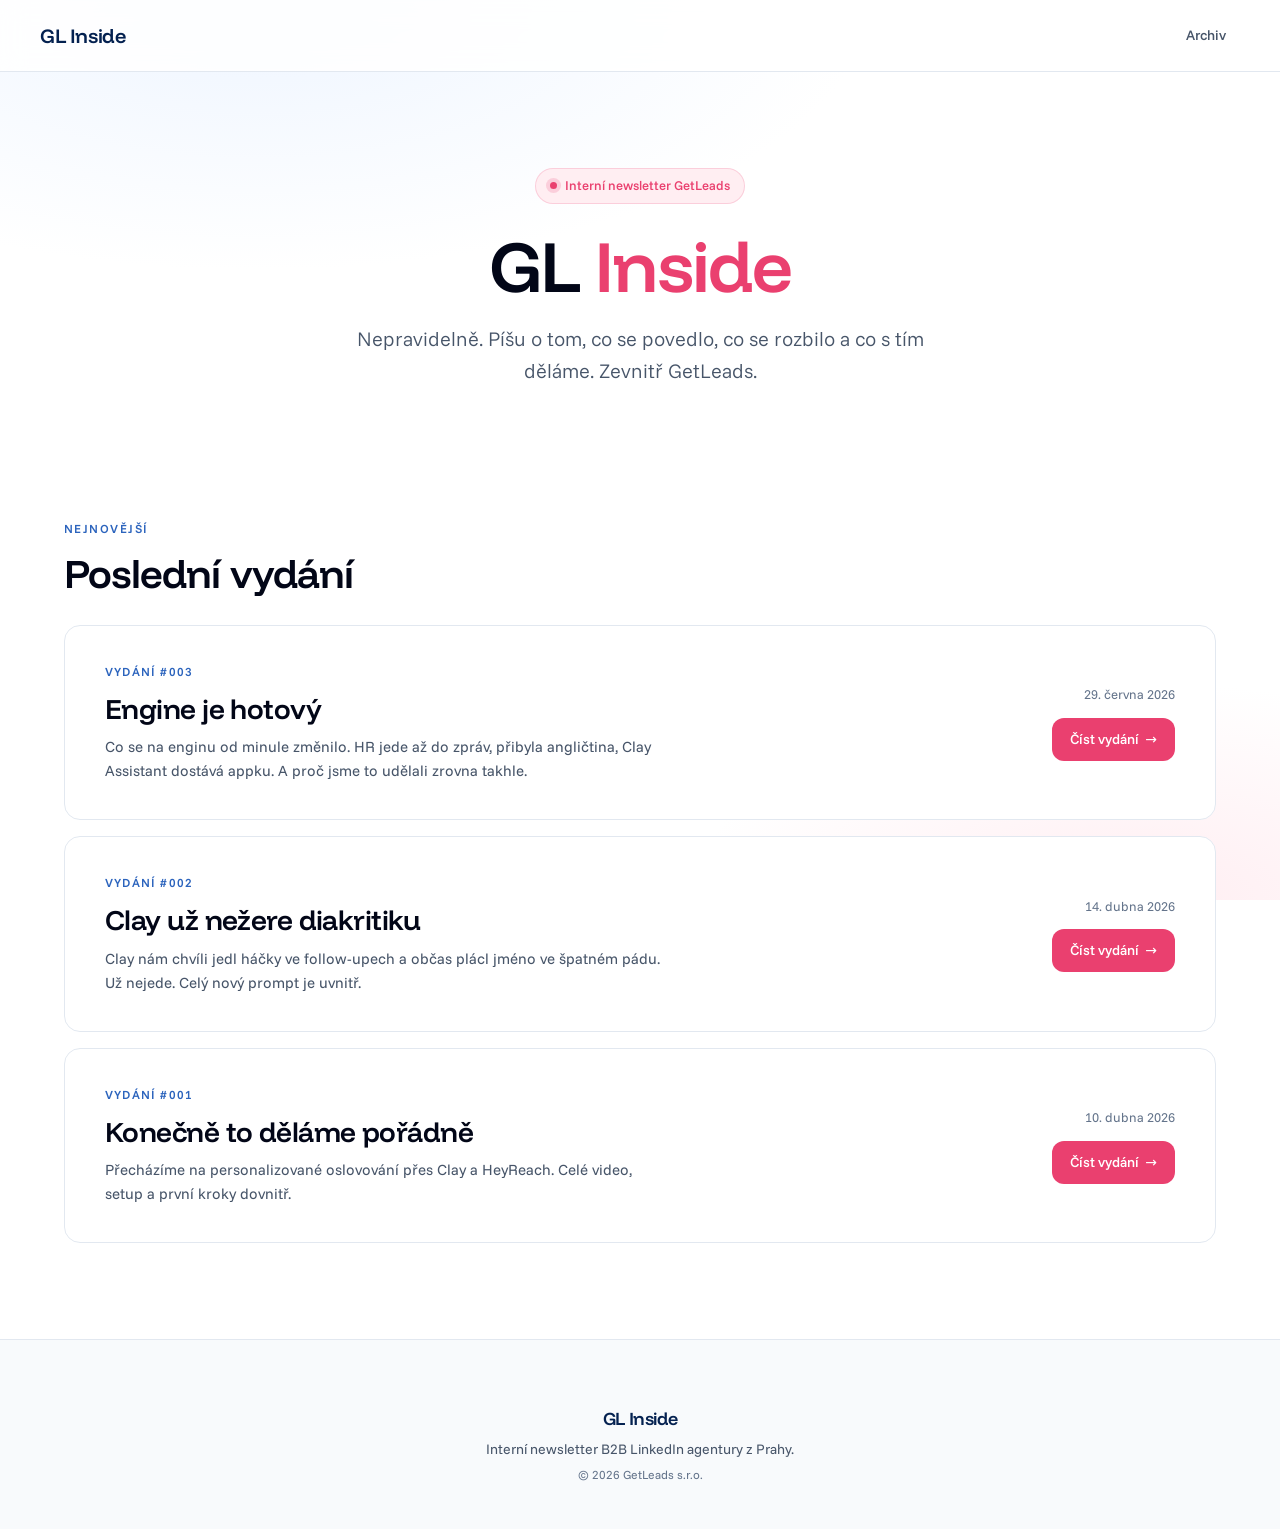
<file: index.html>
<!DOCTYPE html>
<html lang="cs">
<head>
  <meta charset="UTF-8">
  <meta name="viewport" content="width=device-width, initial-scale=1.0">
  <title>GL Inside - Newsletter Archív</title>
  <link rel="stylesheet" href="css/style.css">
</head>
<body>

  <!-- Background -->
  <div class="bg-canvas"></div>

  <!-- Navbar -->
  <nav class="navbar">
    <div class="navbar__inner">
      <a href="index.html" class="navbar__brand">
        <span class="navbar__logo">GL Inside</span>
      </a>
      <button class="navbar__hamburger" aria-label="Otevrit menu">
        <span></span>
        <span></span>
        <span></span>
      </button>
      <div class="navbar__links">
        <a href="#archiv" class="navbar__link">Archiv</a>
      </div>
    </div>
  </nav>

  <!-- Hero -->
  <header class="hero">
    <div class="hero__badge">
      <span class="hero__badge-dot"></span>
      Interní newsletter GetLeads
    </div>
    <h1 class="hero__title">
      GL <span class="accent">Inside</span>
    </h1>
    <p class="hero__subtitle">
      Nepravidelně. Píšu o tom, co se povedlo, co se rozbilo a co s tím děláme. Zevnitř GetLeads.
    </p>
  </header>

  <!-- Latest Issue -->
  <section class="section" id="archiv">
    <div class="section__header">
      <p class="section__label">Nejnovější</p>
      <h2 class="section__title">Poslední vydání</h2>
    </div>
    <a href="issues/003.html" class="latest-card glass">
      <div class="latest-card__left">
        <div class="latest-card__issue">Vydání #003</div>
        <h3 class="latest-card__title">Engine je hotový</h3>
        <p class="latest-card__desc">
          Co se na enginu od minule změnilo. HR jede až do zpráv, přibyla angličtina, Clay Assistant dostává appku. A proč jsme to udělali zrovna takhle.
        </p>
      </div>
      <div class="latest-card__right">
        <div class="latest-card__date">29. června 2026</div>
        <span class="latest-card__cta">Číst vydání <span class="latest-card__arrow">&rarr;</span></span>
      </div>
    </a>

    <a href="issues/002.html" class="latest-card glass" style="margin-top: 16px;">
      <div class="latest-card__left">
        <div class="latest-card__issue">Vydání #002</div>
        <h3 class="latest-card__title">Clay už nežere diakritiku</h3>
        <p class="latest-card__desc">
          Clay nám chvíli jedl háčky ve follow-upech a občas plácl jméno ve špatném pádu. Už nejede. Celý nový prompt je uvnitř.
        </p>
      </div>
      <div class="latest-card__right">
        <div class="latest-card__date">14. dubna 2026</div>
        <span class="latest-card__cta">Číst vydání <span class="latest-card__arrow">&rarr;</span></span>
      </div>
    </a>

    <a href="issues/001.html" class="latest-card glass" style="margin-top: 16px;">
      <div class="latest-card__left">
        <div class="latest-card__issue">Vydání #001</div>
        <h3 class="latest-card__title">Konečně to děláme pořádně</h3>
        <p class="latest-card__desc">
          Přecházíme na personalizované oslovování přes Clay a HeyReach. Celé video, setup a první kroky dovnitř.
        </p>
      </div>
      <div class="latest-card__right">
        <div class="latest-card__date">10. dubna 2026</div>
        <span class="latest-card__cta">Číst vydání <span class="latest-card__arrow">&rarr;</span></span>
      </div>
    </a>
  </section>

  <!-- Footer -->
  <footer class="footer">
    <p class="footer__brand">GL Inside</p>
    <p class="footer__tagline">Interní newsletter B2B LinkedIn agentury z Prahy.</p>
    <p class="footer__copy">&copy; 2026 GetLeads s.r.o.</p>
  </footer>

  <script>
    document.querySelector('.navbar__hamburger').addEventListener('click', function () {
      this.classList.toggle('is-open');
      document.querySelector('.navbar__links').classList.toggle('is-open');
    });
  </script>
</body>
</html>
</file>
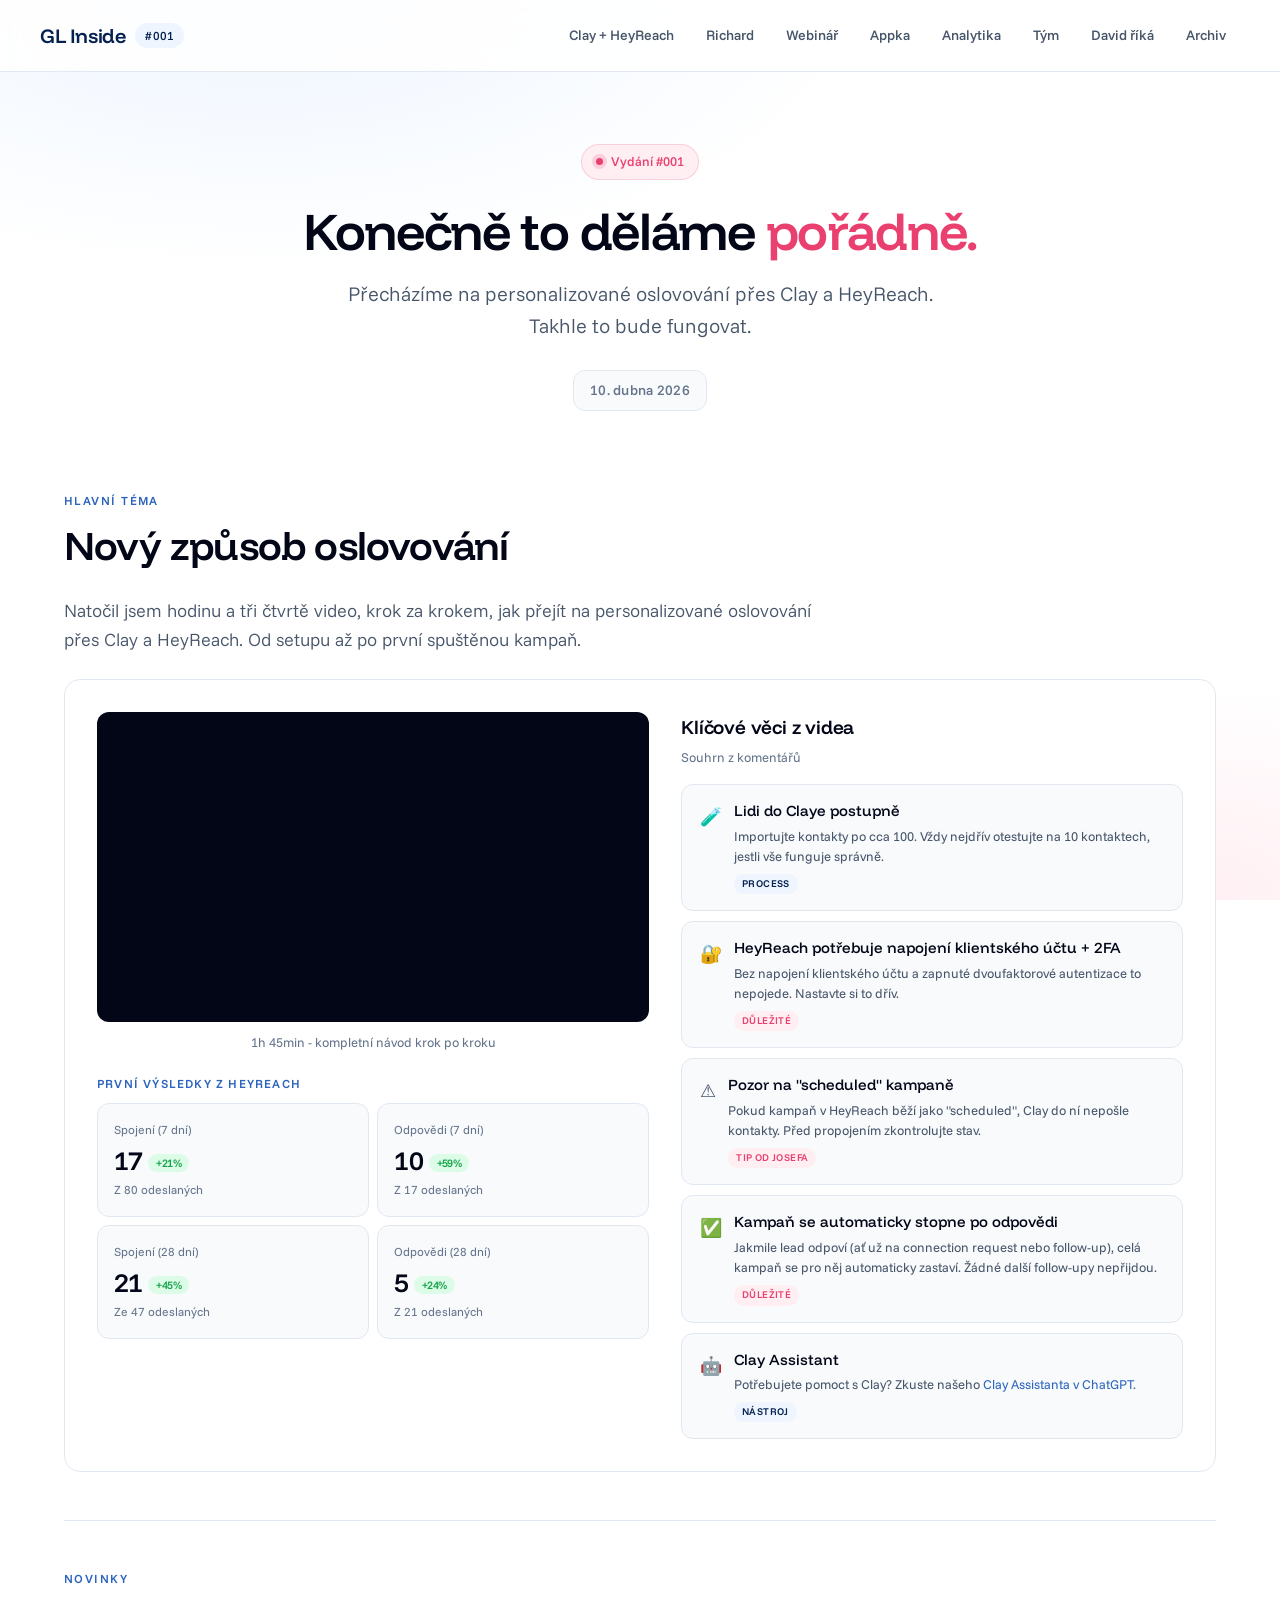
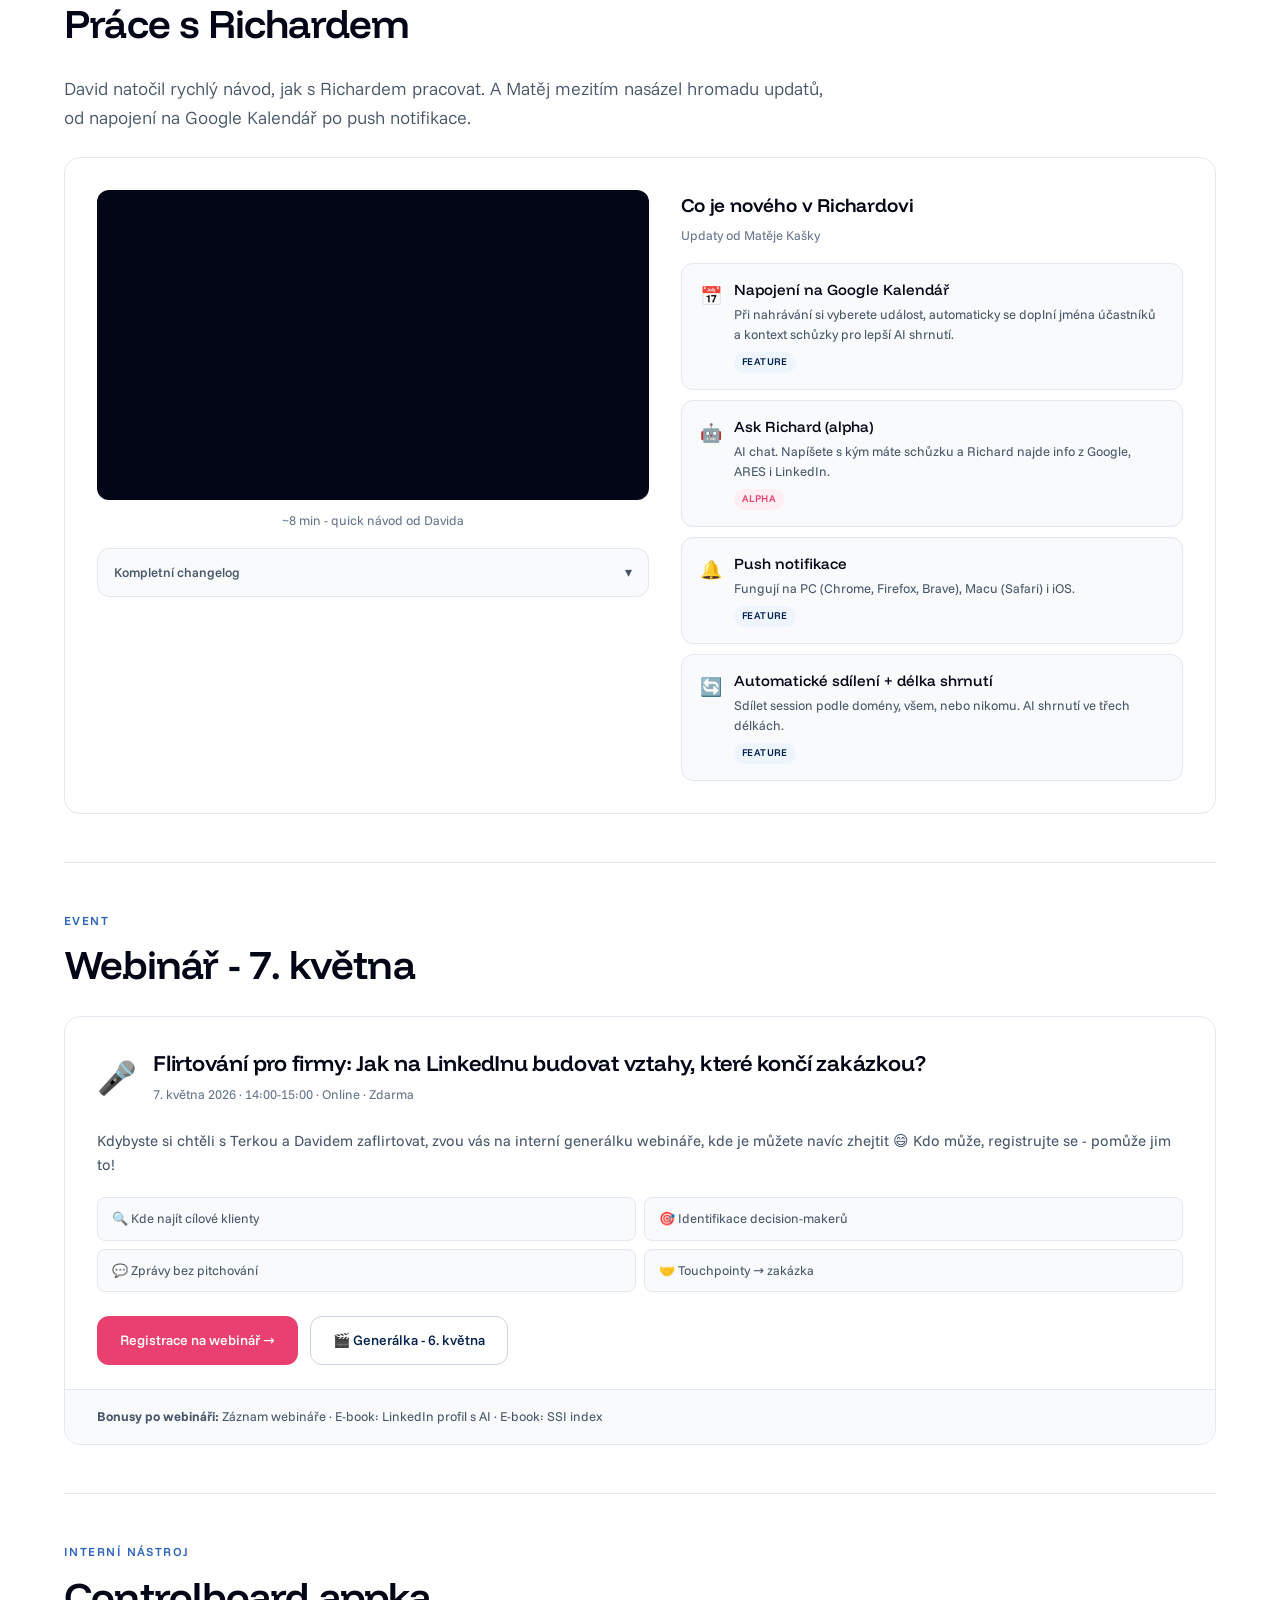
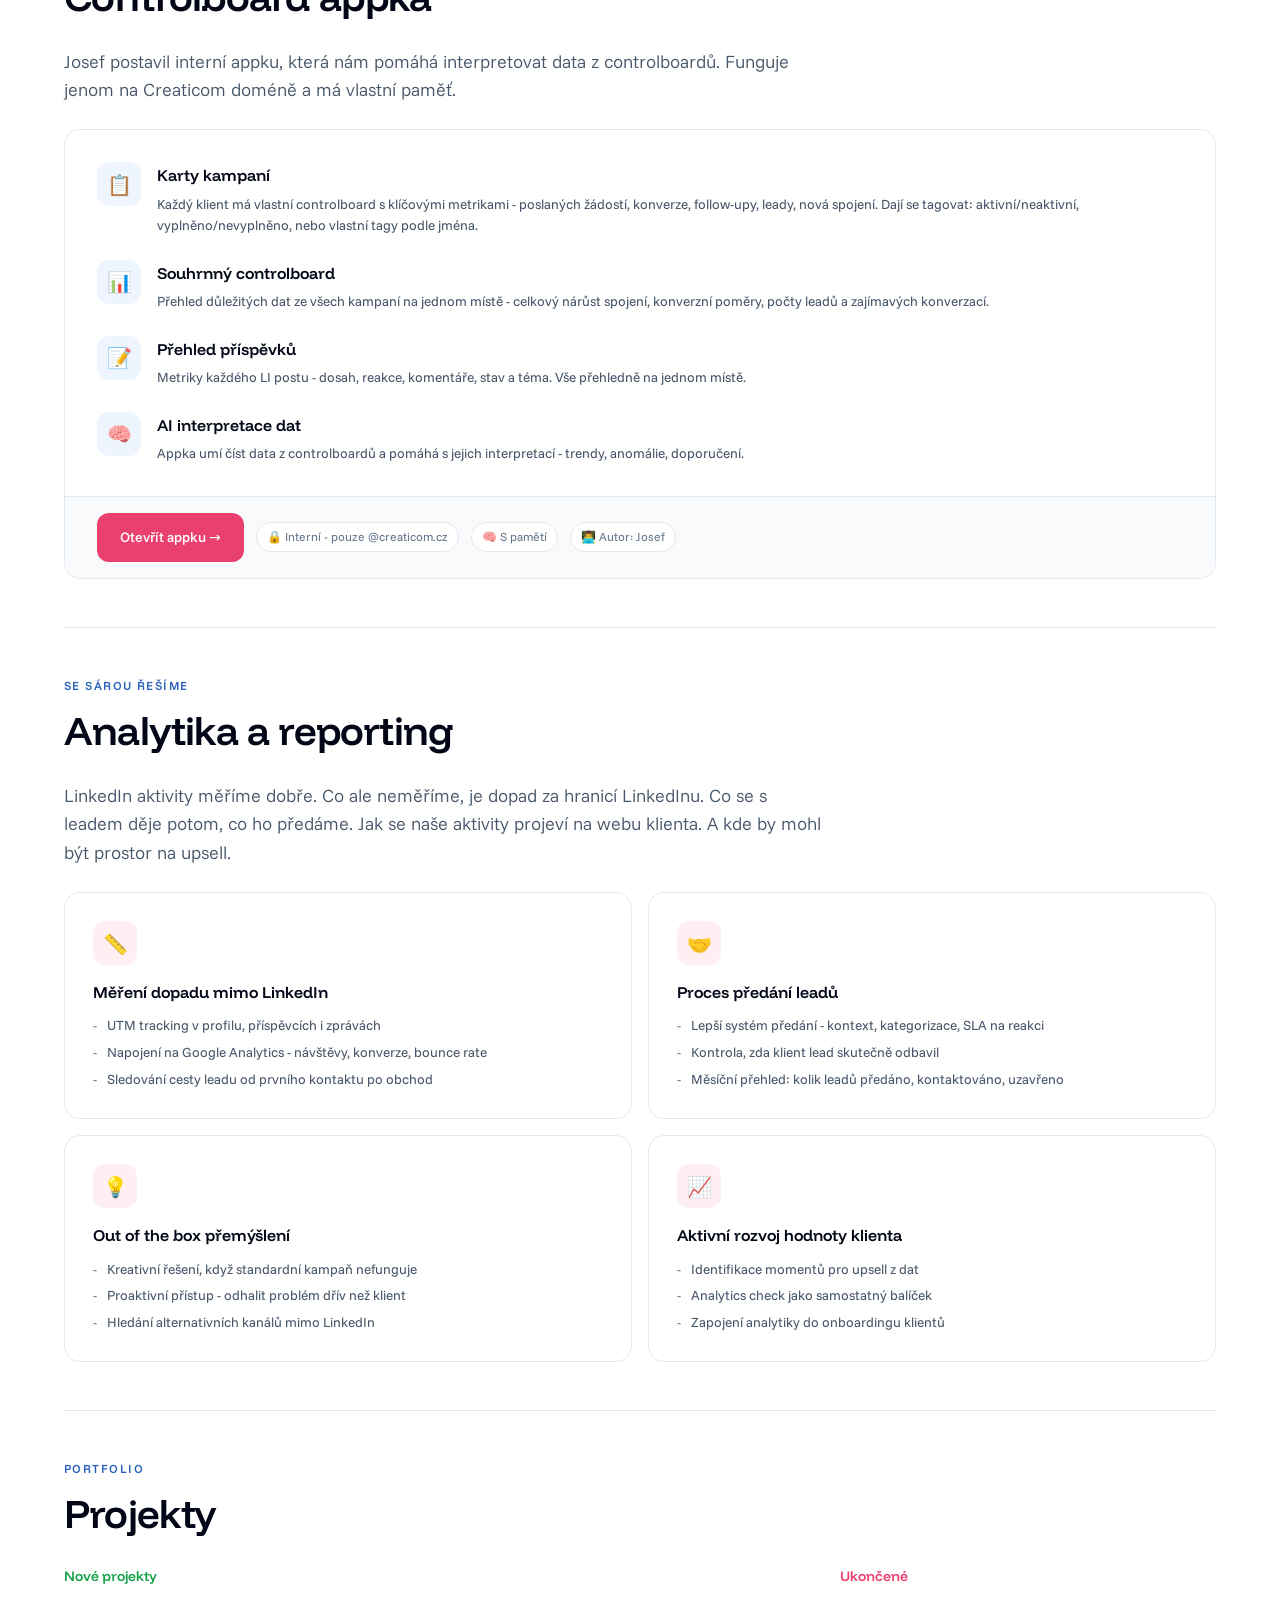
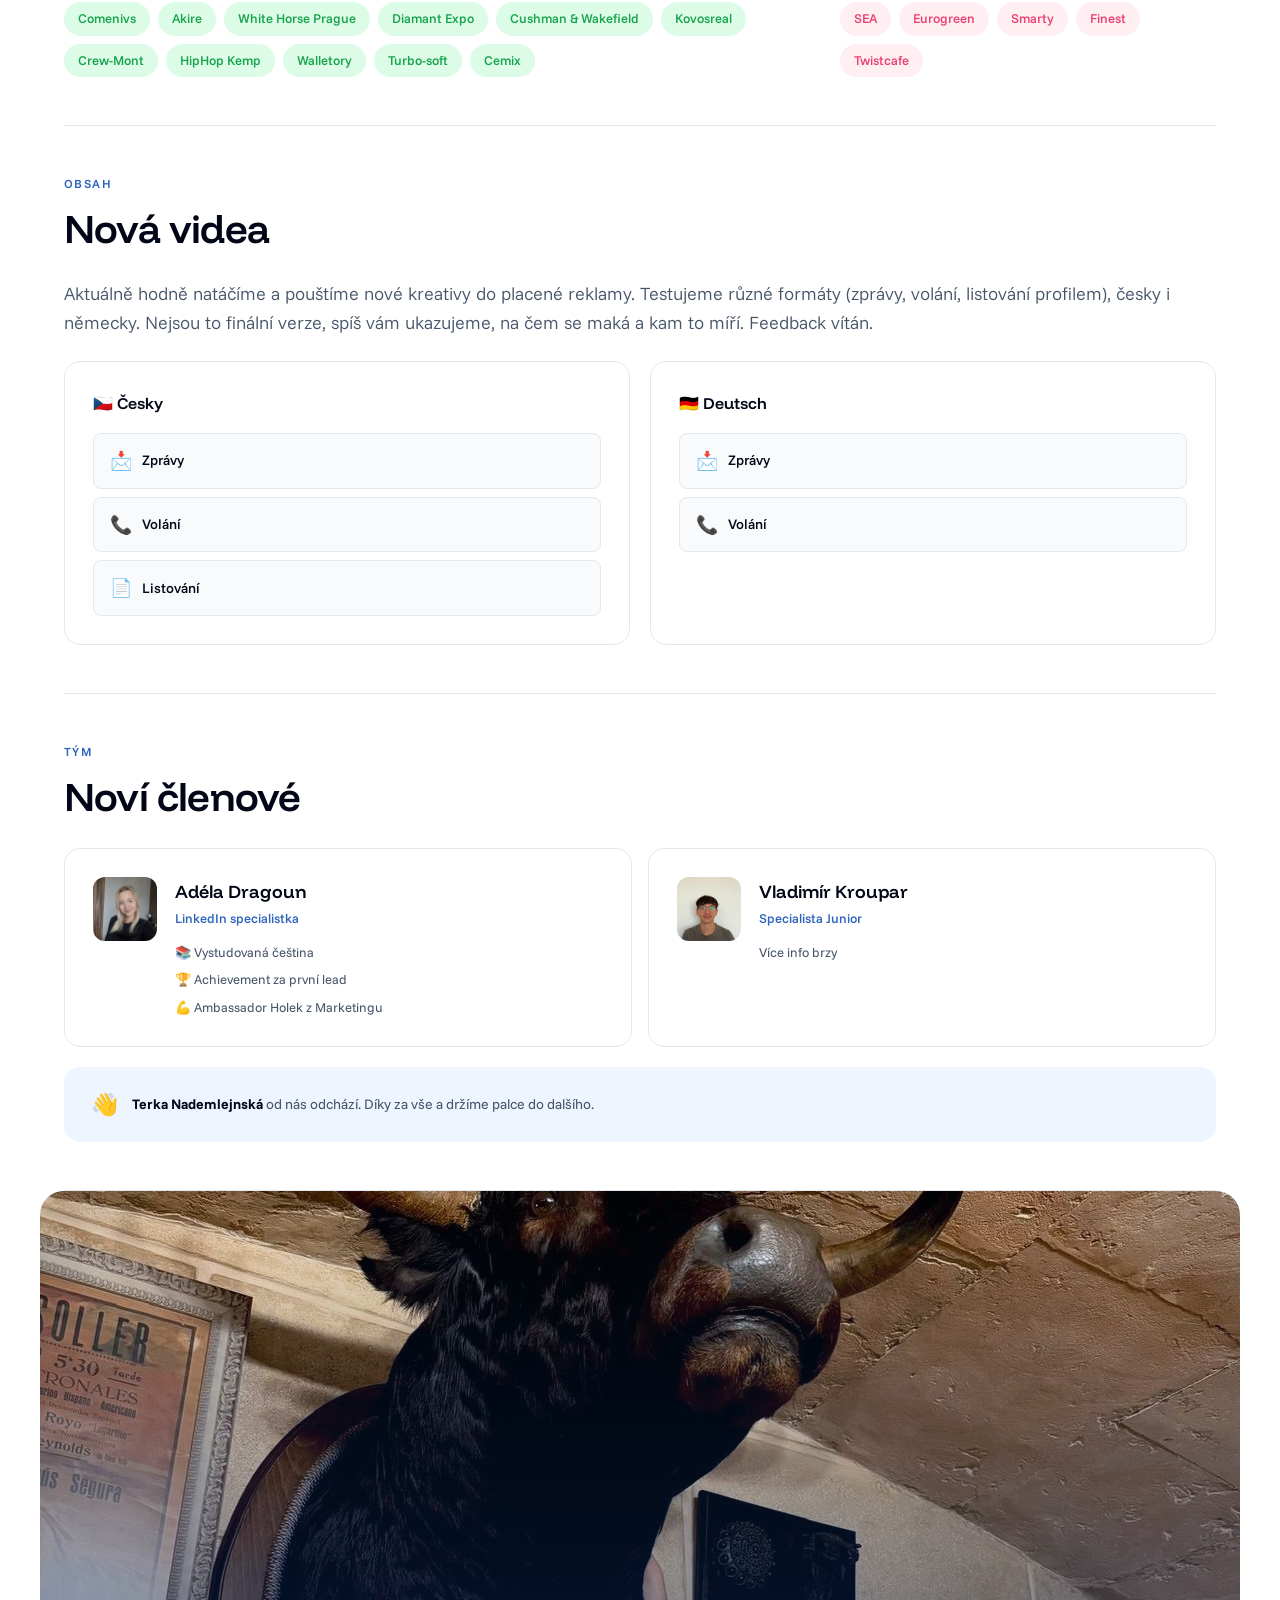
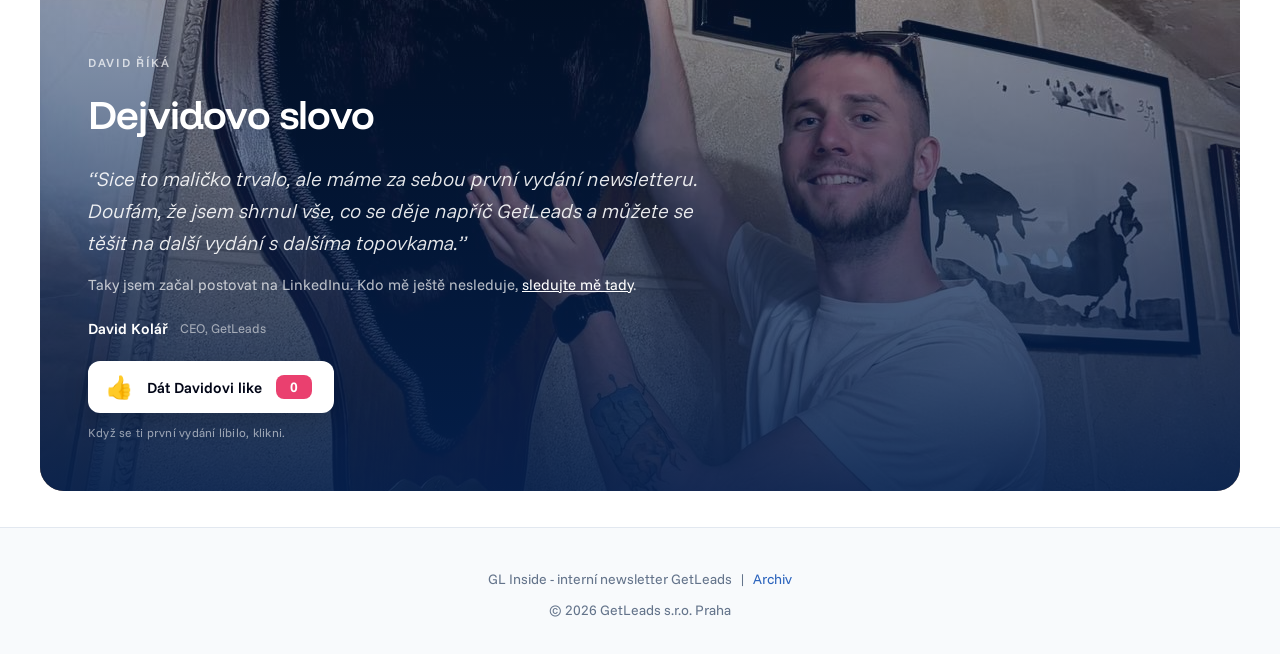
<file: issues/001.html>
<!DOCTYPE html>
<html lang="cs">
<head>
  <meta charset="UTF-8">
  <meta name="viewport" content="width=device-width, initial-scale=1.0">
  <title>GL Inside #001 - Konečně to děláme pořádně</title>
  <link rel="stylesheet" href="../css/style.css">
  <style>
    /* --- Status colors (semantic) --- */
    :root {
      --color-success: #16A34A;
      --color-success-bg: #DCFCE7;
      --color-warn: #F59E0B;
      --color-warn-bg: #FEF3C7;
    }

    /* --- Compact hero override --- */
    .hero--compact {
      padding: 72px 24px 32px;
    }
    .hero--compact .hero__title {
      font-size: clamp(32px, 6vw, 52px);
    }

    /* --- Article intro --- */
    .intro-text {
      font-size: clamp(16px, 2vw, 18px);
      font-weight: 300;
      line-height: 1.6;
      color: var(--color-text-secondary);
      max-width: 760px;
      margin-bottom: 24px;
    }

    /* --- News card: video + points grid --- */
    .news-card {
      padding: 32px;
      display: grid;
      grid-template-columns: 1.1fr 1fr;
      gap: 32px;
      align-items: start;
    }
    @media (max-width: 900px) {
      .news-card { grid-template-columns: 1fr; padding: 24px; }
    }

    .news-card__video iframe {
      display: block;
      width: 100%;
      aspect-ratio: 16 / 9;
      border: none;
      border-radius: var(--radius-lg);
      background: var(--color-slate-darkest);
    }
    .news-card__video-caption {
      margin-top: 10px;
      font-size: 13px;
      color: var(--color-text-muted);
      text-align: center;
    }

    /* --- Points (right column) --- */
    .points-header { margin-bottom: 16px; }
    .points-header h3 {
      font-family: var(--font-display);
      font-size: 19px;
      font-weight: 600;
      color: var(--color-slate-darkest);
      letter-spacing: -0.01em;
    }
    .points-header p {
      font-size: 13px;
      color: var(--color-text-muted);
      margin-top: 4px;
    }
    .points { display: flex; flex-direction: column; gap: 10px; }
    .point {
      padding: 16px 18px;
      display: flex;
      align-items: flex-start;
      gap: 12px;
      background: var(--color-bg-subtle);
      border: 1px solid var(--color-border);
      border-radius: var(--radius-lg);
      transition: border-color 0.15s ease, background 0.15s ease;
    }
    .point:hover {
      background: var(--color-sky-blue-lightest);
      border-color: var(--color-sky-blue-light);
    }
    .point__icon { font-size: 18px; flex-shrink: 0; margin-top: 1px; }
    .point__body h4 {
      font-family: var(--font-display);
      font-size: 15px;
      font-weight: 500;
      color: var(--color-slate-darkest);
      margin-bottom: 4px;
      line-height: 1.35;
    }
    .point__body p {
      font-size: 13px;
      line-height: 1.55;
      color: var(--color-text-secondary);
    }
    .point__tag {
      display: inline-block;
      margin-top: 8px;
      padding: 2px 8px;
      border-radius: var(--radius-full);
      font-size: 10px;
      font-weight: 600;
      letter-spacing: 0.04em;
      text-transform: uppercase;
    }
    .point__tag--blue {
      background: var(--color-sky-blue-lightest);
      color: var(--color-sky-blue-darkest);
    }
    .point__tag--pink {
      background: var(--color-rose-lightest);
      color: var(--color-rose);
    }

    /* --- Webinar card --- */
    .webinar-card { padding: 0; overflow: hidden; }
    .webinar-card__header {
      display: flex;
      align-items: flex-start;
      gap: 16px;
      padding: 32px 32px 0;
    }
    .webinar-card__emoji { font-size: 32px; flex-shrink: 0; margin-top: 2px; }
    .webinar-card__title {
      font-family: var(--font-display);
      font-size: clamp(18px, 2.5vw, 22px);
      font-weight: 600;
      color: var(--color-slate-darkest);
      letter-spacing: -0.01em;
      line-height: 1.3;
      margin-bottom: 6px;
    }
    .webinar-card__meta {
      font-size: 13px;
      color: var(--color-text-muted);
    }
    .webinar-card__body { padding: 24px 32px; }
    .webinar-card__desc {
      font-size: 15px;
      line-height: 1.6;
      color: var(--color-text-secondary);
      margin-bottom: 20px;
    }
    .webinar-card__topics {
      display: grid;
      grid-template-columns: 1fr 1fr;
      gap: 8px;
      margin-bottom: 24px;
    }
    .webinar-card__topic {
      font-size: 13px;
      color: var(--color-text-secondary);
      padding: 10px 14px;
      background: var(--color-bg-subtle);
      border: 1px solid var(--color-border);
      border-radius: var(--radius-md);
    }
    .webinar-card__actions {
      display: flex;
      gap: 12px;
      flex-wrap: wrap;
    }
    .webinar-card__btn {
      display: inline-flex;
      align-items: center;
      gap: 6px;
      padding: 12px 22px;
      border-radius: var(--radius-lg);
      font-size: 14px;
      font-weight: 500;
      text-decoration: none;
      transition: background 0.15s ease, transform 0.15s ease, box-shadow 0.15s ease;
      border: 1px solid transparent;
    }
    .webinar-card__btn--primary {
      background: var(--color-rose);
      color: #fff;
    }
    .webinar-card__btn--primary:hover {
      background: var(--color-rose-hover);
      transform: translateY(-1px);
      box-shadow: var(--shadow-accent);
      color: #fff;
    }
    .webinar-card__btn--secondary {
      background: var(--color-bg-primary);
      color: var(--color-sky-blue-darkest);
      border-color: var(--color-border-strong);
    }
    .webinar-card__btn--secondary:hover {
      background: var(--color-sky-blue-lightest);
      border-color: var(--color-sky-blue);
      color: var(--color-sky-blue-darkest);
    }
    .webinar-card__bonus {
      padding: 16px 32px;
      background: var(--color-bg-subtle);
      border-top: 1px solid var(--color-border);
      font-size: 13px;
      color: var(--color-text-secondary);
    }
    @media (max-width: 600px) {
      .webinar-card__header { padding: 24px 20px 0; }
      .webinar-card__body { padding: 20px; }
      .webinar-card__bonus { padding: 14px 20px; }
      .webinar-card__topics { grid-template-columns: 1fr; }
      .webinar-card__actions { flex-direction: column; align-items: stretch; }
      .webinar-card__btn { justify-content: center; }
    }

    /* --- Analytics grid --- */
    .analytics-grid {
      display: grid;
      grid-template-columns: repeat(2, 1fr);
      gap: 16px;
    }
    .analytics-card {
      padding: 28px;
      transition: border-color 0.2s ease, box-shadow 0.2s ease, transform 0.2s ease;
    }
    .analytics-card:hover {
      transform: translateY(-2px);
      border-color: var(--color-sky-blue-light);
      box-shadow: var(--shadow-md);
    }
    .analytics-card__icon {
      font-size: 20px;
      display: inline-flex;
      width: 44px;
      height: 44px;
      align-items: center;
      justify-content: center;
      background: var(--color-rose-lightest);
      color: var(--color-rose);
      border-radius: var(--radius-lg);
      margin-bottom: 14px;
    }
    .analytics-card__title {
      font-family: var(--font-display);
      font-size: 16px;
      font-weight: 600;
      color: var(--color-slate-darkest);
      margin-bottom: 10px;
    }
    .analytics-card__list {
      list-style: none;
      padding: 0;
      display: flex;
      flex-direction: column;
      gap: 6px;
    }
    .analytics-card__list li {
      font-size: 13.5px;
      color: var(--color-text-secondary);
      line-height: 1.55;
      padding-left: 14px;
      position: relative;
    }
    .analytics-card__list li::before {
      content: '-';
      position: absolute;
      left: 0;
      color: var(--color-text-muted);
    }
    @media (max-width: 768px) {
      .analytics-grid { grid-template-columns: 1fr; }
    }

    /* --- Videos --- */
    .videos-grid {
      display: grid;
      grid-template-columns: 1fr 1fr;
      gap: 20px;
    }
    .videos-col { padding: 28px; }
    .videos-col__title {
      font-family: var(--font-display);
      font-size: 16px;
      font-weight: 600;
      color: var(--color-slate-darkest);
      margin-bottom: 16px;
    }
    .videos-list { display: flex; flex-direction: column; gap: 8px; }
    .video-item {
      display: flex;
      align-items: center;
      gap: 10px;
      padding: 12px 16px;
      background: var(--color-bg-subtle);
      border: 1px solid var(--color-border);
      border-radius: var(--radius-md);
      text-decoration: none;
      transition: background 0.15s ease, border-color 0.15s ease;
    }
    .video-item:hover {
      background: var(--color-sky-blue-lightest);
      border-color: var(--color-sky-blue-light);
    }
    .video-item__icon { font-size: 18px; }
    .video-item__name {
      font-size: 14px;
      font-weight: 500;
      color: var(--color-slate-darkest);
    }
    .video-item:hover .video-item__name {
      color: var(--color-sky-blue-darkest);
    }
    @media (max-width: 600px) {
      .videos-grid { grid-template-columns: 1fr; }
    }

    /* --- Projects --- */
    .projects-grid {
      display: grid;
      grid-template-columns: 2fr 1fr;
      gap: 24px;
    }
    .projects-col__title {
      font-family: var(--font-display);
      font-size: 14px;
      font-weight: 600;
      margin-bottom: 14px;
    }
    .projects-col__title--green { color: var(--color-success); }
    .projects-col__title--red { color: var(--color-rose); }
    .projects-list { display: flex; flex-wrap: wrap; gap: 8px; }
    .project-chip {
      padding: 6px 14px;
      border-radius: var(--radius-full);
      font-size: 13px;
      font-weight: 500;
    }
    .project-chip--green {
      background: var(--color-success-bg);
      color: var(--color-success);
    }
    .project-chip--red {
      background: var(--color-rose-lightest);
      color: var(--color-rose);
    }
    @media (max-width: 600px) {
      .projects-grid { grid-template-columns: 1fr; }
    }

    /* --- App card --- */
    .app-card { padding: 0; overflow: hidden; }
    .app-card__features {
      padding: 32px;
      display: flex;
      flex-direction: column;
      gap: 24px;
    }
    .app-feature {
      display: flex;
      gap: 16px;
      align-items: flex-start;
    }
    .app-feature__icon {
      font-size: 20px;
      flex-shrink: 0;
      width: 44px;
      height: 44px;
      display: flex;
      align-items: center;
      justify-content: center;
      background: var(--color-sky-blue-lightest);
      color: var(--color-sky-blue-darkest);
      border-radius: var(--radius-lg);
    }
    .app-feature__title {
      font-family: var(--font-display);
      font-size: 16px;
      font-weight: 600;
      color: var(--color-slate-darkest);
      margin-bottom: 4px;
    }
    .app-feature__desc {
      font-size: 13.5px;
      line-height: 1.6;
      color: var(--color-text-secondary);
    }
    .app-card__footer {
      padding: 16px 32px;
      background: var(--color-bg-subtle);
      border-top: 1px solid var(--color-border);
      display: flex;
      align-items: center;
      gap: 12px;
      flex-wrap: wrap;
      justify-content: flex-start;
    }
    .app-card__tag {
      font-size: 12px;
      color: var(--color-text-muted);
      padding: 4px 10px;
      background: var(--color-bg-primary);
      border: 1px solid var(--color-border);
      border-radius: var(--radius-full);
    }
    @media (max-width: 600px) {
      .app-card__features { padding: 24px 20px; }
      .app-card__footer { padding: 14px 20px; }
    }

    /* --- Changelog accordion --- */
    .changelog {
      margin-top: 16px;
      border-radius: var(--radius-lg);
    }
    .changelog__toggle {
      display: flex;
      align-items: center;
      justify-content: space-between;
      padding: 12px 16px;
      font-size: 13px;
      font-weight: 500;
      color: var(--color-text-secondary);
      cursor: pointer;
      background: var(--color-bg-subtle);
      border: 1px solid var(--color-border);
      border-radius: var(--radius-lg);
      transition: background 0.15s ease;
      list-style: none;
    }
    .changelog__toggle::-webkit-details-marker { display: none; }
    .changelog__toggle:hover {
      background: var(--color-sky-blue-lightest);
      color: var(--color-sky-blue-darkest);
    }
    .changelog__arrow {
      transition: transform 0.2s ease;
      font-size: 14px;
    }
    .changelog[open] .changelog__arrow { transform: rotate(180deg); }
    .changelog[open] .changelog__toggle {
      border-radius: var(--radius-lg) var(--radius-lg) 0 0;
      border-bottom-color: transparent;
    }
    .changelog__content {
      padding: 16px 18px 20px;
      background: var(--color-bg-subtle);
      border: 1px solid var(--color-border);
      border-top: none;
      border-radius: 0 0 var(--radius-lg) var(--radius-lg);
    }
    .changelog__group { margin-bottom: 16px; }
    .changelog__group:last-child { margin-bottom: 0; }
    .changelog__date {
      font-size: 11px;
      font-weight: 600;
      text-transform: uppercase;
      letter-spacing: 0.08em;
      color: var(--color-sky-blue);
      margin-bottom: 6px;
    }
    .changelog__content ul {
      list-style: none;
      padding: 0;
      display: flex;
      flex-direction: column;
      gap: 4px;
    }
    .changelog__content li {
      font-size: 13px;
      color: var(--color-text-secondary);
      line-height: 1.5;
      padding-left: 12px;
      position: relative;
    }
    .changelog__content li::before {
      content: '-';
      position: absolute;
      left: 0;
      color: var(--color-text-muted);
    }

    /* --- Stats mini --- */
    .stat-mini {
      padding: 16px;
      background: var(--color-bg-subtle);
      border: 1px solid var(--color-border);
      border-radius: var(--radius-lg);
    }
    .stat-mini__label {
      font-size: 12px;
      color: var(--color-text-muted);
      margin-bottom: 8px;
    }
    .stat-mini__value {
      font-family: var(--font-display);
      font-size: 26px;
      font-weight: 600;
      color: var(--color-slate-darkest);
      line-height: 1;
      margin-bottom: 6px;
      letter-spacing: -0.02em;
    }
    .stat-mini__badge {
      font-family: var(--font-body);
      font-size: 11px;
      font-weight: 600;
      color: var(--color-success);
      background: var(--color-success-bg);
      padding: 2px 8px;
      border-radius: var(--radius-full);
      vertical-align: middle;
    }
    .stat-mini__sub {
      font-size: 12px;
      color: var(--color-text-muted);
    }

    /* --- David hero (photo section, dark overlay allowed per brand for imagery) --- */
    .david-hero {
      position: relative;
      border-radius: var(--radius-2xl);
      overflow: hidden;
      max-width: 1200px;
      margin: 0 auto 36px;
      aspect-ratio: 4 / 3;
      display: flex;
      align-items: flex-end;
    }
    .david-hero__bg {
      position: absolute;
      inset: 0;
      width: 100%;
      height: 100%;
      object-fit: cover;
      object-position: center center;
    }
    .david-hero__overlay {
      position: absolute;
      inset: 0;
      background: linear-gradient(to top, rgba(4, 33, 80, 0.92) 0%, rgba(4, 33, 80, 0.45) 55%, rgba(4, 33, 80, 0.05) 100%);
    }
    .david-hero__content {
      position: relative;
      z-index: 1;
      padding: 48px;
      max-width: 720px;
    }
    .david-hero__label {
      font-size: 12px;
      font-weight: 600;
      text-transform: uppercase;
      letter-spacing: 0.14em;
      color: rgba(255, 255, 255, 0.7);
      margin-bottom: 8px;
    }
    .david-hero__title {
      font-family: var(--font-display);
      font-size: clamp(28px, 4vw, 40px);
      font-weight: 600;
      color: #fff;
      letter-spacing: -0.02em;
      margin-bottom: 16px;
    }
    .david-hero__quote {
      font-family: var(--font-body);
      font-size: clamp(16px, 2vw, 20px);
      font-style: italic;
      font-weight: 300;
      line-height: 1.6;
      color: rgba(255, 255, 255, 0.9);
      margin-bottom: 14px;
    }
    .david-hero__cta {
      font-size: 15px;
      color: rgba(255, 255, 255, 0.7);
      margin-bottom: 20px;
      line-height: 1.6;
    }
    .david-hero__cta a {
      color: #fff;
      text-decoration: underline;
    }
    .david-hero__sig {
      display: flex;
      gap: 12px;
      align-items: center;
      margin-bottom: 16px;
    }
    .david-hero__sig-name {
      font-size: 15px;
      font-weight: 600;
      color: #fff;
    }
    .david-hero__sig-role {
      font-size: 13px;
      color: rgba(255, 255, 255, 0.55);
    }
    @media (max-width: 768px) {
      .david-hero {
        aspect-ratio: auto;
        min-height: 520px;
        border-radius: 0;
        margin-left: -16px;
        margin-right: -16px;
      }
      .david-hero__content { padding: 28px 20px; }
    }

    /* --- Team --- */
    .team-grid {
      display: grid;
      grid-template-columns: repeat(auto-fit, minmax(320px, 1fr));
      gap: 16px;
      margin-bottom: 20px;
    }
    .team-card {
      padding: 28px;
      display: flex;
      gap: 18px;
      align-items: flex-start;
      transition: border-color 0.2s ease, box-shadow 0.2s ease, transform 0.2s ease;
    }
    .team-card:hover {
      transform: translateY(-2px);
      border-color: var(--color-sky-blue-light);
      box-shadow: var(--shadow-md);
    }
    .team-card__avatar {
      width: 64px;
      height: 64px;
      border-radius: var(--radius-lg);
      object-fit: cover;
      flex-shrink: 0;
    }
    .team-card__name {
      font-family: var(--font-display);
      font-size: 18px;
      font-weight: 600;
      color: var(--color-slate-darkest);
      margin-bottom: 2px;
    }
    .team-card__role {
      font-size: 13px;
      font-weight: 500;
      color: var(--color-sky-blue);
      margin-bottom: 12px;
    }
    .team-card__points {
      list-style: none;
      padding: 0;
      display: flex;
      flex-direction: column;
      gap: 6px;
    }
    .team-card__points li {
      font-size: 13px;
      color: var(--color-text-secondary);
    }
    .team-farewell {
      display: flex;
      align-items: center;
      gap: 14px;
      padding: 20px 26px;
      border-radius: var(--radius-xl);
      font-size: 14px;
      color: var(--color-text-secondary);
      line-height: 1.5;
      background: var(--color-sky-blue-lightest);
      border-color: transparent;
    }
    .team-farewell__icon {
      font-size: 22px;
      flex-shrink: 0;
    }
    .team-farewell strong {
      color: var(--color-slate-darkest);
    }
    @media (max-width: 768px) {
      .team-grid { grid-template-columns: 1fr; }
    }

    /* --- Like button (placed on dark hero, so light fill) --- */
    .like-david {
      margin-top: 4px;
      display: inline-flex;
      align-items: center;
      gap: 14px;
      padding: 12px 22px 12px 18px;
      background: #fff;
      color: var(--color-slate-darkest);
      border: none;
      border-radius: var(--radius-lg);
      font-family: var(--font-body);
      font-size: 15px;
      font-weight: 600;
      cursor: pointer;
      transition: transform 0.15s ease, box-shadow 0.15s ease;
      box-shadow: 0 8px 24px rgba(0, 0, 0, 0.18);
    }
    .like-david:hover {
      transform: translateY(-2px);
      box-shadow: 0 12px 32px rgba(0, 0, 0, 0.25);
    }
    .like-david:active { transform: translateY(0) scale(0.98); }
    .like-david__emoji {
      font-size: 22px;
      display: inline-block;
      transition: transform 0.3s ease;
    }
    .like-david--clicked .like-david__emoji {
      animation: likePulseD 0.5s ease;
    }
    @keyframes likePulseD {
      0%   { transform: scale(1) rotate(0); }
      40%  { transform: scale(1.4) rotate(-14deg); }
      70%  { transform: scale(1.15) rotate(12deg); }
      100% { transform: scale(1) rotate(0); }
    }
    .like-david__count {
      min-width: 36px;
      padding: 3px 12px;
      background: var(--color-rose);
      color: #fff;
      border-radius: var(--radius-md);
      font-size: 14px;
      font-variant-numeric: tabular-nums;
      font-weight: 700;
      letter-spacing: -0.01em;
    }
    .like-david__hint {
      display: block;
      margin-top: 10px;
      font-size: 12px;
      color: rgba(255, 255, 255, 0.55);
      letter-spacing: 0.02em;
    }

    /* --- Issue footer override (inherits from style.css) --- */
    .footer--tight {
      padding: 40px 24px 28px;
      margin-top: 24px;
    }

    @media (max-width: 768px) {
      .hero--compact { padding: 56px 16px 28px; }
    }
  </style>
</head>
<body>

  <!-- Background -->
  <div class="bg-canvas"></div>

  <!-- Navbar -->
  <nav class="navbar">
    <div class="navbar__inner">
      <a href="../index.html" class="navbar__brand">
        <span class="navbar__logo">GL Inside</span>
        <span class="navbar__issue">#001</span>
      </a>
      <button class="navbar__hamburger" aria-label="Otevrit menu">
        <span></span>
        <span></span>
        <span></span>
      </button>
      <div class="navbar__links">
        <a href="#clay-heyreach" class="navbar__link">Clay + HeyReach</a>
        <a href="#richard" class="navbar__link">Richard</a>
        <a href="#webinar" class="navbar__link">Webinář</a>
        <a href="#appka" class="navbar__link">Appka</a>
        <a href="#analytika" class="navbar__link">Analytika</a>
        <a href="#tym" class="navbar__link">Tým</a>
        <a href="#david" class="navbar__link">David říká</a>
        <a href="../index.html" class="navbar__link">Archiv</a>
      </div>
    </div>
  </nav>

  <!-- Hero -->
  <header class="hero hero--compact">
    <div class="hero__badge">
      <span class="hero__badge-dot"></span>
      Vydání #001
    </div>
    <h1 class="hero__title">
      Konečně to děláme <span class="accent">pořádně.</span>
    </h1>
    <p class="hero__subtitle">
      Přecházíme na personalizované oslovování přes Clay a HeyReach. Takhle to bude fungovat.
    </p>
    <div class="hero__date-badge">
      10. dubna 2026
    </div>
  </header>

  <!-- Clay + HeyReach — hlavní téma -->
  <section class="section" id="clay-heyreach">
    <div class="section__header">
      <p class="section__label">Hlavní téma</p>
      <h2 class="section__title">Nový způsob oslovování</h2>
    </div>

    <p class="intro-text">
      Natočil jsem hodinu a tři čtvrtě video, krok za krokem, jak přejít na personalizované oslovování přes Clay a HeyReach. Od setupu až po první spuštěnou kampaň.
    </p>

    <div class="news-card glass">
      <!-- Video -->
      <div class="news-card__video">
        <iframe
          src="https://www.youtube.com/embed/jrOPq4Cb2VU"
          title="Clay + HeyReach navod"
          allow="accelerometer; autoplay; clipboard-write; encrypted-media; gyroscope; picture-in-picture"
          allowfullscreen>
        </iframe>
        <p class="news-card__video-caption">1h 45min - kompletní návod krok po kroku</p>

        <div style="margin-top: 20px;">
          <p style="font-family: var(--font-body); font-size: 12px; font-weight: 600; text-transform: uppercase; letter-spacing: 0.1em; color: var(--color-sky-blue); margin-bottom: 10px;">První výsledky z HeyReach</p>
          <div style="display: grid; grid-template-columns: 1fr 1fr; gap: 8px;">
            <div class="stat-mini">
              <div class="stat-mini__label">Spojení (7 dní)</div>
              <div class="stat-mini__value">17 <span class="stat-mini__badge">+21%</span></div>
              <div class="stat-mini__sub">Z 80 odeslaných</div>
            </div>
            <div class="stat-mini">
              <div class="stat-mini__label">Odpovědi (7 dní)</div>
              <div class="stat-mini__value">10 <span class="stat-mini__badge">+59%</span></div>
              <div class="stat-mini__sub">Z 17 odeslaných</div>
            </div>
            <div class="stat-mini">
              <div class="stat-mini__label">Spojení (28 dní)</div>
              <div class="stat-mini__value">21 <span class="stat-mini__badge">+45%</span></div>
              <div class="stat-mini__sub">Ze 47 odeslaných</div>
            </div>
            <div class="stat-mini">
              <div class="stat-mini__label">Odpovědi (28 dní)</div>
              <div class="stat-mini__value">5 <span class="stat-mini__badge">+24%</span></div>
              <div class="stat-mini__sub">Z 21 odeslaných</div>
            </div>
          </div>
        </div>
      </div>

      <!-- Klíčové body -->
      <div>
        <div class="points-header">
          <h3>Klíčové věci z videa</h3>
          <p>Souhrn z komentářů</p>
        </div>
        <div class="points">
          <div class="point">
            <span class="point__icon">&#x1F9EA;</span>
            <div class="point__body">
              <h4>Lidi do Claye postupně</h4>
              <p>Importujte kontakty po cca 100. Vždy nejdřív otestujte na 10 kontaktech, jestli vše funguje správně.</p>
              <span class="point__tag point__tag--blue">PROCESS</span>
            </div>
          </div>
          <div class="point">
            <span class="point__icon">&#x1F510;</span>
            <div class="point__body">
              <h4>HeyReach potřebuje napojení klientského účtu + 2FA</h4>
              <p>Bez napojení klientského účtu a zapnuté dvoufaktorové autentizace to nepojede. Nastavte si to dřív.</p>
              <span class="point__tag point__tag--pink">DŮLEŽITÉ</span>
            </div>
          </div>
          <div class="point">
            <span class="point__icon">&#x26A0;&#xFE0F;</span>
            <div class="point__body">
              <h4>Pozor na "scheduled" kampaně</h4>
              <p>Pokud kampaň v HeyReach běží jako "scheduled", Clay do ní nepošle kontakty. Před propojením zkontrolujte stav.</p>
              <span class="point__tag point__tag--pink">TIP OD JOSEFA</span>
            </div>
          </div>
          <div class="point">
            <span class="point__icon">&#x2705;</span>
            <div class="point__body">
              <h4>Kampaň se automaticky stopne po odpovědi</h4>
              <p>Jakmile lead odpoví (ať už na connection request nebo follow-up), celá kampaň se pro něj automaticky zastaví. Žádné další follow-upy nepřijdou.</p>
              <span class="point__tag point__tag--pink">DŮLEŽITÉ</span>
            </div>
          </div>
          <div class="point">
            <span class="point__icon">&#x1F916;</span>
            <div class="point__body">
              <h4>Clay Assistant</h4>
              <p>Potřebujete pomoct s Clay? Zkuste našeho <a href="https://chatgpt.com/g/g-699868f02fd48191ba2586bf656e9349-clay-assistant" target="_blank">Clay Assistanta v ChatGPT</a>.</p>
              <span class="point__tag point__tag--blue">NÁSTROJ</span>
            </div>
          </div>
        </div>
      </div>
    </div>
  </section>

  <div class="divider"><div class="divider__line"></div></div>

  <!-- Richard -->
  <section class="section" id="richard">
    <div class="section__header">
      <p class="section__label">Novinky</p>
      <h2 class="section__title">Práce s Richardem</h2>
    </div>

    <p class="intro-text">
      David natočil rychlý návod, jak s Richardem pracovat. A Matěj mezitím nasázel hromadu updatů, od napojení na Google Kalendář po push notifikace.
    </p>

    <div class="news-card glass">
      <!-- Video -->
      <div class="news-card__video">
        <iframe
          src="https://www.youtube.com/embed/uesvX5FfQ3k"
          title="Práce s Richardem - návod"
          allow="accelerometer; autoplay; clipboard-write; encrypted-media; gyroscope; picture-in-picture"
          allowfullscreen>
        </iframe>
        <p class="news-card__video-caption">~8 min - quick návod od Davida</p>

        <details class="changelog">
          <summary class="changelog__toggle">
            <span>Kompletní changelog</span>
            <span class="changelog__arrow">&#x25BE;</span>
          </summary>
          <div class="changelog__content">
            <div class="changelog__group">
              <h5 class="changelog__date">27. března</h5>
              <ul>
                <li><strong>Fix:</strong> Nenačítání summarizací u speakerů</li>
                <li><strong>Fix:</strong> Špatná synchronizace mezi zařízeními</li>
                <li><strong>Fix:</strong> Automatické sdílení nefungovalo</li>
                <li><strong>Nové:</strong> Automatické sdílení - Doména / Všichni / Nesdílet</li>
                <li><strong>Nové:</strong> Délka AI shrnutí - Stručné / Normální / Podrobné</li>
              </ul>
            </div>
            <div class="changelog__group">
              <h5 class="changelog__date">3. dubna</h5>
              <ul>
                <li><strong>Alpha:</strong> Ask Richard - AI chat s vyhledáváním Google, ARES, LinkedIn</li>
                <li><strong>Alpha:</strong> Onboarding - základní verze</li>
                <li><em>Pozn:</em> Ask Richard na mobilu zatím rozbitý</li>
              </ul>
            </div>
            <div class="changelog__group">
              <h5 class="changelog__date">6. dubna</h5>
              <ul>
                <li><strong>Nové:</strong> Push notifikace - Chrome, Firefox, Brave, Safari, iOS</li>
              </ul>
            </div>
          </div>
        </details>
      </div>

      <!-- Klíčové features -->
      <div>
        <div class="points-header">
          <h3>Co je nového v Richardovi</h3>
          <p>Updaty od Matěje Kašky</p>
        </div>
        <div class="points">
          <div class="point">
            <span class="point__icon">&#x1F4C5;</span>
            <div class="point__body">
              <h4>Napojení na Google Kalendář</h4>
              <p>Při nahrávání si vyberete událost, automaticky se doplní jména účastníků a kontext schůzky pro lepší AI shrnutí.</p>
              <span class="point__tag point__tag--blue">FEATURE</span>
            </div>
          </div>
          <div class="point">
            <span class="point__icon">&#x1F916;</span>
            <div class="point__body">
              <h4>Ask Richard (alpha)</h4>
              <p>AI chat. Napíšete s kým máte schůzku a Richard najde info z Google, ARES i LinkedIn.</p>
              <span class="point__tag point__tag--pink">ALPHA</span>
            </div>
          </div>
          <div class="point">
            <span class="point__icon">&#x1F514;</span>
            <div class="point__body">
              <h4>Push notifikace</h4>
              <p>Fungují na PC (Chrome, Firefox, Brave), Macu (Safari) i iOS.</p>
              <span class="point__tag point__tag--blue">FEATURE</span>
            </div>
          </div>
          <div class="point">
            <span class="point__icon">&#x1F504;</span>
            <div class="point__body">
              <h4>Automatické sdílení + délka shrnutí</h4>
              <p>Sdílet session podle domény, všem, nebo nikomu. AI shrnutí ve třech délkách.</p>
              <span class="point__tag point__tag--blue">FEATURE</span>
            </div>
          </div>
        </div>
      </div>
    </div>
  </section>

  <div class="divider"><div class="divider__line"></div></div>

  <!-- Webinář -->
  <section class="section" id="webinar">
    <div class="section__header">
      <p class="section__label">Event</p>
      <h2 class="section__title">Webinář - 7. května</h2>
    </div>

    <div class="webinar-card glass">
      <div class="webinar-card__header">
        <span class="webinar-card__emoji">&#x1F3A4;</span>
        <div>
          <h3 class="webinar-card__title">Flirtování pro firmy: Jak na LinkedInu budovat vztahy, které končí zakázkou?</h3>
          <p class="webinar-card__meta">7. května 2026 &middot; 14:00-15:00 &middot; Online &middot; Zdarma</p>
        </div>
      </div>

      <div class="webinar-card__body">
        <p class="webinar-card__desc">
          Kdybyste si chtěli s Terkou a Davidem zaflirtovat, zvou vás na interní generálku webináře, kde je můžete navíc zhejtit 😄 Kdo může, registrujte se - pomůže jim to!
        </p>

        <div class="webinar-card__topics">
          <div class="webinar-card__topic">&#x1F50D; Kde najít cílové klienty</div>
          <div class="webinar-card__topic">&#x1F3AF; Identifikace decision-makerů</div>
          <div class="webinar-card__topic">&#x1F4AC; Zprávy bez pitchování</div>
          <div class="webinar-card__topic">&#x1F91D; Touchpointy → zakázka</div>
        </div>

        <div class="webinar-card__actions">
          <a href="https://getleads.cz/webinar" class="webinar-card__btn webinar-card__btn--primary" target="_blank">Registrace na webinář &rarr;</a>
          <a href="https://luma.com/5ltin0oh" class="webinar-card__btn webinar-card__btn--secondary" target="_blank">&#x1F3AC; Generálka - 6. května</a>
        </div>
      </div>

      <div class="webinar-card__bonus">
        <p><strong>Bonusy po webináři:</strong> Záznam webináře &middot; E-book: LinkedIn profil s AI &middot; E-book: SSI index</p>
      </div>
    </div>
  </section>

  <div class="divider"><div class="divider__line"></div></div>

  <!-- Controlboard App -->
  <section class="section" id="appka">
    <div class="section__header">
      <p class="section__label">Interní nástroj</p>
      <h2 class="section__title">Controlboard appka</h2>
    </div>

    <p class="intro-text">
      Josef postavil interní appku, která nám pomáhá interpretovat data z controlboardů. Funguje jenom na Creaticom doméně a má vlastní paměť.
    </p>

    <div class="app-card glass">
      <div class="app-card__features">
        <div class="app-feature">
          <span class="app-feature__icon">&#x1F4CB;</span>
          <div>
            <h4 class="app-feature__title">Karty kampaní</h4>
            <p class="app-feature__desc">Každý klient má vlastní controlboard s klíčovými metrikami - poslaných žádostí, konverze, follow-upy, leady, nová spojení. Dají se tagovat: aktivní/neaktivní, vyplněno/nevyplněno, nebo vlastní tagy podle jména.</p>
          </div>
        </div>
        <div class="app-feature">
          <span class="app-feature__icon">&#x1F4CA;</span>
          <div>
            <h4 class="app-feature__title">Souhrnný controlboard</h4>
            <p class="app-feature__desc">Přehled důležitých dat ze všech kampaní na jednom místě - celkový nárůst spojení, konverzní poměry, počty leadů a zajímavých konverzací.</p>
          </div>
        </div>
        <div class="app-feature">
          <span class="app-feature__icon">&#x1F4DD;</span>
          <div>
            <h4 class="app-feature__title">Přehled příspěvků</h4>
            <p class="app-feature__desc">Metriky každého LI postu - dosah, reakce, komentáře, stav a téma. Vše přehledně na jednom místě.</p>
          </div>
        </div>
        <div class="app-feature">
          <span class="app-feature__icon">&#x1F9E0;</span>
          <div>
            <h4 class="app-feature__title">AI interpretace dat</h4>
            <p class="app-feature__desc">Appka umí číst data z controlboardů a pomáhá s jejich interpretací - trendy, anomálie, doporučení.</p>
          </div>
        </div>
      </div>
      <div class="app-card__footer">
        <a href="https://campaign-insights-one.vercel.app/" target="_blank" class="webinar-card__btn webinar-card__btn--primary">Otevřít appku &rarr;</a>
        <span class="app-card__tag">&#x1F512; Interní - pouze @creaticom.cz</span>
        <span class="app-card__tag">&#x1F9E0; S pamětí</span>
        <span class="app-card__tag">&#x1F468;&#x200D;&#x1F4BB; Autor: Josef</span>
      </div>
    </div>
  </section>

  <div class="divider"><div class="divider__line"></div></div>

  <!-- Analytika -->
  <section class="section" id="analytika">
    <div class="section__header">
      <p class="section__label">Se Sárou řešíme</p>
      <h2 class="section__title">Analytika a reporting</h2>
    </div>

    <p class="intro-text">
      LinkedIn aktivity měříme dobře. Co ale neměříme, je dopad za hranicí LinkedInu. Co se s leadem děje potom, co ho předáme. Jak se naše aktivity projeví na webu klienta. A kde by mohl být prostor na upsell.
    </p>

    <div class="analytics-grid">
      <div class="analytics-card glass">
        <span class="analytics-card__icon">&#x1F4CF;</span>
        <h4 class="analytics-card__title">Měření dopadu mimo LinkedIn</h4>
        <ul class="analytics-card__list">
          <li>UTM tracking v profilu, příspěvcích i zprávách</li>
          <li>Napojení na Google Analytics - návštěvy, konverze, bounce rate</li>
          <li>Sledování cesty leadu od prvního kontaktu po obchod</li>
        </ul>
      </div>

      <div class="analytics-card glass">
        <span class="analytics-card__icon">&#x1F91D;</span>
        <h4 class="analytics-card__title">Proces předání leadů</h4>
        <ul class="analytics-card__list">
          <li>Lepší systém předání - kontext, kategorizace, SLA na reakci</li>
          <li>Kontrola, zda klient lead skutečně odbavil</li>
          <li>Měsíční přehled: kolik leadů předáno, kontaktováno, uzavřeno</li>
        </ul>
      </div>

      <div class="analytics-card glass">
        <span class="analytics-card__icon">&#x1F4A1;</span>
        <h4 class="analytics-card__title">Out of the box přemýšlení</h4>
        <ul class="analytics-card__list">
          <li>Kreativní řešení, když standardní kampaň nefunguje</li>
          <li>Proaktivní přístup - odhalit problém dřív než klient</li>
          <li>Hledání alternativních kanálů mimo LinkedIn</li>
        </ul>
      </div>

      <div class="analytics-card glass">
        <span class="analytics-card__icon">&#x1F4C8;</span>
        <h4 class="analytics-card__title">Aktivní rozvoj hodnoty klienta</h4>
        <ul class="analytics-card__list">
          <li>Identifikace momentů pro upsell z dat</li>
          <li>Analytics check jako samostatný balíček</li>
          <li>Zapojení analytiky do onboardingu klientů</li>
        </ul>
      </div>
    </div>
  </section>

  <div class="divider"><div class="divider__line"></div></div>

  <!-- Projekty -->
  <section class="section" id="projekty">
    <div class="section__header">
      <p class="section__label">Portfolio</p>
      <h2 class="section__title">Projekty</h2>
    </div>

    <div class="projects-grid">
      <div class="projects-col">
        <h4 class="projects-col__title projects-col__title--green">Nové projekty</h4>
        <div class="projects-list">
          <span class="project-chip project-chip--green">Comenivs</span>
          <span class="project-chip project-chip--green">Akire</span>
          <span class="project-chip project-chip--green">White Horse Prague</span>
          <span class="project-chip project-chip--green">Diamant Expo</span>
          <span class="project-chip project-chip--green">Cushman &amp; Wakefield</span>
          <span class="project-chip project-chip--green">Kovosreal</span>
          <span class="project-chip project-chip--green">Crew-Mont</span>
          <span class="project-chip project-chip--green">HipHop Kemp</span>
          <span class="project-chip project-chip--green">Walletory</span>
          <span class="project-chip project-chip--green">Turbo-soft</span>
          <span class="project-chip project-chip--green">Cemix</span>
        </div>
      </div>
      <div class="projects-col">
        <h4 class="projects-col__title projects-col__title--red">Ukončené</h4>
        <div class="projects-list">
          <span class="project-chip project-chip--red">SEA</span>
          <span class="project-chip project-chip--red">Eurogreen</span>
          <span class="project-chip project-chip--red">Smarty</span>
          <span class="project-chip project-chip--red">Finest</span>
          <span class="project-chip project-chip--red">Twistcafe</span>
        </div>
      </div>
    </div>
  </section>

  <div class="divider"><div class="divider__line"></div></div>

  <!-- Nová videa -->
  <section class="section" id="videa">
    <div class="section__header">
      <p class="section__label">Obsah</p>
      <h2 class="section__title">Nová videa</h2>
    </div>

    <p class="intro-text" style="max-width: 100%;">
      Aktuálně hodně natáčíme a pouštíme nové kreativy do placené reklamy. Testujeme různé formáty (zprávy, volání, listování profilem), česky i německy. Nejsou to finální verze, spíš vám ukazujeme, na čem se maká a kam to míří. Feedback vítán.
    </p>

    <div class="videos-grid">
      <div class="videos-col glass">
        <h4 class="videos-col__title">🇨🇿 Česky</h4>
        <div class="videos-list">
          <a href="https://drive.google.com/file/d/1G4CV3n1cfRU_7ScNIC6HM8gNQGfG1mwV/view" target="_blank" class="video-item">
            <span class="video-item__icon">&#x1F4E9;</span>
            <span class="video-item__name">Zprávy</span>
          </a>
          <a href="https://drive.google.com/file/d/1yu41WNUpr5U82yBrmZIQOHiLIeRHyF5z/view" target="_blank" class="video-item">
            <span class="video-item__icon">&#x1F4DE;</span>
            <span class="video-item__name">Volání</span>
          </a>
          <a href="https://drive.google.com/file/d/1rqbJjTLZ2Rx8G2R0n0UYTC7sENGpD6_Q/view" target="_blank" class="video-item">
            <span class="video-item__icon">&#x1F4C4;</span>
            <span class="video-item__name">Listování</span>
          </a>
        </div>
      </div>
      <div class="videos-col glass">
        <h4 class="videos-col__title">🇩🇪 Deutsch</h4>
        <div class="videos-list">
          <a href="https://drive.google.com/file/d/1WIrPyPNplTmPZ72djDSgFyIbXkk2Kh_M/view" target="_blank" class="video-item">
            <span class="video-item__icon">&#x1F4E9;</span>
            <span class="video-item__name">Zprávy</span>
          </a>
          <a href="https://drive.google.com/file/d/1quc0rt0kjZAb3DCT7682J0tooELhi2q3/view" target="_blank" class="video-item">
            <span class="video-item__icon">&#x1F4DE;</span>
            <span class="video-item__name">Volání</span>
          </a>
        </div>
      </div>
    </div>
  </section>

  <div class="divider"><div class="divider__line"></div></div>

  <!-- Tým -->
  <section class="section" id="tym">
    <div class="section__header">
      <p class="section__label">Tým</p>
      <h2 class="section__title">Noví členové</h2>
    </div>

    <div class="team-grid">
      <div class="team-card glass">
        <img class="team-card__avatar" src="../img/adela.webp" alt="Adéla Dragoun">
        <div class="team-card__info">
          <h3 class="team-card__name">Adéla Dragoun</h3>
          <p class="team-card__role">LinkedIn specialistka</p>
          <ul class="team-card__points">
            <li>📚 Vystudovaná čeština</li>
            <li>🏆 Achievement za první lead</li>
            <li>💪 Ambassador Holek z Marketingu</li>
          </ul>
        </div>
      </div>

      <div class="team-card glass">
        <img class="team-card__avatar" src="../img/vladimir.jpeg" alt="Vladimír Kroupar">
        <div class="team-card__info">
          <h3 class="team-card__name">Vladimír Kroupar</h3>
          <p class="team-card__role">Specialista Junior</p>
          <ul class="team-card__points">
            <li>Více info brzy</li>
          </ul>
        </div>
      </div>
    </div>

    <div class="team-farewell glass">
      <span class="team-farewell__icon">&#x1F44B;</span>
      <p><strong>Terka Nademlejnská</strong> od nás odchází. Díky za vše a držíme palce do dalšího.</p>
    </div>
  </section>

  <div class="divider"><div class="divider__line"></div></div>

  <!-- David říká -->
  <section class="david-hero" id="david">
    <img class="david-hero__bg" src="../img/david.jpg" alt="David Kolář">
    <div class="david-hero__overlay"></div>
    <div class="david-hero__content">
      <p class="david-hero__label">David říká</p>
      <h2 class="david-hero__title">Dejvidovo slovo</h2>
      <p class="david-hero__quote">
        &ldquo;Sice to maličko trvalo, ale máme za sebou první vydání newsletteru. Doufám, že jsem shrnul vše, co se děje napříč GetLeads a můžete se těšit na další vydání s dalšíma topovkama.&rdquo;
      </p>
      <p class="david-hero__cta">
        Taky jsem začal postovat na LinkedInu. Kdo mě ještě nesleduje, <a href="https://www.linkedin.com/in/davidkolardk/" target="_blank">sledujte mě tady</a>.
      </p>
      <div class="david-hero__sig">
        <span class="david-hero__sig-name">David Kolář</span>
        <span class="david-hero__sig-role">CEO, GetLeads</span>
      </div>
      <div>
        <button type="button" class="like-david" id="like-david">
          <span class="like-david__emoji">&#x1F44D;</span>
          <span>Dát Davidovi like</span>
          <span class="like-david__count" id="like-david-count">0</span>
        </button>
        <span class="like-david__hint">Když se ti první vydání líbilo, klikni.</span>
      </div>
    </div>
  </section>

  <script>
    (function () {
      const KEY = 'gl-inside-001-david-likes';
      const btn = document.getElementById('like-david');
      const countEl = document.getElementById('like-david-count');
      if (!btn || !countEl) return;
      let n = parseInt(localStorage.getItem(KEY) || '0', 10);
      if (isNaN(n)) n = 0;
      countEl.textContent = n;
      btn.addEventListener('click', () => {
        n += 1;
        localStorage.setItem(KEY, String(n));
        countEl.textContent = n;
        btn.classList.remove('like-david--clicked');
        void btn.offsetWidth;
        btn.classList.add('like-david--clicked');
      });
    })();
  </script>

  <!-- Footer -->
  <footer class="footer footer--tight">
    <p>GL Inside - interní newsletter GetLeads&ensp;|&ensp;<a href="../index.html">Archiv</a></p>
    <p style="margin-top: 8px;">&copy; 2026 GetLeads s.r.o. Praha</p>
  </footer>

  <script>
    document.querySelector('.navbar__hamburger').addEventListener('click', function () {
      this.classList.toggle('is-open');
      document.querySelector('.navbar__links').classList.toggle('is-open');
    });
  </script>
</body>
</html>
</file>
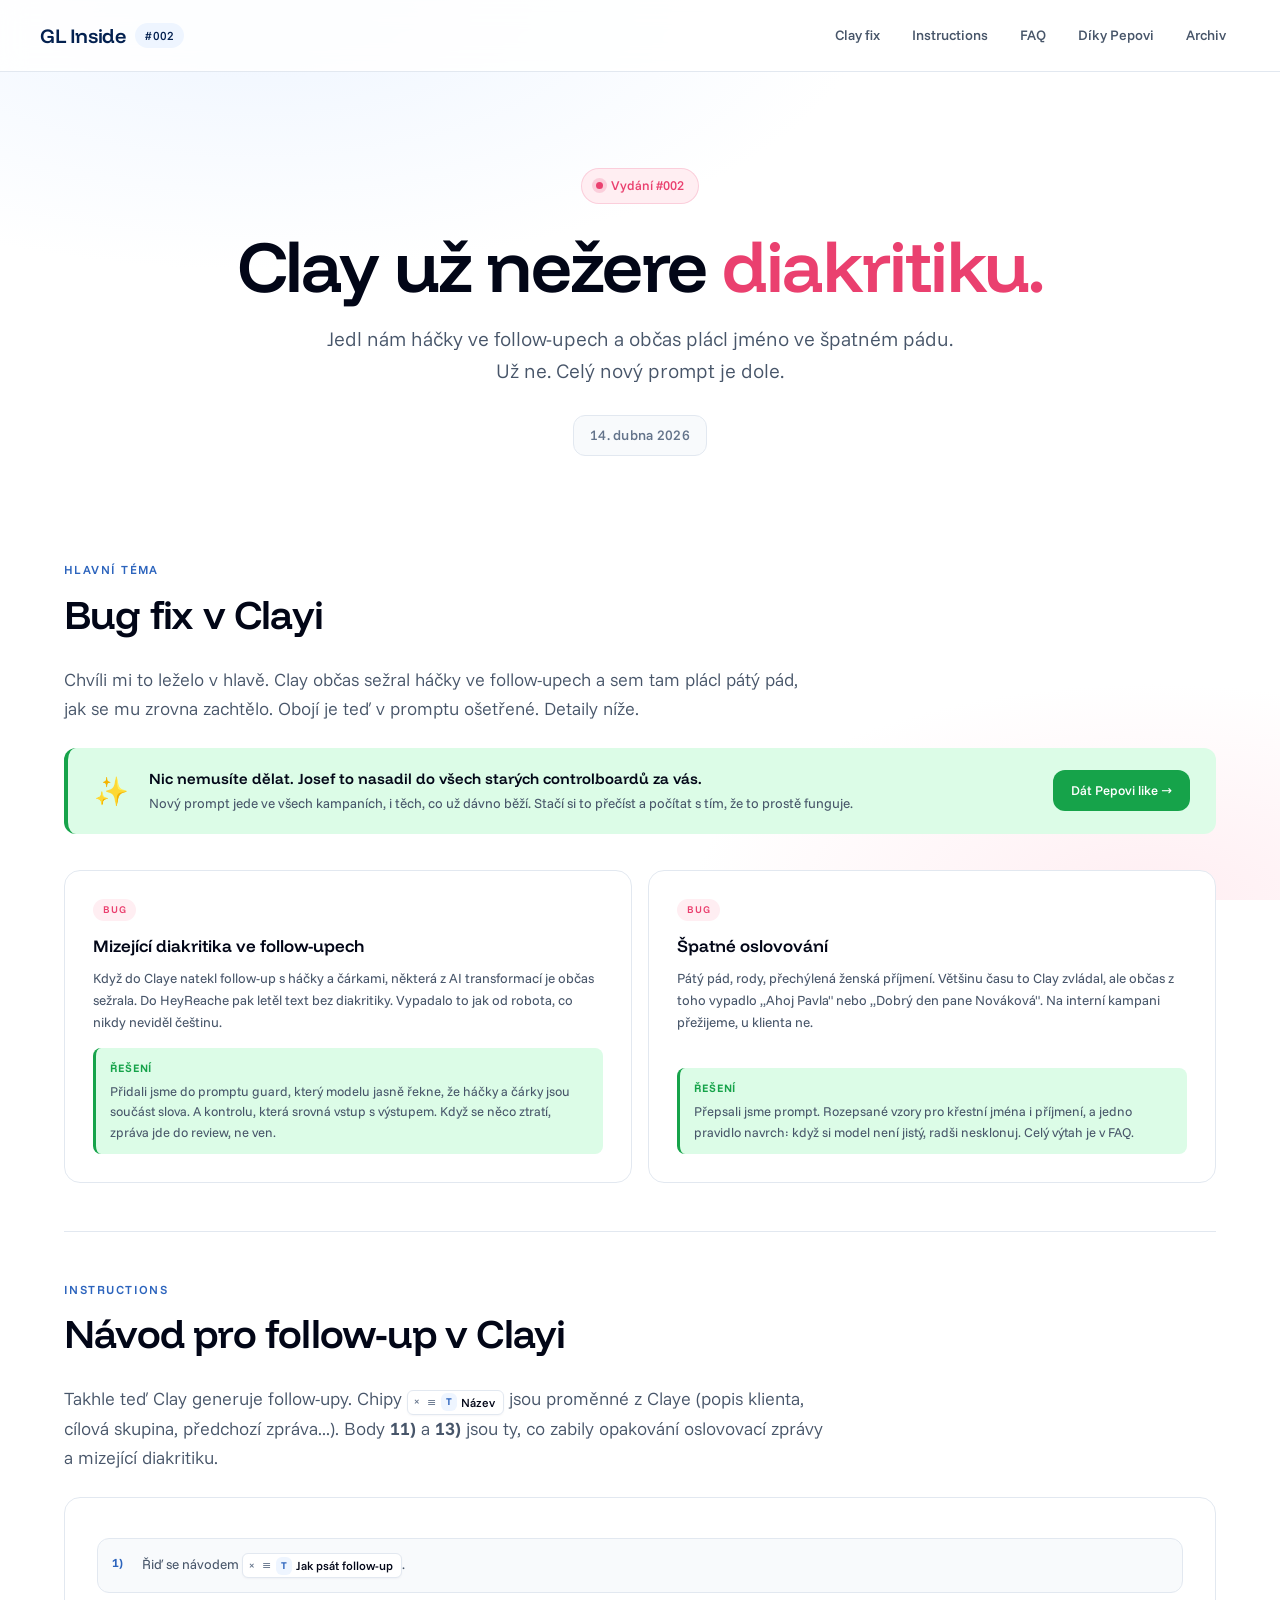
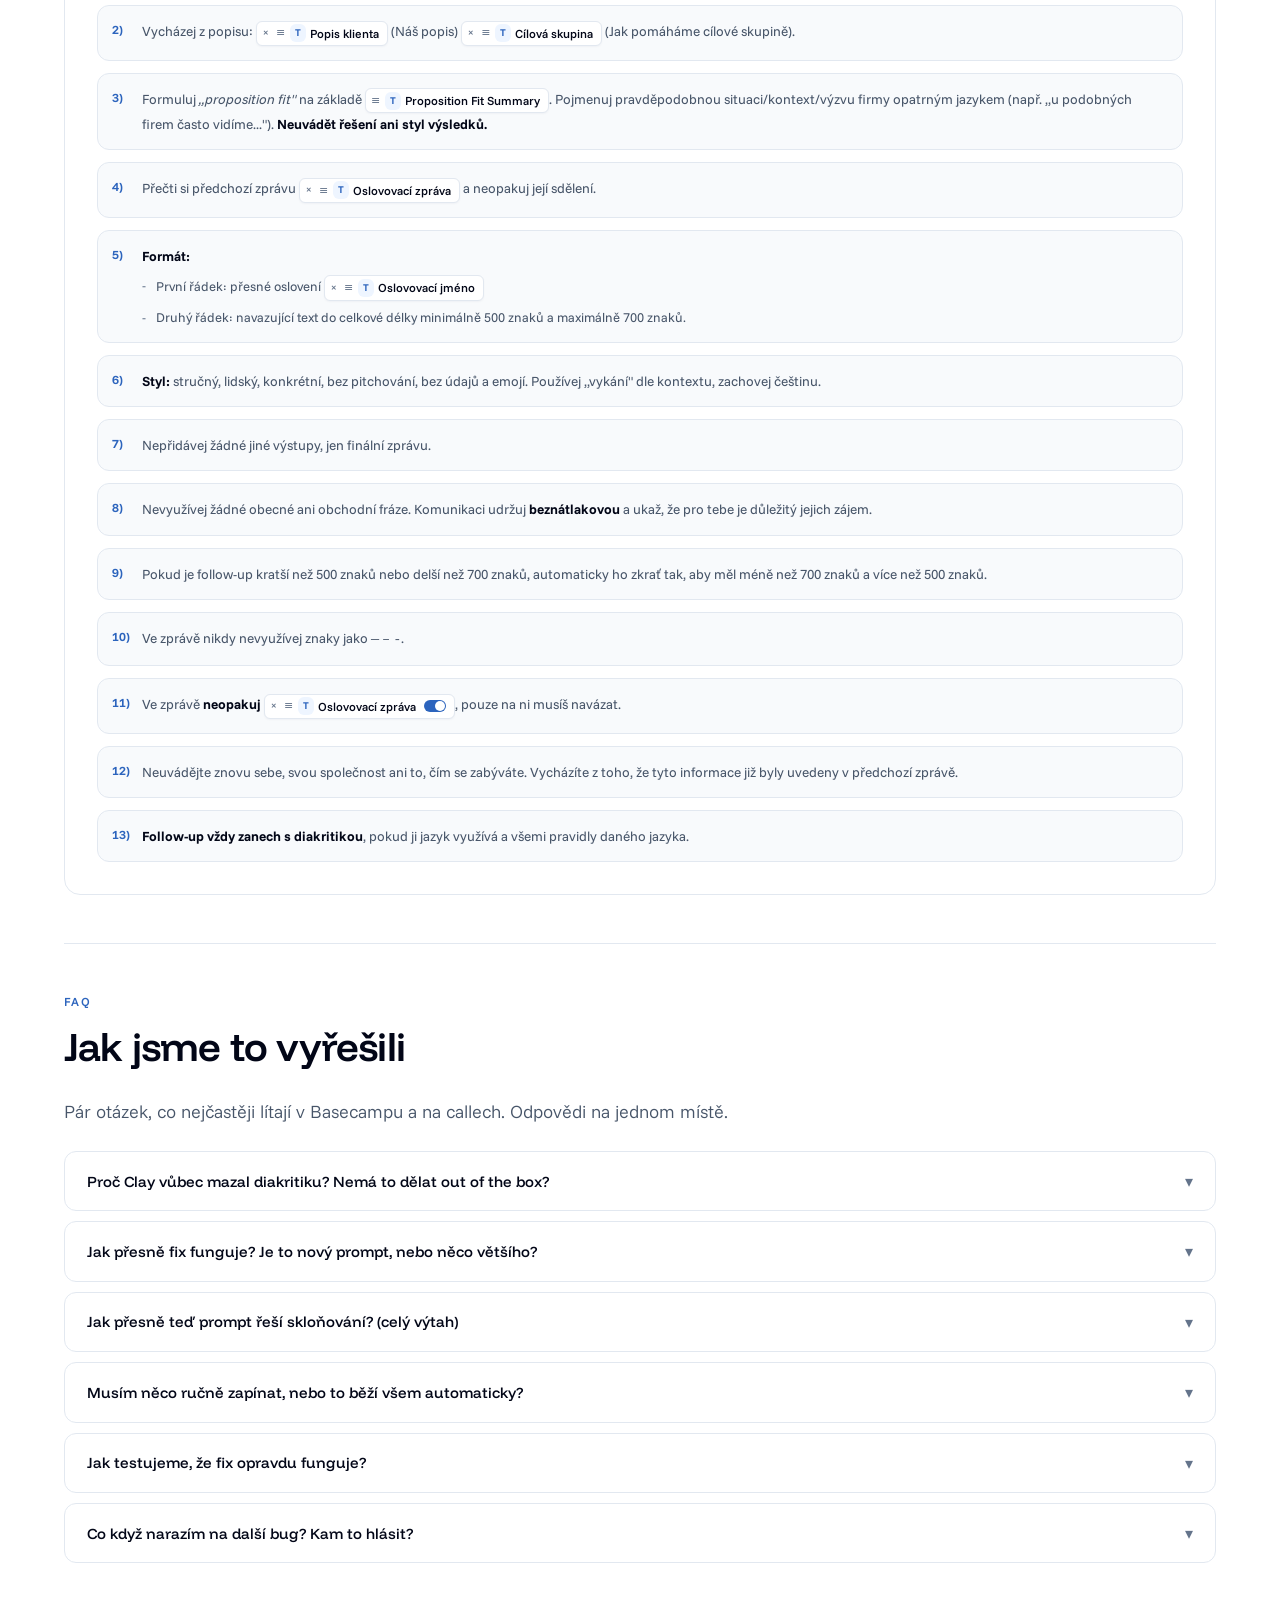
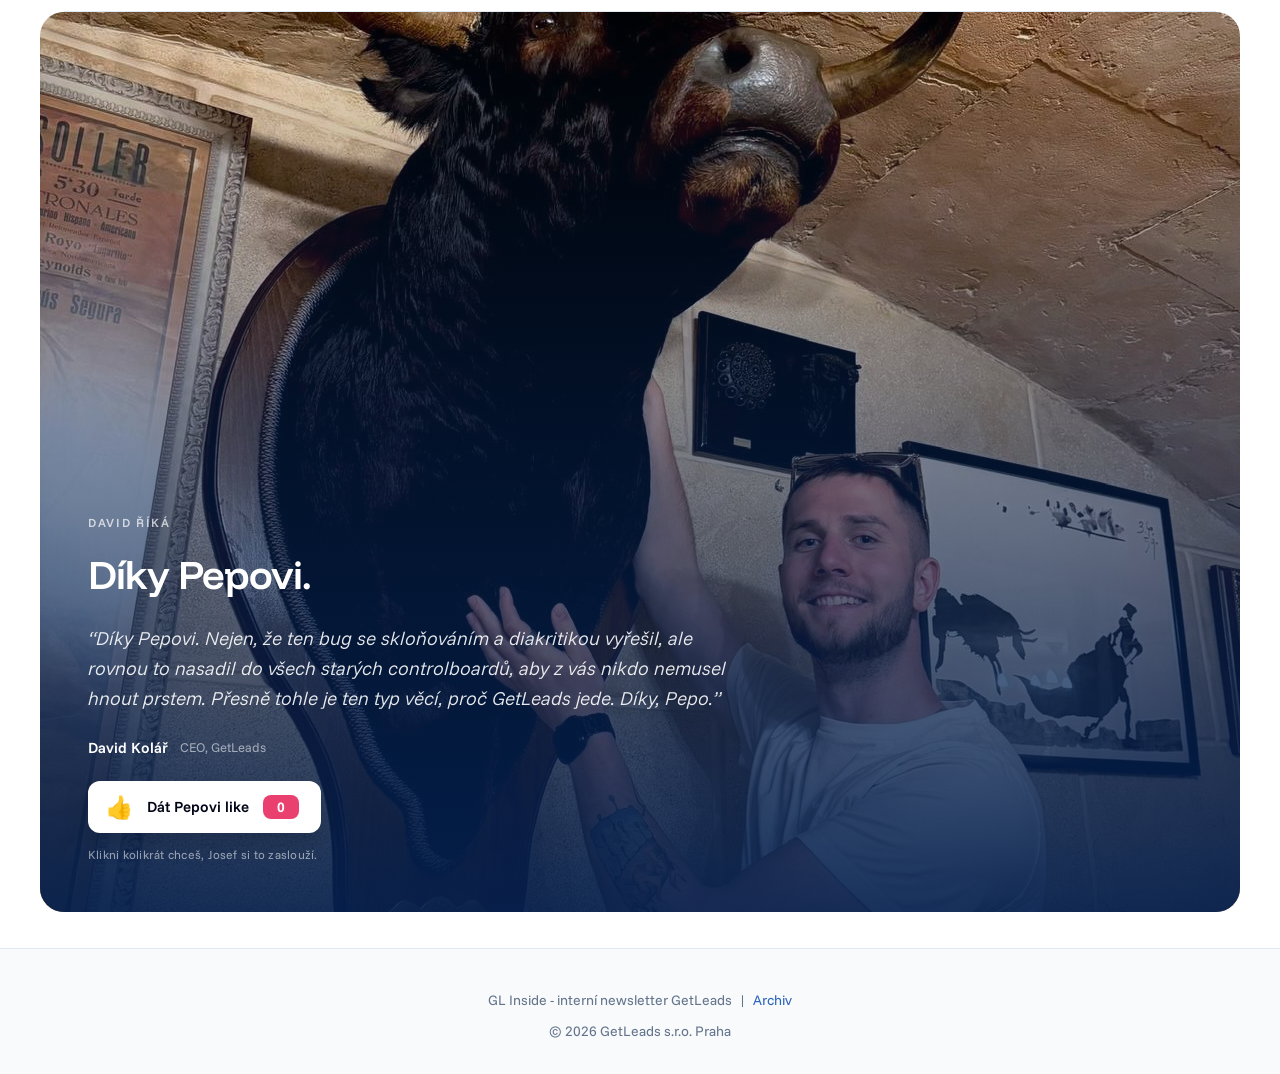
<file: issues/002.html>
<!DOCTYPE html>
<html lang="cs">
<head>
  <meta charset="UTF-8">
  <meta name="viewport" content="width=device-width, initial-scale=1.0">
  <title>GL Inside #002 - Clay už nemaže diakritiku</title>
  <link rel="stylesheet" href="../css/style.css">
  <style>
    /* --- Status semantic colors --- */
    :root {
      --color-success: #16A34A;
      --color-success-bg: #DCFCE7;
    }

    /* --- Intro --- */
    .intro-text {
      font-size: clamp(16px, 2vw, 18px);
      font-weight: 300;
      line-height: 1.6;
      color: var(--color-text-secondary);
      max-width: 760px;
      margin-bottom: 24px;
    }

    /* --- Problem / solution cards --- */
    .problems-grid {
      display: grid;
      grid-template-columns: repeat(2, 1fr);
      gap: 16px;
    }
    .problem-card {
      padding: 28px;
      transition: border-color 0.2s ease, box-shadow 0.2s ease, transform 0.2s ease;
      display: flex;
      flex-direction: column;
    }
    .problem-card:hover {
      transform: translateY(-2px);
      border-color: var(--color-sky-blue-light);
      box-shadow: var(--shadow-md);
    }
    .problem-card__tag {
      display: inline-block;
      padding: 3px 10px;
      border-radius: var(--radius-full);
      font-size: 10px;
      font-weight: 600;
      letter-spacing: 0.08em;
      text-transform: uppercase;
      margin-bottom: 14px;
      align-self: flex-start;
    }
    .problem-card__tag--bug {
      background: var(--color-rose-lightest);
      color: var(--color-rose);
    }
    .problem-card__tag--fix {
      background: var(--color-success-bg);
      color: var(--color-success);
    }
    .problem-card__icon {
      font-size: 28px;
      margin-bottom: 12px;
    }
    .problem-card__title {
      font-family: var(--font-display);
      font-size: 17px;
      font-weight: 600;
      color: var(--color-slate-darkest);
      margin-bottom: 10px;
      line-height: 1.3;
    }
    .problem-card__desc {
      font-size: 13.5px;
      line-height: 1.6;
      color: var(--color-text-secondary);
      margin-bottom: 16px;
      flex-grow: 1;
    }
    .problem-card__solution {
      font-size: 13px;
      line-height: 1.55;
      color: var(--color-text-secondary);
      padding: 12px 14px;
      background: var(--color-success-bg);
      border-left: 3px solid var(--color-success);
      border-radius: var(--radius-md);
    }
    .problem-card__solution strong {
      color: var(--color-success);
      display: block;
      font-family: var(--font-body);
      font-size: 11px;
      text-transform: uppercase;
      letter-spacing: 0.08em;
      font-weight: 700;
      margin-bottom: 4px;
    }
    @media (max-width: 900px) {
      .problems-grid { grid-template-columns: 1fr; }
    }

    /* --- Checklist section --- */
    .checklist-grid {
      display: grid;
      grid-template-columns: 1fr 1fr;
      gap: 20px;
    }
    .checklist-card {
      padding: 32px;
    }
    .checklist-card__header {
      display: flex;
      align-items: center;
      gap: 12px;
      margin-bottom: 20px;
      padding-bottom: 16px;
      border-bottom: 1px solid var(--color-border);
    }
    .checklist-card__icon {
      font-size: 26px;
    }
    .checklist-card__role {
      font-family: var(--font-body);
      font-size: 11px;
      font-weight: 700;
      text-transform: uppercase;
      letter-spacing: 0.08em;
      color: var(--color-sky-blue);
      margin-bottom: 2px;
    }
    .checklist-card__title {
      font-family: var(--font-display);
      font-size: 18px;
      font-weight: 600;
      color: var(--color-slate-darkest);
      letter-spacing: -0.01em;
    }
    .checklist-items {
      list-style: none;
      padding: 0;
      display: flex;
      flex-direction: column;
      gap: 10px;
    }
    .checklist-items li {
      font-size: 13.5px;
      line-height: 1.55;
      color: var(--color-text-secondary);
      padding: 12px 14px 12px 40px;
      background: var(--color-bg-subtle);
      border: 1px solid var(--color-border);
      border-radius: var(--radius-lg);
      position: relative;
      transition: background 0.15s ease, border-color 0.15s ease;
    }
    .checklist-items li:hover {
      background: var(--color-sky-blue-lightest);
      border-color: var(--color-sky-blue-light);
    }
    .checklist-items li::before {
      content: '';
      position: absolute;
      left: 14px;
      top: 14px;
      width: 16px;
      height: 16px;
      border: 2px solid var(--color-sky-blue);
      border-radius: var(--radius-sm);
      background: #fff;
    }
    .checklist-items li strong {
      color: var(--color-slate-darkest);
      font-weight: 700;
    }
    .checklist-items li em {
      display: block;
      margin-top: 4px;
      font-style: normal;
      font-size: 12px;
      color: var(--color-text-muted);
    }
    @media (max-width: 900px) {
      .checklist-grid { grid-template-columns: 1fr; }
    }

    /* --- FAQ --- */
    .faq-list {
      display: flex;
      flex-direction: column;
      gap: 10px;
    }
    .faq-item {
      border-radius: var(--radius-lg);
      overflow: hidden;
      background: var(--color-bg-primary);
      border: 1px solid var(--color-border);
      transition: border-color 0.15s ease, box-shadow 0.15s ease;
    }
    .faq-item[open] {
      border-color: var(--color-sky-blue-light);
      box-shadow: var(--shadow-sm);
    }
    .faq-item__question {
      padding: 18px 22px;
      font-family: var(--font-display);
      font-size: 15px;
      font-weight: 500;
      color: var(--color-slate-darkest);
      cursor: pointer;
      display: flex;
      justify-content: space-between;
      align-items: center;
      gap: 16px;
      list-style: none;
      line-height: 1.4;
    }
    .faq-item__question::-webkit-details-marker { display: none; }
    .faq-item__arrow {
      font-size: 16px;
      color: var(--color-text-muted);
      transition: transform 0.2s ease;
      flex-shrink: 0;
    }
    .faq-item[open] .faq-item__arrow {
      transform: rotate(180deg);
    }
    .faq-item__answer {
      padding: 0 22px 20px;
      font-size: 14px;
      line-height: 1.7;
      color: var(--color-text-secondary);
    }
    .faq-item__answer p {
      margin-bottom: 10px;
    }
    .faq-item__answer p:last-child {
      margin-bottom: 0;
    }
    .faq-item__answer code {
      font-family: 'SF Mono', Menlo, Consolas, monospace;
      font-size: 12.5px;
      padding: 2px 6px;
      background: var(--color-sky-blue-lightest);
      border-radius: var(--radius-sm);
      color: var(--color-sky-blue-darkest);
    }
    .faq-item__answer a {
      color: var(--color-sky-blue);
      text-decoration: underline;
    }

    /* --- Deployed banner --- */
    .deployed-banner {
      margin-top: 24px;
      margin-bottom: 36px;
      padding: 20px 26px;
      display: flex;
      align-items: center;
      gap: 20px;
      background: var(--color-success-bg);
      border-left: 4px solid var(--color-success);
      border-radius: var(--radius-lg);
      border-top: none;
      border-right: none;
      border-bottom: none;
    }
    .deployed-banner__icon {
      font-size: 28px;
      flex-shrink: 0;
    }
    .deployed-banner__body {
      flex-grow: 1;
    }
    .deployed-banner__title {
      font-family: var(--font-display);
      font-size: 15px;
      font-weight: 600;
      color: var(--color-slate-darkest);
      margin-bottom: 4px;
      line-height: 1.4;
    }
    .deployed-banner__desc {
      font-size: 13.5px;
      color: var(--color-text-secondary);
      line-height: 1.5;
    }
    .deployed-banner__cta {
      flex-shrink: 0;
      padding: 10px 18px;
      border-radius: var(--radius-lg);
      background: var(--color-success);
      color: #fff;
      border: none;
      font-size: 13px;
      font-weight: 500;
      text-decoration: none;
      transition: transform 0.15s ease, box-shadow 0.15s ease;
      white-space: nowrap;
    }
    .deployed-banner__cta:hover {
      transform: translateY(-1px);
      box-shadow: 0 6px 16px rgba(22, 163, 74, 0.25);
      color: #fff;
    }
    @media (max-width: 700px) {
      .deployed-banner {
        flex-direction: column;
        align-items: flex-start;
        gap: 14px;
      }
      .deployed-banner__cta { width: 100%; text-align: center; }
    }

    /* --- Pepa hero (photo overlay) --- */
    .pepa-hero {
      position: relative;
      border-radius: var(--radius-2xl);
      overflow: hidden;
      max-width: 1200px;
      margin: 0 auto 36px;
      aspect-ratio: 4 / 3;
      color: #fff;
      display: flex;
      align-items: flex-end;
    }
    .pepa-hero__bg {
      position: absolute;
      inset: 0;
      width: 100%;
      height: 100%;
      object-fit: cover;
      object-position: center center;
    }
    .pepa-hero__overlay {
      position: absolute;
      inset: 0;
      background: linear-gradient(to top, rgba(4, 33, 80, 0.92) 0%, rgba(4, 33, 80, 0.5) 55%, rgba(4, 33, 80, 0.05) 100%);
    }
    .pepa-hero__content {
      position: relative;
      z-index: 1;
      padding: 48px;
      max-width: 760px;
    }
    .pepa-hero__label {
      font-size: 12px;
      font-weight: 600;
      text-transform: uppercase;
      letter-spacing: 0.14em;
      color: rgba(255, 255, 255, 0.7);
      margin-bottom: 8px;
    }
    .pepa-hero__title {
      font-family: var(--font-display);
      font-size: clamp(28px, 4vw, 40px);
      font-weight: 600;
      letter-spacing: -0.02em;
      margin-bottom: 16px;
      color: #fff;
    }
    .pepa-hero__quote {
      font-family: var(--font-body);
      font-size: clamp(15px, 1.8vw, 19px);
      font-style: italic;
      font-weight: 300;
      line-height: 1.6;
      color: rgba(255, 255, 255, 0.9);
      margin-bottom: 22px;
    }
    .pepa-hero__sig {
      display: flex;
      gap: 12px;
      align-items: center;
      margin-bottom: 20px;
    }
    .pepa-hero__sig-name {
      font-size: 15px;
      font-weight: 600;
    }
    .pepa-hero__sig-role {
      font-size: 13px;
      color: rgba(255, 255, 255, 0.55);
    }
    @media (max-width: 768px) {
      .pepa-hero {
        aspect-ratio: auto;
        min-height: 520px;
        border-radius: 0;
        margin-left: -16px;
        margin-right: -16px;
      }
      .pepa-hero__content { padding: 28px 20px; }
    }

    /* --- Like button --- */
    .like-josef {
      display: inline-flex;
      align-items: center;
      gap: 14px;
      padding: 12px 22px 12px 18px;
      background: #fff;
      color: var(--color-slate-darkest);
      border: none;
      border-radius: var(--radius-lg);
      font-family: var(--font-body);
      font-size: 15px;
      font-weight: 600;
      cursor: pointer;
      transition: transform 0.15s ease, box-shadow 0.15s ease;
      box-shadow: 0 8px 24px rgba(0, 0, 0, 0.18);
    }
    .like-josef:hover {
      transform: translateY(-2px);
      box-shadow: 0 12px 32px rgba(0, 0, 0, 0.25);
    }
    .like-josef:active { transform: translateY(0) scale(0.98); }
    .like-josef__emoji {
      font-size: 22px;
      display: inline-block;
      transition: transform 0.3s ease;
    }
    .like-josef--clicked .like-josef__emoji {
      animation: likePulse 0.5s ease;
    }
    @keyframes likePulse {
      0%   { transform: scale(1) rotate(0); }
      40%  { transform: scale(1.4) rotate(-14deg); }
      70%  { transform: scale(1.15) rotate(12deg); }
      100% { transform: scale(1) rotate(0); }
    }
    .like-josef__count {
      min-width: 36px;
      padding: 3px 12px;
      background: var(--color-rose);
      color: #fff;
      border-radius: var(--radius-md);
      font-size: 14px;
      font-variant-numeric: tabular-nums;
      font-weight: 700;
      letter-spacing: -0.01em;
    }
    .like-josef__hint {
      display: block;
      margin-top: 12px;
      font-size: 12px;
      color: rgba(255, 255, 255, 0.55);
      letter-spacing: 0.02em;
    }

    /* --- Clay-style variable chip (kept as faithful Clay UI replica) --- */
    .clay-chip {
      display: inline-flex;
      align-items: center;
      gap: 4px;
      padding: 2px 8px 2px 4px;
      background: #fff;
      border: 1px solid var(--color-border);
      border-radius: var(--radius-sm);
      font-family: var(--font-body);
      font-size: 12px;
      font-weight: 500;
      color: var(--color-slate-darkest);
      line-height: 1.6;
      vertical-align: baseline;
      box-shadow: 0 1px 2px rgba(4, 33, 80, 0.04);
      white-space: nowrap;
    }
    .clay-chip__close {
      font-size: 10px;
      color: var(--color-text-muted);
      padding: 0 2px;
    }
    .clay-chip__list {
      font-size: 11px;
      color: var(--color-text-muted);
      padding: 0 1px;
    }
    .clay-chip__t {
      font-size: 10px;
      font-weight: 700;
      color: var(--color-sky-blue);
      background: var(--color-sky-blue-lightest);
      padding: 1px 5px;
      border-radius: var(--radius-sm);
    }
    .clay-chip__toggle {
      display: inline-block;
      width: 22px;
      height: 12px;
      background: var(--color-sky-blue);
      border-radius: var(--radius-full);
      position: relative;
      margin-left: 4px;
      vertical-align: middle;
    }
    .clay-chip__toggle::after {
      content: '';
      position: absolute;
      right: 1px;
      top: 1px;
      width: 10px;
      height: 10px;
      background: #fff;
      border-radius: 50%;
    }

    /* --- Prompt instructions list --- */
    .prompt-instructions {
      counter-reset: instr;
      list-style: none;
      padding: 0;
      margin: 8px 0 0;
      display: flex;
      flex-direction: column;
      gap: 12px;
    }
    .prompt-instructions > li {
      counter-increment: instr;
      padding: 14px 16px 14px 44px;
      background: var(--color-bg-subtle);
      border: 1px solid var(--color-border);
      border-radius: var(--radius-lg);
      position: relative;
      font-size: 13.5px;
      line-height: 1.65;
      color: var(--color-text-secondary);
    }
    .prompt-instructions > li::before {
      content: counter(instr) ")";
      position: absolute;
      left: 14px;
      top: 14px;
      font-family: var(--font-display);
      font-size: 12px;
      font-weight: 700;
      color: var(--color-sky-blue);
      font-variant-numeric: tabular-nums;
    }
    .prompt-instructions strong {
      color: var(--color-slate-darkest);
      font-weight: 700;
    }
    .prompt-instructions ul {
      list-style: none;
      padding: 8px 0 0;
      margin: 0;
      display: flex;
      flex-direction: column;
      gap: 6px;
    }
    .prompt-instructions ul li {
      padding-left: 14px;
      position: relative;
      font-size: 13px;
      color: var(--color-text-secondary);
    }
    .prompt-instructions ul li::before {
      content: '-';
      position: absolute;
      left: 0;
      color: var(--color-text-muted);
    }

    /* --- Footer --- */
    .footer--tight {
      padding: 40px 24px 28px;
      margin-top: 24px;
    }
  </style>
</head>
<body>

  <!-- Background -->
  <div class="bg-canvas"></div>

  <!-- Navbar -->
  <nav class="navbar">
    <div class="navbar__inner">
      <a href="../index.html" class="navbar__brand">
        <span class="navbar__logo">GL Inside</span>
        <span class="navbar__issue">#002</span>
      </a>
      <button class="navbar__hamburger" aria-label="Otevrit menu">
        <span></span>
        <span></span>
        <span></span>
      </button>
      <div class="navbar__links">
        <a href="#clay-fix" class="navbar__link">Clay fix</a>
        <a href="#instructions" class="navbar__link">Instructions</a>
        <a href="#faq" class="navbar__link">FAQ</a>
        <a href="#dik-pepovi" class="navbar__link">Díky Pepovi</a>
        <a href="../index.html" class="navbar__link">Archiv</a>
      </div>
    </div>
  </nav>

  <!-- Hero -->
  <header class="hero">
    <div class="hero__badge">
      <span class="hero__badge-dot"></span>
      Vydání #002
    </div>
    <h1 class="hero__title">
      Clay už nežere <span class="accent">diakritiku.</span>
    </h1>
    <p class="hero__subtitle">
      Jedl nám háčky ve follow-upech a občas plácl jméno ve špatném pádu. Už ne. Celý nový prompt je dole.
    </p>
    <div class="hero__date-badge">
      14. dubna 2026
    </div>
  </header>

  <!-- Clay fix -->
  <section class="section" id="clay-fix">
    <div class="section__header">
      <p class="section__label">Hlavní téma</p>
      <h2 class="section__title">Bug fix v Clayi</h2>
    </div>

    <p class="intro-text">
      Chvíli mi to leželo v hlavě. Clay občas sežral háčky ve follow-upech a sem tam plácl pátý pád, jak se mu zrovna zachtělo. Obojí je teď v promptu ošetřené. Detaily níže.
    </p>

    <!-- Josef už nasadil -->
    <div class="deployed-banner">
      <span class="deployed-banner__icon">&#x2728;</span>
      <div class="deployed-banner__body">
        <h3 class="deployed-banner__title">Nic nemusíte dělat. Josef to nasadil do všech starých controlboardů za vás.</h3>
        <p class="deployed-banner__desc">Nový prompt jede ve všech kampaních, i těch, co už dávno běží. Stačí si to přečíst a počítat s tím, že to prostě funguje.</p>
      </div>
      <a href="#dik-pepovi" class="deployed-banner__cta">Dát Pepovi like &rarr;</a>
    </div>

    <div class="problems-grid">
      <div class="problem-card glass">
        <span class="problem-card__tag problem-card__tag--bug">BUG</span>
        <h3 class="problem-card__title">Mizející diakritika ve follow-upech</h3>
        <p class="problem-card__desc">
          Když do Claye natekl follow-up s háčky a čárkami, některá z AI transformací je občas sežrala. Do HeyReache pak letěl text bez diakritiky. Vypadalo to jak od robota, co nikdy neviděl češtinu.
        </p>
        <div class="problem-card__solution">
          <strong>Řešení</strong>
          Přidali jsme do promptu guard, který modelu jasně řekne, že háčky a čárky jsou součást slova. A kontrolu, která srovná vstup s výstupem. Když se něco ztratí, zpráva jde do review, ne ven.
        </div>
      </div>

      <div class="problem-card glass">
        <span class="problem-card__tag problem-card__tag--bug">BUG</span>
        <h3 class="problem-card__title">Špatné oslovování</h3>
        <p class="problem-card__desc">
          Pátý pád, rody, přechýlená ženská příjmení. Většinu času to Clay zvládal, ale občas z toho vypadlo „Ahoj Pavla" nebo „Dobrý den pane Nováková". Na interní kampani přežijeme, u klienta ne.
        </p>
        <div class="problem-card__solution">
          <strong>Řešení</strong>
          Přepsali jsme prompt. Rozepsané vzory pro křestní jména i příjmení, a jedno pravidlo navrch: když si model není jistý, radši nesklonuj. Celý výtah je v FAQ.
        </div>
      </div>
    </div>
  </section>

  <div class="divider"><div class="divider__line"></div></div>

  <!-- Instructions -->
  <section class="section" id="instructions">
    <div class="section__header">
      <p class="section__label">Instructions</p>
      <h2 class="section__title">Návod pro follow-up v Clayi</h2>
    </div>

    <p class="intro-text">
      Takhle teď Clay generuje follow-upy. Chipy <span class="clay-chip"><span class="clay-chip__close">×</span><span class="clay-chip__list">≡</span><span class="clay-chip__t">T</span> Název</span> jsou proměnné z Claye (popis klienta, cílová skupina, předchozí zpráva...). Body <strong>11)</strong> a <strong>13)</strong> jsou ty, co zabily opakování oslovovací zprávy a mizející diakritiku.
    </p>

    <div class="glass" style="padding: 32px;">
      <ol class="prompt-instructions">
        <li>Řiď se návodem <span class="clay-chip"><span class="clay-chip__close">×</span><span class="clay-chip__list">≡</span><span class="clay-chip__t">T</span> Jak psát follow-up</span>.</li>

        <li>Vycházej z popisu: <span class="clay-chip"><span class="clay-chip__close">×</span><span class="clay-chip__list">≡</span><span class="clay-chip__t">T</span> Popis klienta</span> (Náš popis) <span class="clay-chip"><span class="clay-chip__close">×</span><span class="clay-chip__list">≡</span><span class="clay-chip__t">T</span> Cílová skupina</span> (Jak pomáháme cílové skupině).</li>

        <li>Formuluj <em>„proposition fit"</em> na základě <span class="clay-chip"><span class="clay-chip__list">≡</span><span class="clay-chip__t">T</span> Proposition Fit Summary</span>. Pojmenuj pravděpodobnou situaci/kontext/výzvu firmy opatrným jazykem (např. „u podobných firem často vidíme..."). <strong>Neuvádět řešení ani styl výsledků.</strong></li>

        <li>Přečti si předchozí zprávu <span class="clay-chip"><span class="clay-chip__close">×</span><span class="clay-chip__list">≡</span><span class="clay-chip__t">T</span> Oslovovací zpráva</span> a neopakuj její sdělení.</li>

        <li>
          <strong>Formát:</strong>
          <ul>
            <li>První řádek: přesné oslovení <span class="clay-chip"><span class="clay-chip__close">×</span><span class="clay-chip__list">≡</span><span class="clay-chip__t">T</span> Oslovovací jméno</span></li>
            <li>Druhý řádek: navazující text do celkové délky minimálně 500 znaků a maximálně 700 znaků.</li>
          </ul>
        </li>

        <li><strong>Styl:</strong> stručný, lidský, konkrétní, bez pitchování, bez údajů a emojí. Používej „vykání" dle kontextu, zachovej češtinu.</li>

        <li>Nepřidávej žádné jiné výstupy, jen finální zprávu.</li>

        <li>Nevyužívej žádné obecné ani obchodní fráze. Komunikaci udržuj <strong>beznátlakovou</strong> a ukaž, že pro tebe je důležitý jejich zájem.</li>

        <li>Pokud je follow-up kratší než 500 znaků nebo delší než 700 znaků, automaticky ho zkrať tak, aby měl méně než 700 znaků a více než 500 znaků.</li>

        <li>Ve zprávě nikdy nevyužívej znaky jako <code>—</code> <code>–</code> <code>-</code>.</li>

        <li>Ve zprávě <strong>neopakuj</strong> <span class="clay-chip"><span class="clay-chip__close">×</span><span class="clay-chip__list">≡</span><span class="clay-chip__t">T</span> Oslovovací zpráva<span class="clay-chip__toggle"></span></span>, pouze na ni musíš navázat.</li>

        <li>Neuvádějte znovu sebe, svou společnost ani to, čím se zabýváte. Vycházíte z toho, že tyto informace již byly uvedeny v předchozí zprávě.</li>

        <li><strong>Follow-up vždy zanech s diakritikou</strong>, pokud ji jazyk využívá a všemi pravidly daného jazyka.</li>
      </ol>
    </div>
  </section>

  <div class="divider"><div class="divider__line"></div></div>

  <!-- FAQ -->
  <section class="section" id="faq">
    <div class="section__header">
      <p class="section__label">FAQ</p>
      <h2 class="section__title">Jak jsme to vyřešili</h2>
    </div>

    <p class="intro-text">
      Pár otázek, co nejčastěji lítají v Basecampu a na callech. Odpovědi na jednom místě.
    </p>

    <div class="faq-list">
      <details class="faq-item">
        <summary class="faq-item__question">
          <span>Proč Clay vůbec mazal diakritiku? Nemá to dělat out of the box?</span>
          <span class="faq-item__arrow">&#x25BE;</span>
        </summary>
        <div class="faq-item__answer">
          <p>Samotný Clay s diakritikou problém nemá. Text umí uložit, načíst, poslat dál. Problém nastal, jakmile jsme do pipeline přidali AI transformaci pro personalizaci follow-upu podle profilu leadu. Model si ten text občas v hlavě přeložil do formy bez háčků, protože si vstup interně normalizuje.</p>
          <p>Nedělo se to u každé zprávy. Ale stačilo to na to, aby nám to nabourávalo kvalitu výstupu.</p>
        </div>
      </details>

      <details class="faq-item">
        <summary class="faq-item__question">
          <span>Jak přesně fix funguje? Je to nový prompt, nebo něco většího?</span>
          <span class="faq-item__arrow">&#x25BE;</span>
        </summary>
        <div class="faq-item__answer">
          <p>Dvě vrstvy:</p>
          <p><strong>1) Prompt guard.</strong> V systémové zprávě pro AI transformaci je teď jasná instrukce: <code>Zachovej českou diakritiku. Háčky a čárky jsou součást slova, ne formátování.</code> Plus pár few-shot příkladů, kde ukazujeme správný a špatný výstup.</p>
          <p><strong>2) Validační krok.</strong> Po AI transformaci běží lehký check, který porovná diakritické znaky ve vstupu a výstupu. Když má výstup méně háčků než vstup, zpráva se označí jako „needs review" a automaticky nejde ven.</p>
        </div>
      </details>

      <details class="faq-item">
        <summary class="faq-item__question">
          <span>Jak přesně teď prompt řeší skloňování? (celý výtah)</span>
          <span class="faq-item__arrow">&#x25BE;</span>
        </summary>
        <div class="faq-item__answer">
          <p>Prompt má rozepsané vzory zvlášť pro křestní jména a zvlášť pro příjmení. Tady je výtah, co se do něj přidalo:</p>

          <p><strong>3c) Křestní jména. Výjimky a specifické vzory (5. pád)</strong></p>
          <p>
            • Vzor na <code>-el, -uel, -ael, -iel</code> → 5. pád přidá <code>-i</code>: Samuel→Samueli, Daniel→Danieli, Michael→Michaeli, Gabriel→Gabrieli, Rafael→Rafaeli, Nathaniel→Nathanieli<br>
            • Vzor na <code>-as, -es</code> → 5. pád nahradí za <code>-i</code> nebo ponechá: Tomáš→Tomáši, Lukáš→Lukáši, Matyáš→Matyáši<br>
            • Vzor na <code>-av, -ev</code> → 5. pád přidá <code>-e</code>: Pavel→Pavle, Jaroslav→Jaroslavu (pozor, 5. pád Jaroslavu!)<br>
            • Cizí jména bez jasného vzoru → ponech beze změny nebo přidej <code>-i</code>: Kevin→Kevine, Brian→Briane, Andrew→Andrewe<br>
            • Pokud si nejsi jistý → použij křestní jméno <strong>BEZ skloňování</strong>.
          </p>

          <p><strong>3d) Příjmení. 5. pád</strong></p>
          <p><strong>MUŽI:</strong><br>
            • Končí <code>-ák, -ek, -ík</code> → přidej <code>-u</code>: Novák→Nováku, Hájek→Hájku<br>
            • Adjektivní tvar (<code>-ný, -ský, -ní</code>) → beze změny: Novotný→Novotný<br>
            • Cizí příjmení (končí souhláskou) → beze změny: Schmidt→Schmidt<br>
            • Pokud si nejsi jistý → beze změny
          </p>
          <p><strong>ŽENY:</strong><br>
            • Vždy beze změny: Nováková→Nováková, Horáková→Horáková<br>
            • Výjimka: nečeská nepřechýlená příjmení (Lee, Kim) → beze změny
          </p>

          <p>Klíčová věta je <em>„pokud si nejsi jistý, nesklonuj"</em>. Radši ponechat jméno v základním tvaru, než vygenerovat komolený pátý pád.</p>
        </div>
      </details>

      <details class="faq-item">
        <summary class="faq-item__question">
          <span>Musím něco ručně zapínat, nebo to běží všem automaticky?</span>
          <span class="faq-item__arrow">&#x25BE;</span>
        </summary>
        <div class="faq-item__answer">
          <p><strong>Nemusíte dělat vůbec nic.</strong> Josef nasadil nový prompt do všech starých controlboardů, včetně kampaní, co už dávno běžely. Při další follow-up vlně se fix propíše sám.</p>
          <p>Jediné, co můžete udělat, je <a href="#dik-pepovi">dát Pepovi like</a>.</p>
        </div>
      </details>

      <details class="faq-item">
        <summary class="faq-item__question">
          <span>Jak testujeme, že fix opravdu funguje?</span>
          <span class="faq-item__arrow">&#x25BE;</span>
        </summary>
        <div class="faq-item__answer">
          <p>Máme sadu testovacích vzorků napříč různými jmény, vzory i kontexty follow-upu. Po každé úpravě promptu dávku projedeme a ručně koukáme na:</p>
          <p>1) Diakritika vstup vs. výstup. Jestli se něco neztratilo.<br>
          2) Pátý pád u mužských jmen podle vzorů z promptu.<br>
          3) Přechýlená ženská příjmení ponechaná beze změny.<br>
          4) Jestli si nejistá jména (cizí, atypická) modelu nevymyslí pátý pád.</p>
          <p>Když u sebe v kampani narazíš na chybu, pošli konkrétní příklad. Přidáme ho do testovací sady a prompt dál kalibrujeme.</p>
        </div>
      </details>

      <details class="faq-item">
        <summary class="faq-item__question">
          <span>Co když narazím na další bug? Kam to hlásit?</span>
          <span class="faq-item__arrow">&#x25BE;</span>
        </summary>
        <div class="faq-item__answer">
          <p>Do Basecampu, projekt Clay → Message Board, thread <em>Bugs &amp; feedback</em>. Přihoď screenshot nebo odkaz na konkrétní zprávu a napiš, co jsi čekal a co se fakt stalo.</p>
          <p>Když je to blocker pro běžící kampaň, tagni rovnou Pepu. Reaguje i ten samý den.</p>
        </div>
      </details>
    </div>
  </section>

  <div class="divider"><div class="divider__line"></div></div>

  <!-- David říká - díky Pepovi -->
  <section class="pepa-hero" id="dik-pepovi">
    <img class="pepa-hero__bg" src="../img/david.jpg" alt="David Kolář">
    <div class="pepa-hero__overlay"></div>
    <div class="pepa-hero__content">
      <p class="pepa-hero__label">David říká</p>
      <h2 class="pepa-hero__title">Díky Pepovi.</h2>
      <p class="pepa-hero__quote">
        &ldquo;Díky Pepovi. Nejen, že ten bug se skloňováním a diakritikou vyřešil, ale rovnou to nasadil do všech starých controlboardů, aby z vás nikdo nemusel hnout prstem. Přesně tohle je ten typ věcí, proč GetLeads jede. Díky, Pepo.&rdquo;
      </p>
      <div class="pepa-hero__sig">
        <span class="pepa-hero__sig-name">David Kolář</span>
        <span class="pepa-hero__sig-role">CEO, GetLeads</span>
      </div>
      <div>
        <button type="button" class="like-josef" id="like-josef">
          <span class="like-josef__emoji">&#x1F44D;</span>
          <span>Dát Pepovi like</span>
          <span class="like-josef__count" id="like-josef-count">0</span>
        </button>
        <span class="like-josef__hint">Klikni kolikrát chceš, Josef si to zaslouží.</span>
      </div>
    </div>
  </section>

  <script>
    (function () {
      const KEY = 'gl-inside-002-pepa-likes';
      const btn = document.getElementById('like-josef');
      const countEl = document.getElementById('like-josef-count');
      if (!btn || !countEl) return;
      let n = parseInt(localStorage.getItem(KEY) || '0', 10);
      if (isNaN(n)) n = 0;
      countEl.textContent = n;
      btn.addEventListener('click', () => {
        n += 1;
        localStorage.setItem(KEY, String(n));
        countEl.textContent = n;
        btn.classList.remove('like-josef--clicked');
        void btn.offsetWidth;
        btn.classList.add('like-josef--clicked');
      });
    })();
  </script>

  <!-- Footer -->
  <footer class="footer footer--tight">
    <p>GL Inside - interní newsletter GetLeads&ensp;|&ensp;<a href="../index.html">Archiv</a></p>
    <p style="margin-top: 8px;">&copy; 2026 GetLeads s.r.o. Praha</p>
  </footer>

  <script>
    document.querySelector('.navbar__hamburger').addEventListener('click', function () {
      this.classList.toggle('is-open');
      document.querySelector('.navbar__links').classList.toggle('is-open');
    });
  </script>
</body>
</html>
</file>
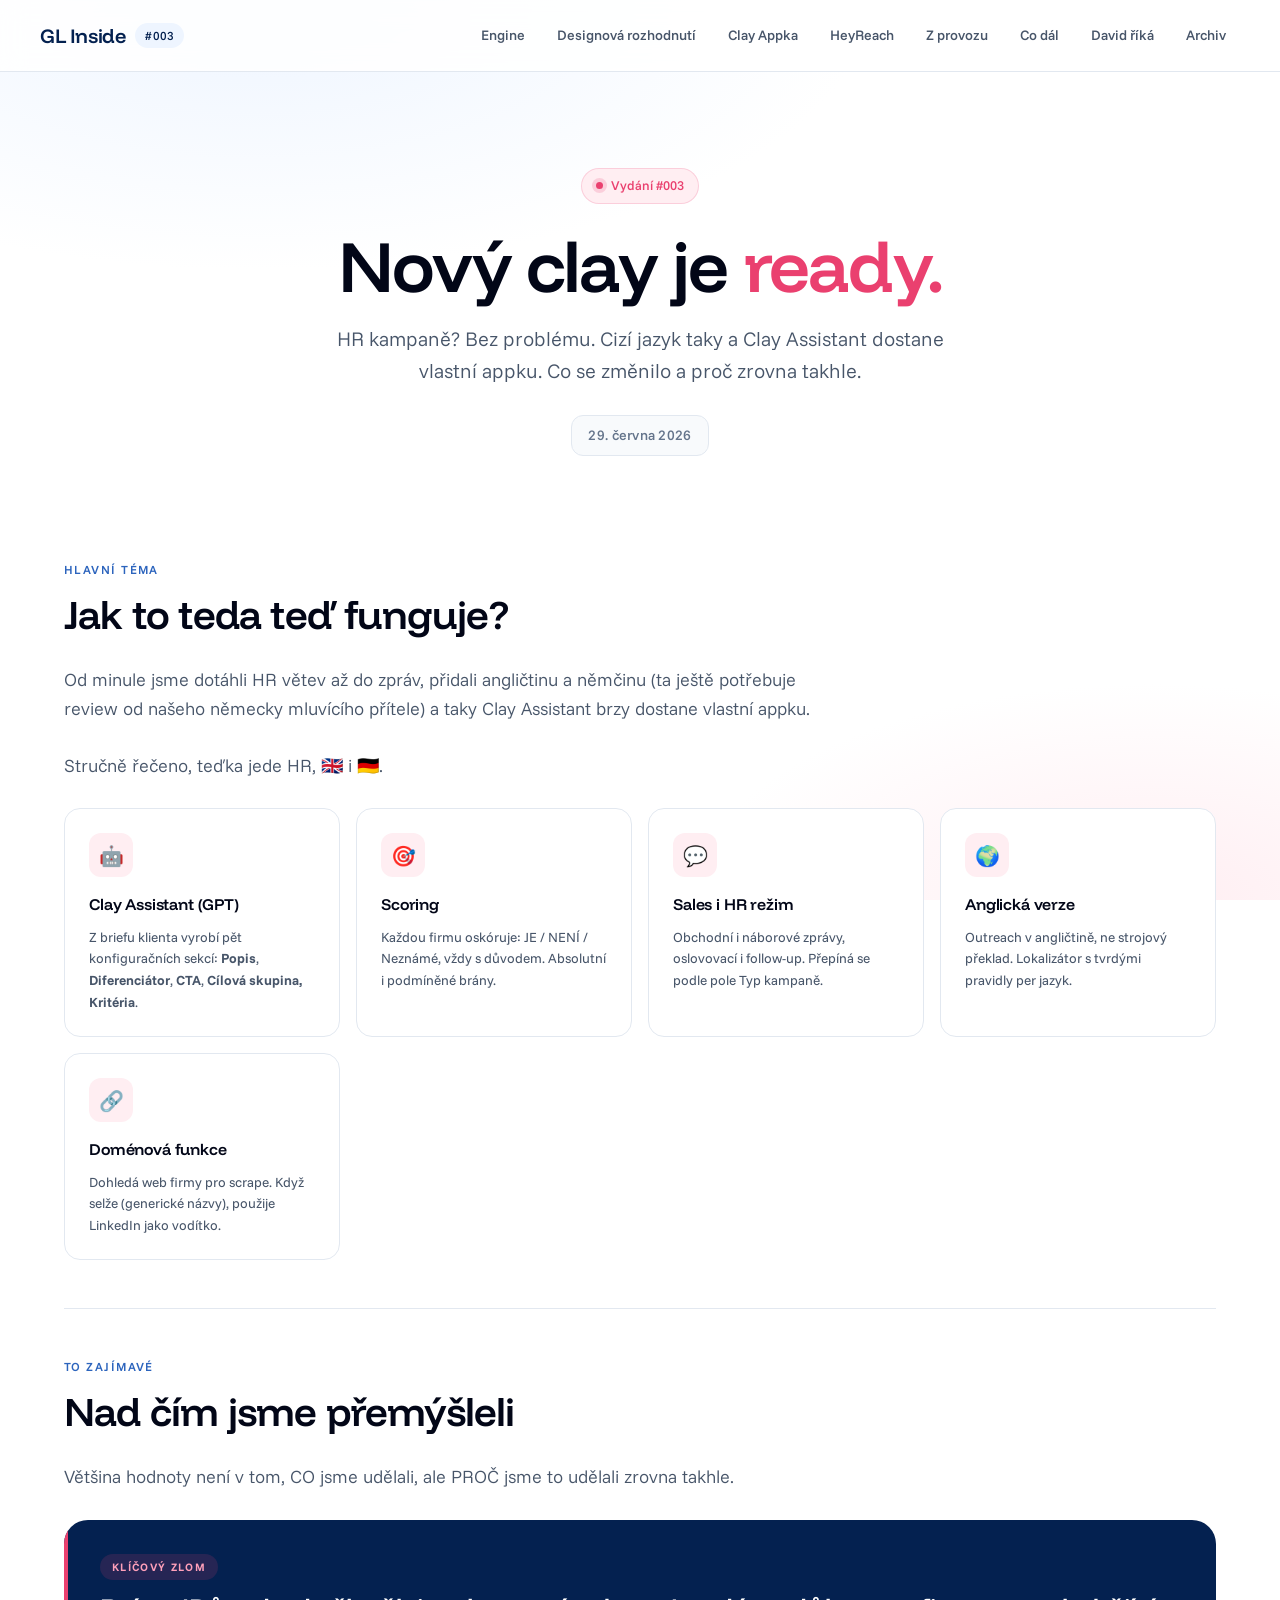
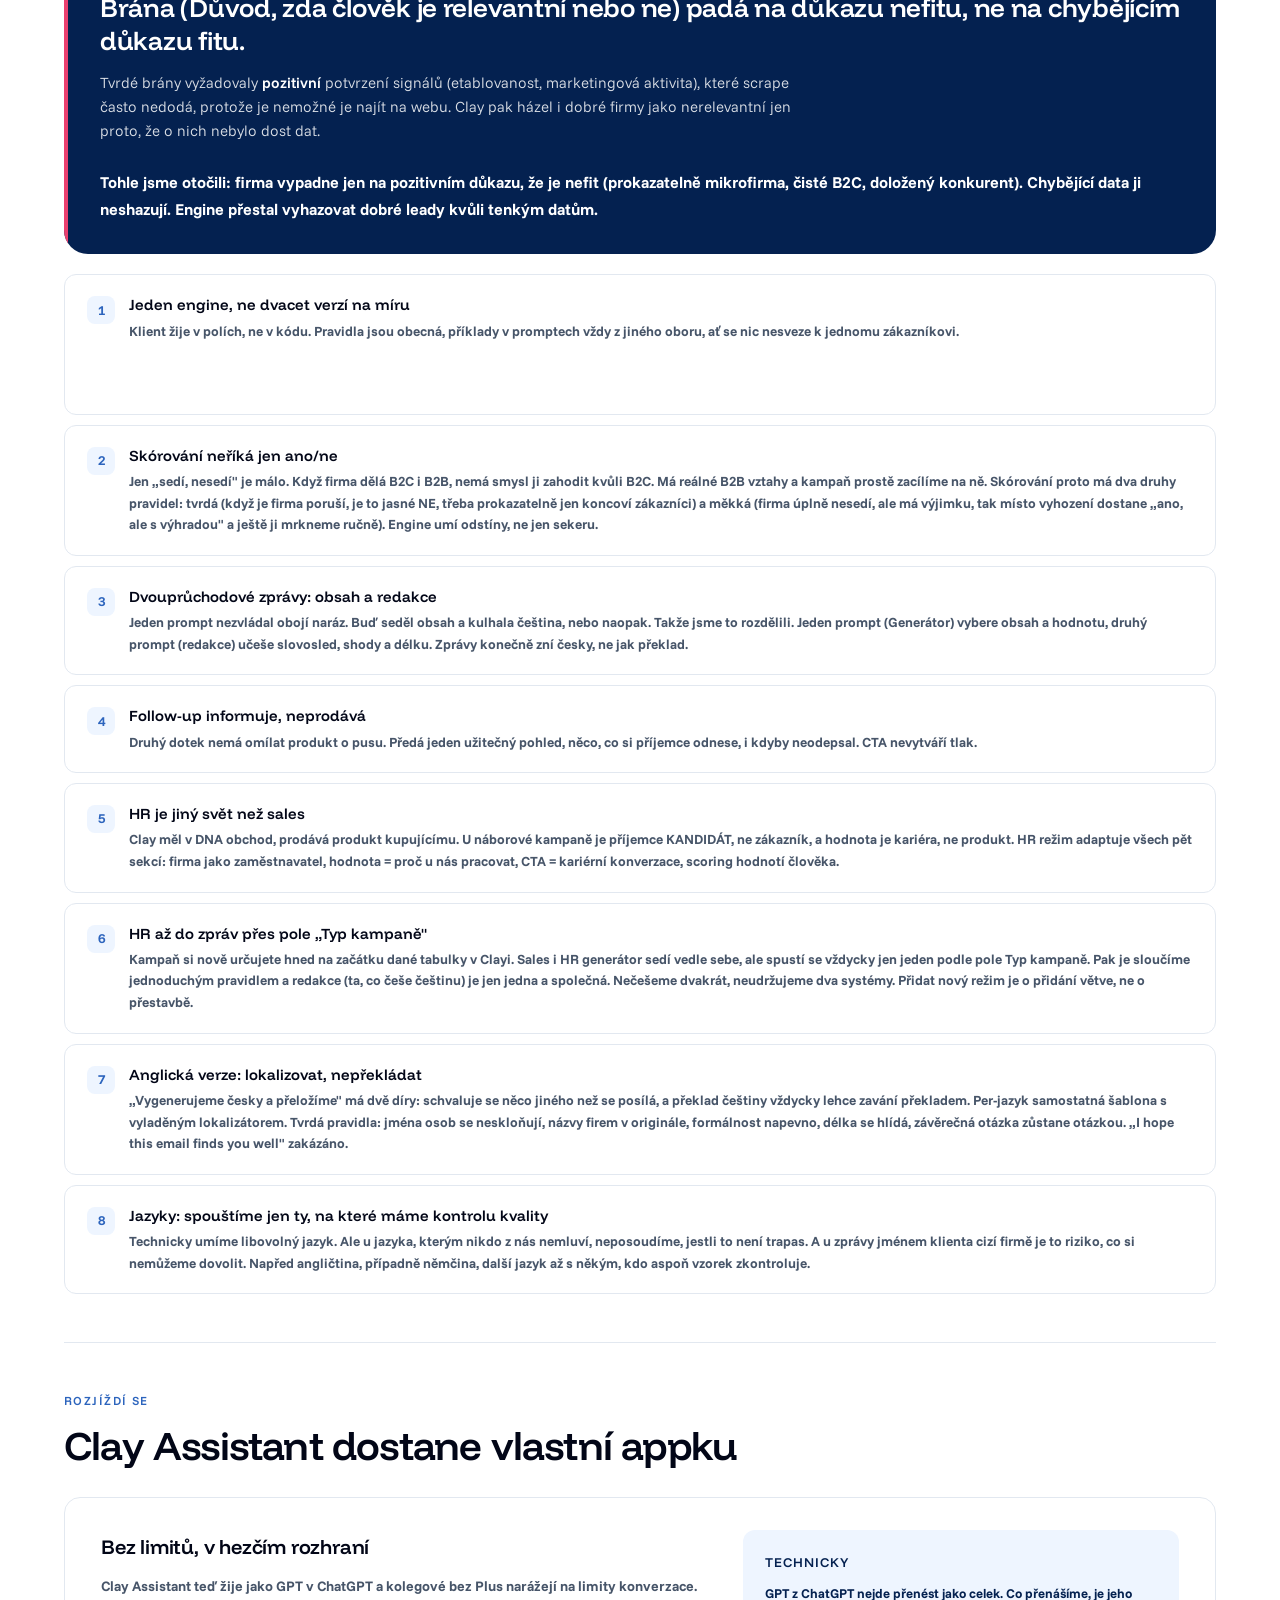
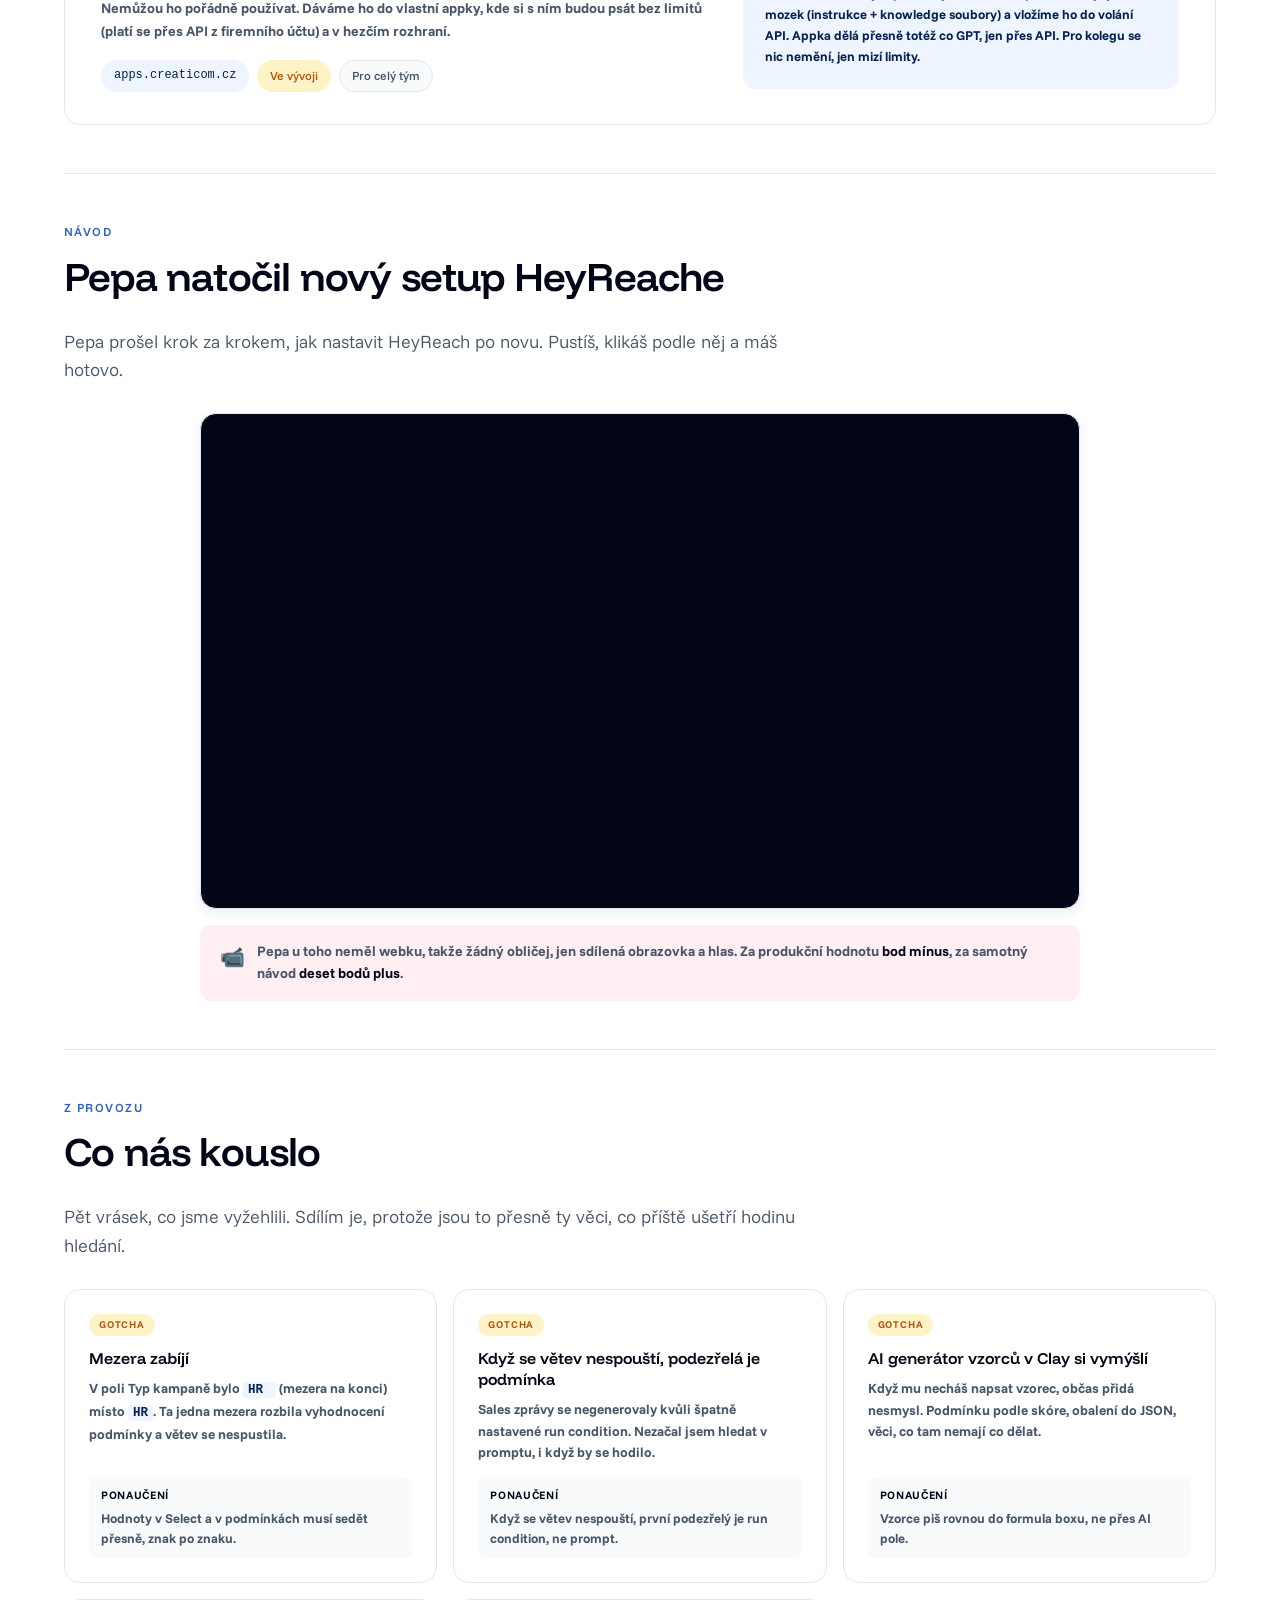
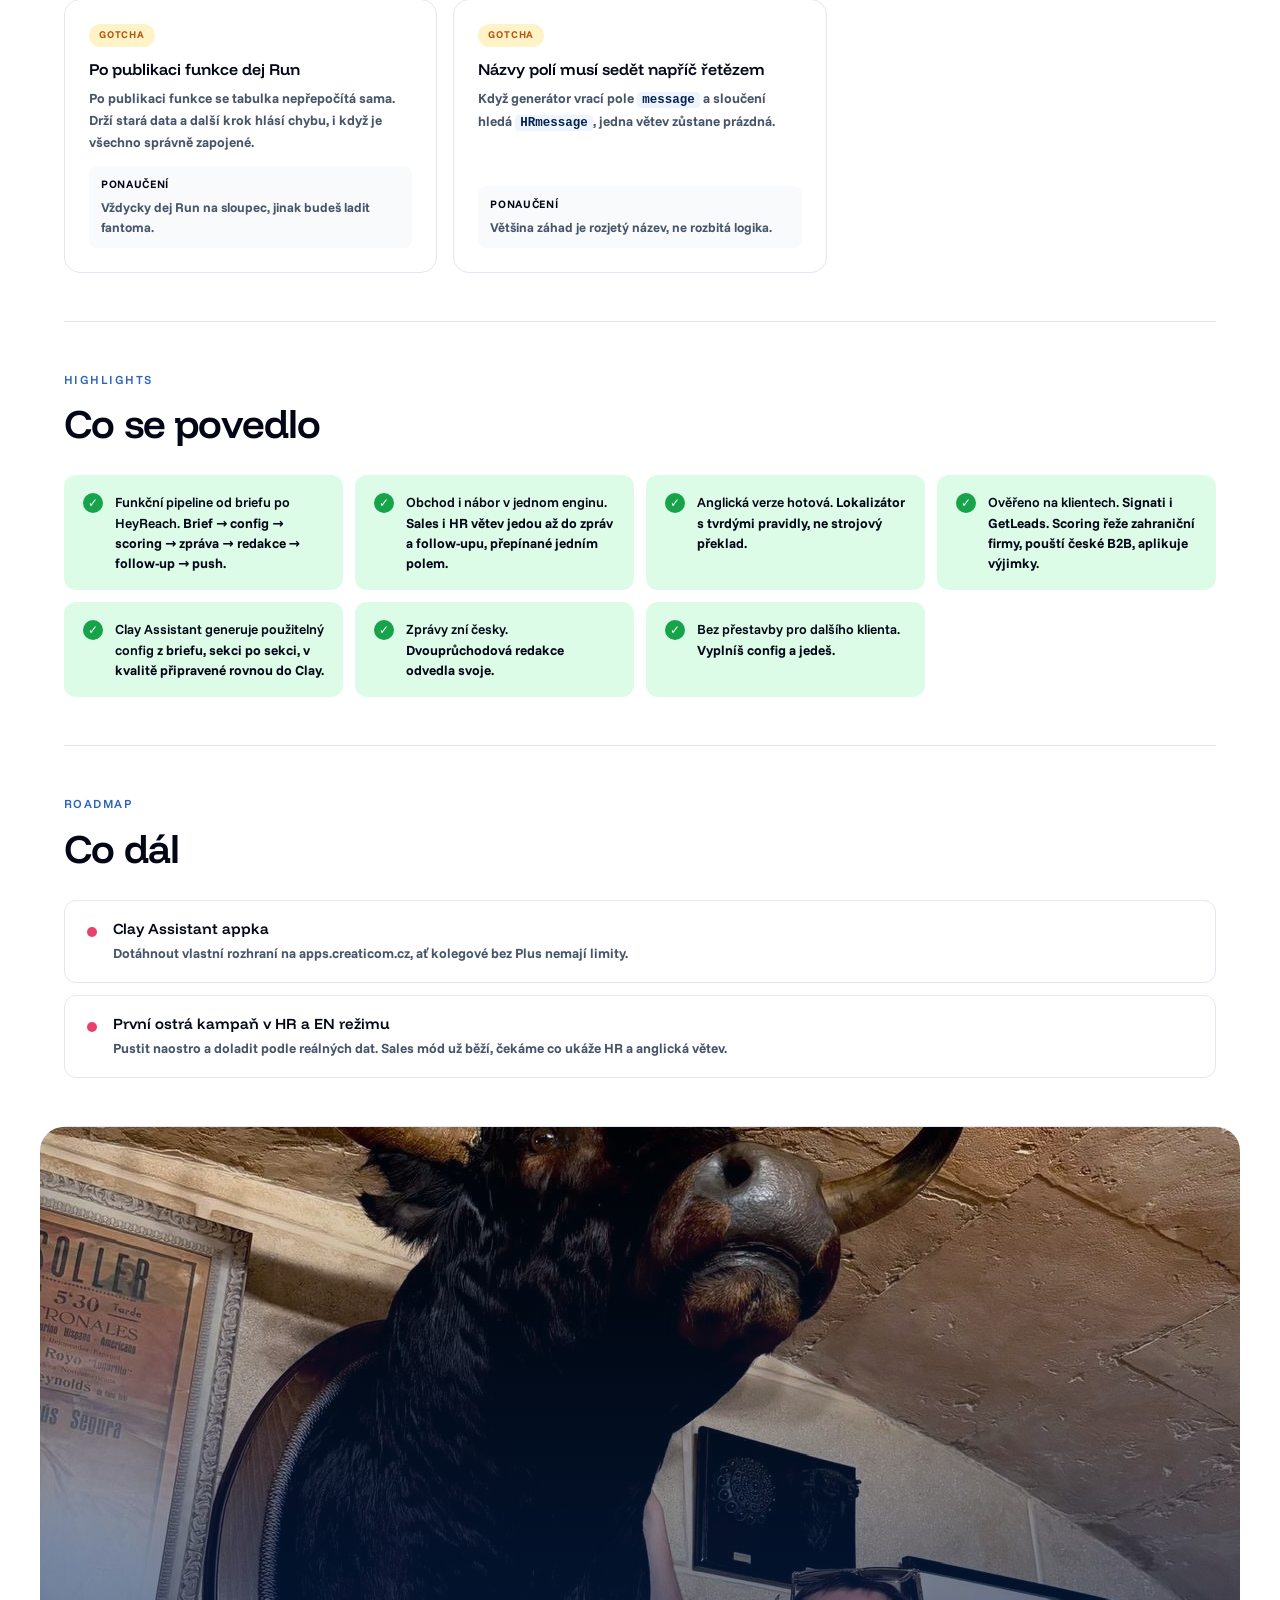
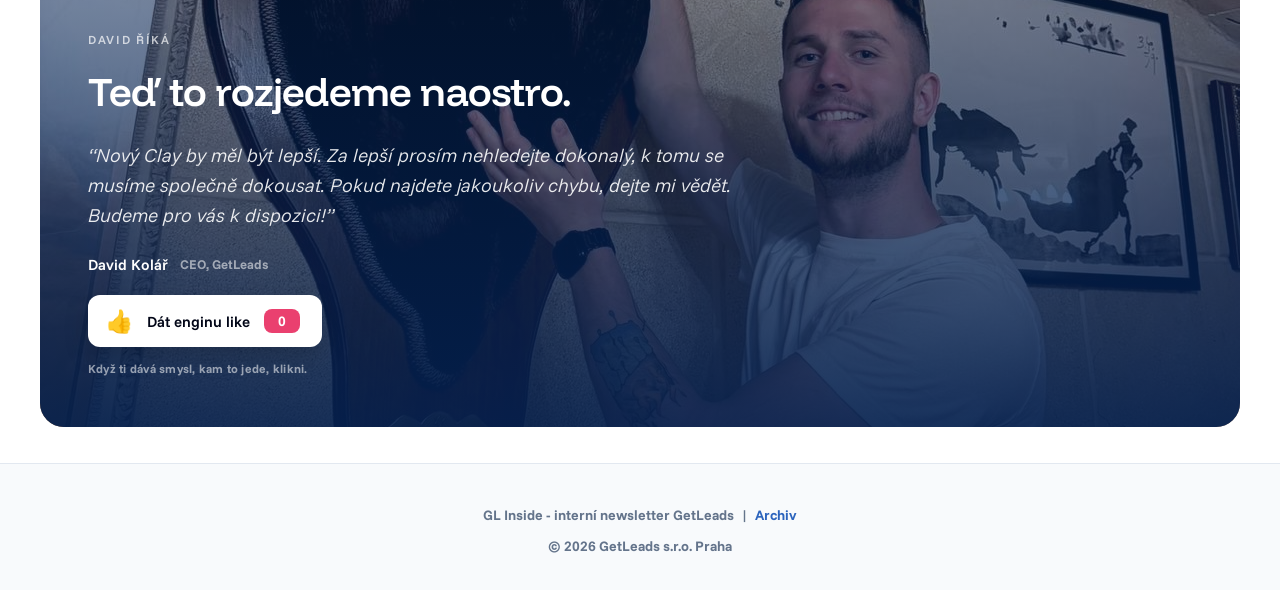
<file: issues/003.html>
<!DOCTYPE html>
<html lang="cs">
<head>
  <meta charset="UTF-8">
  <meta name="viewport" content="width=device-width, initial-scale=1.0">
  <title>GL Inside #003 - Engine je hotový</title>
  <link rel="stylesheet" href="../css/style.css">
  <style>
    /* --- Status semantic colors --- */
    :root {
      --color-warn: #B45309;
      --color-warn-bg: #FEF3C7;
      --color-success: #16A34A;
      --color-success-bg: #DCFCE7;
    }

    /* --- Article intro --- */
    .intro-text {
      font-size: clamp(16px, 2vw, 18px);
      font-weight: 300;
      line-height: 1.6;
      color: var(--color-text-secondary);
      max-width: 760px;
      margin-bottom: 28px;
    }

    /* --- Feature grid (sekce 1) --- */
    .feature-grid {
      display: grid;
      grid-template-columns: repeat(auto-fit, minmax(260px, 1fr));
      gap: 16px;
    }
    .feature {
      padding: 24px;
      transition: border-color 0.2s ease, box-shadow 0.2s ease, transform 0.2s ease;
    }
    .feature:hover {
      transform: translateY(-2px);
      border-color: var(--color-sky-blue-light);
      box-shadow: var(--shadow-md);
    }
    .feature__icon {
      font-size: 20px;
      display: inline-flex;
      width: 44px;
      height: 44px;
      align-items: center;
      justify-content: center;
      background: var(--color-rose-lightest);
      color: var(--color-rose);
      border-radius: var(--radius-lg);
      margin-bottom: 14px;
    }
    .feature__title {
      font-family: var(--font-display);
      font-size: 16px;
      font-weight: 600;
      color: var(--color-slate-darkest);
      margin-bottom: 8px;
      letter-spacing: -0.01em;
    }
    .feature__desc {
      font-size: 13.5px;
      line-height: 1.6;
      color: var(--color-text-secondary);
    }

    /* --- Klicovy zlom (highlight card) --- */
    .keymoment {
      padding: 32px 36px;
      background: var(--color-sky-blue-darkest);
      border: none;
      border-radius: var(--radius-2xl);
      color: #fff;
      margin-bottom: 20px;
      position: relative;
      overflow: hidden;
    }
    .keymoment::before {
      content: '';
      position: absolute;
      top: 0;
      left: 0;
      bottom: 0;
      width: 4px;
      background: var(--color-rose);
    }
    .keymoment__label {
      font-family: var(--font-body);
      font-size: 11px;
      font-weight: 700;
      text-transform: uppercase;
      letter-spacing: 0.12em;
      color: var(--color-rose-light);
      margin-bottom: 12px;
      display: inline-block;
      padding: 4px 12px;
      background: rgba(234, 64, 111, 0.15);
      border-radius: var(--radius-full);
    }
    .keymoment__title {
      font-family: var(--font-display);
      font-size: clamp(20px, 2.6vw, 26px);
      font-weight: 600;
      color: #fff;
      letter-spacing: -0.01em;
      margin-bottom: 14px;
      line-height: 1.25;
    }
    .keymoment__text {
      font-family: var(--font-body);
      font-size: 15px;
      font-weight: 300;
      line-height: 1.6;
      color: rgba(255, 255, 255, 0.85);
      max-width: 720px;
    }
    .keymoment__text strong {
      color: #fff;
      font-weight: 600;
    }
    @media (max-width: 600px) {
      .keymoment { padding: 24px 22px; }
    }

    /* --- Decisions stack (sekce 2 - .point styl) --- */
    .decisions {
      display: flex;
      flex-direction: column;
      gap: 10px;
    }
    .decision {
      padding: 20px 22px;
      display: flex;
      align-items: flex-start;
      gap: 14px;
      background: var(--color-bg-primary);
      border: 1px solid var(--color-border);
      border-radius: var(--radius-lg);
      transition: border-color 0.15s ease, background 0.15s ease;
    }
    .decision:hover {
      border-color: var(--color-sky-blue-light);
      background: var(--color-sky-blue-lightest);
    }
    .decision__num {
      font-family: var(--font-display);
      font-size: 13px;
      font-weight: 700;
      color: var(--color-sky-blue);
      flex-shrink: 0;
      width: 28px;
      height: 28px;
      display: flex;
      align-items: center;
      justify-content: center;
      background: var(--color-sky-blue-lightest);
      border-radius: var(--radius-md);
      margin-top: 1px;
    }
    .decision__body h4 {
      font-family: var(--font-display);
      font-size: 15px;
      font-weight: 600;
      color: var(--color-slate-darkest);
      margin-bottom: 4px;
      line-height: 1.35;
    }
    .decision__body p {
      font-size: 13.5px;
      line-height: 1.6;
      color: var(--color-text-secondary);
    }

    /* --- Clay Appka sekce --- */
    .appka-card {
      padding: 32px 36px;
      display: grid;
      grid-template-columns: 1.4fr 1fr;
      gap: 32px;
      align-items: start;
    }
    .appka-card__left h3 {
      font-family: var(--font-display);
      font-size: 20px;
      font-weight: 600;
      color: var(--color-slate-darkest);
      letter-spacing: -0.01em;
      margin-bottom: 12px;
    }
    .appka-card__left p {
      font-size: 14px;
      line-height: 1.6;
      color: var(--color-text-secondary);
      margin-bottom: 12px;
    }
    .appka-card__left p:last-child { margin-bottom: 0; }
    .appka-card__meta {
      display: flex;
      flex-wrap: wrap;
      gap: 8px;
      margin-top: 18px;
    }
    .appka-tag {
      display: inline-flex;
      align-items: center;
      gap: 6px;
      padding: 5px 12px;
      border-radius: var(--radius-full);
      font-size: 12px;
      font-weight: 500;
      background: var(--color-bg-subtle);
      color: var(--color-text-secondary);
      border: 1px solid var(--color-border);
    }
    .appka-tag--progress {
      background: var(--color-warn-bg);
      color: var(--color-warn);
      border-color: transparent;
    }
    .appka-tag--url {
      background: var(--color-sky-blue-lightest);
      color: var(--color-sky-blue-darkest);
      border-color: transparent;
      font-family: 'SF Mono', Menlo, Consolas, monospace;
    }
    .appka-card__right {
      background: var(--color-sky-blue-lightest);
      border-radius: var(--radius-lg);
      padding: 22px;
    }
    .appka-card__right h4 {
      font-family: var(--font-display);
      font-size: 13px;
      font-weight: 600;
      color: var(--color-sky-blue-darkest);
      text-transform: uppercase;
      letter-spacing: 0.08em;
      margin-bottom: 10px;
    }
    .appka-card__right p {
      font-size: 13px;
      line-height: 1.6;
      color: var(--color-sky-blue-darkest);
    }
    @media (max-width: 768px) {
      .appka-card {
        grid-template-columns: 1fr;
        padding: 24px;
        gap: 20px;
      }
    }

    /* --- HeyReach how-to video --- */
    .howto-video {
      max-width: 880px;
      margin: 0 auto;
    }
    .howto-video__frame {
      border-radius: var(--radius-xl);
      overflow: hidden;
      border: 1px solid var(--color-border);
      background: var(--color-slate-darkest);
      box-shadow: var(--shadow-md);
    }
    .howto-video__frame iframe {
      display: block;
      width: 100%;
      aspect-ratio: 16 / 9;
      border: none;
    }
    .howto-video__note {
      margin-top: 16px;
      display: flex;
      align-items: flex-start;
      gap: 12px;
      padding: 16px 20px;
      background: var(--color-rose-lightest);
      border-radius: var(--radius-lg);
      font-size: 14px;
      line-height: 1.55;
      color: var(--color-text-secondary);
    }
    .howto-video__note strong { color: var(--color-slate-darkest); }
    .howto-video__note-emoji { font-size: 20px; flex-shrink: 0; }

    /* --- Lessons (Z provozu) --- */
    .lessons-grid {
      display: grid;
      grid-template-columns: repeat(auto-fit, minmax(280px, 1fr));
      gap: 16px;
    }
    .lesson {
      padding: 24px;
      display: flex;
      flex-direction: column;
      transition: border-color 0.2s ease, box-shadow 0.2s ease, transform 0.2s ease;
    }
    .lesson:hover {
      transform: translateY(-2px);
      border-color: var(--color-sky-blue-light);
      box-shadow: var(--shadow-md);
    }
    .lesson__tag {
      display: inline-block;
      padding: 3px 10px;
      border-radius: var(--radius-full);
      font-size: 10px;
      font-weight: 700;
      letter-spacing: 0.08em;
      text-transform: uppercase;
      margin-bottom: 12px;
      align-self: flex-start;
      background: var(--color-warn-bg);
      color: var(--color-warn);
    }
    .lesson__title {
      font-family: var(--font-display);
      font-size: 16px;
      font-weight: 600;
      color: var(--color-slate-darkest);
      margin-bottom: 8px;
      line-height: 1.3;
    }
    .lesson__desc {
      font-size: 13.5px;
      line-height: 1.6;
      color: var(--color-text-secondary);
      margin-bottom: 14px;
      flex-grow: 1;
    }
    .lesson__lesson {
      font-size: 13px;
      line-height: 1.55;
      color: var(--color-text-secondary);
      padding: 10px 12px;
      background: var(--color-bg-subtle);
      border-radius: var(--radius-md);
    }
    .lesson__lesson strong {
      color: var(--color-slate-darkest);
      display: block;
      font-family: var(--font-body);
      font-size: 11px;
      text-transform: uppercase;
      letter-spacing: 0.06em;
      font-weight: 700;
      margin-bottom: 4px;
    }
    .lesson__lesson code {
      font-family: 'SF Mono', Menlo, Consolas, monospace;
      font-size: 12.5px;
      padding: 1px 5px;
      background: #fff;
      border-radius: var(--radius-sm);
      color: var(--color-sky-blue-darkest);
    }

    /* --- Wins (Highlights) --- */
    .wins-grid {
      display: grid;
      grid-template-columns: repeat(auto-fit, minmax(240px, 1fr));
      gap: 12px;
    }
    .win {
      padding: 16px 18px;
      display: flex;
      align-items: flex-start;
      gap: 12px;
      background: var(--color-success-bg);
      border-radius: var(--radius-lg);
      border: 1px solid transparent;
    }
    .win__check {
      width: 20px;
      height: 20px;
      border-radius: 50%;
      background: var(--color-success);
      color: #fff;
      display: inline-flex;
      align-items: center;
      justify-content: center;
      flex-shrink: 0;
      font-size: 12px;
      font-weight: 700;
      margin-top: 1px;
    }
    .win__text {
      font-size: 13.5px;
      line-height: 1.5;
      color: var(--color-slate-darkest);
    }
    .win__text strong {
      font-weight: 600;
    }

    /* --- Roadmap --- */
    .roadmap {
      display: flex;
      flex-direction: column;
      gap: 12px;
    }
    .roadmap-item {
      padding: 18px 22px;
      display: flex;
      align-items: flex-start;
      gap: 16px;
      background: var(--color-bg-primary);
      border: 1px solid var(--color-border);
      border-radius: var(--radius-lg);
      transition: border-color 0.15s ease;
    }
    .roadmap-item:hover {
      border-color: var(--color-sky-blue-light);
    }
    .roadmap-item__marker {
      width: 10px;
      height: 10px;
      border-radius: 50%;
      background: var(--color-rose);
      flex-shrink: 0;
      margin-top: 8px;
    }
    .roadmap-item__body h4 {
      font-family: var(--font-display);
      font-size: 15px;
      font-weight: 600;
      color: var(--color-slate-darkest);
      margin-bottom: 4px;
      line-height: 1.35;
    }
    .roadmap-item__body p {
      font-size: 13.5px;
      line-height: 1.55;
      color: var(--color-text-secondary);
    }

    /* --- David hero (photo overlay, jako #001/#002) --- */
    .david-hero {
      position: relative;
      border-radius: var(--radius-2xl);
      overflow: hidden;
      max-width: 1200px;
      margin: 0 auto 36px;
      aspect-ratio: 4 / 3;
      color: #fff;
      display: flex;
      align-items: flex-end;
    }
    .david-hero__bg {
      position: absolute;
      inset: 0;
      width: 100%;
      height: 100%;
      object-fit: cover;
      object-position: center center;
    }
    .david-hero__overlay {
      position: absolute;
      inset: 0;
      background: linear-gradient(to top, rgba(4, 33, 80, 0.92) 0%, rgba(4, 33, 80, 0.5) 55%, rgba(4, 33, 80, 0.05) 100%);
    }
    .david-hero__content {
      position: relative;
      z-index: 1;
      padding: 48px;
      max-width: 760px;
    }
    .david-hero__label {
      font-size: 12px;
      font-weight: 600;
      text-transform: uppercase;
      letter-spacing: 0.14em;
      color: rgba(255, 255, 255, 0.7);
      margin-bottom: 8px;
    }
    .david-hero__title {
      font-family: var(--font-display);
      font-size: clamp(28px, 4vw, 40px);
      font-weight: 600;
      letter-spacing: -0.02em;
      margin-bottom: 16px;
      color: #fff;
    }
    .david-hero__quote {
      font-family: var(--font-body);
      font-size: clamp(15px, 1.8vw, 19px);
      font-style: italic;
      font-weight: 300;
      line-height: 1.6;
      color: rgba(255, 255, 255, 0.9);
      margin-bottom: 22px;
    }
    .david-hero__sig {
      display: flex;
      gap: 12px;
      align-items: center;
      margin-bottom: 18px;
    }
    .david-hero__sig-name {
      font-size: 15px;
      font-weight: 600;
    }
    .david-hero__sig-role {
      font-size: 13px;
      color: rgba(255, 255, 255, 0.55);
    }
    @media (max-width: 768px) {
      .david-hero {
        aspect-ratio: auto;
        min-height: 520px;
        border-radius: 0;
        margin-left: -16px;
        margin-right: -16px;
      }
      .david-hero__content { padding: 28px 20px; }
    }

    /* --- Like button --- */
    .like {
      display: inline-flex;
      align-items: center;
      gap: 14px;
      padding: 12px 22px 12px 18px;
      background: #fff;
      color: var(--color-slate-darkest);
      border: none;
      border-radius: var(--radius-lg);
      font-family: var(--font-body);
      font-size: 15px;
      font-weight: 600;
      cursor: pointer;
      transition: transform 0.15s ease, box-shadow 0.15s ease;
      box-shadow: 0 8px 24px rgba(0, 0, 0, 0.18);
    }
    .like:hover {
      transform: translateY(-2px);
      box-shadow: 0 12px 32px rgba(0, 0, 0, 0.25);
    }
    .like:active { transform: translateY(0) scale(0.98); }
    .like__emoji {
      font-size: 22px;
      transition: transform 0.3s ease;
    }
    .like--clicked .like__emoji {
      animation: likePulse 0.5s ease;
    }
    @keyframes likePulse {
      0%   { transform: scale(1) rotate(0); }
      40%  { transform: scale(1.4) rotate(-14deg); }
      70%  { transform: scale(1.15) rotate(12deg); }
      100% { transform: scale(1) rotate(0); }
    }
    .like__count {
      min-width: 36px;
      padding: 3px 12px;
      background: var(--color-rose);
      color: #fff;
      border-radius: var(--radius-md);
      font-size: 14px;
      font-variant-numeric: tabular-nums;
      font-weight: 700;
      letter-spacing: -0.01em;
    }
    .like__hint {
      display: block;
      margin-top: 12px;
      font-size: 12px;
      color: rgba(255, 255, 255, 0.55);
      letter-spacing: 0.02em;
    }

    .footer--tight {
      padding: 40px 24px 28px;
      margin-top: 24px;
    }
  </style>
<style>
  .imageye-selected {
    outline: 2px solid black !important;
    box-shadow: 0 0 10px rgba(0, 0, 0, 0.5) !important;
  }
</style></head>
<body cz-shortcut-listen="true">

  <!-- Background -->
  <div class="bg-canvas"></div>

  <!-- Navbar -->
  <nav class="navbar">
    <div class="navbar__inner">
      <a href="../index.html" class="navbar__brand">
        <span class="navbar__logo">GL Inside</span>
        <span class="navbar__issue">#003</span>
      </a>
      <button class="navbar__hamburger" aria-label="Otevrit menu">
        <span></span>
        <span></span>
        <span></span>
      </button>
      <div class="navbar__links">
        <a href="#engine" class="navbar__link">Engine</a>
        <a href="#decisions" class="navbar__link">Designová rozhodnutí</a>
        <a href="#appka" class="navbar__link">Clay Appka</a>
        <a href="#heyreach" class="navbar__link">HeyReach</a>
        <a href="#provoz" class="navbar__link">Z provozu</a>
        <a href="#roadmap" class="navbar__link">Co dál</a>
        <a href="#david" class="navbar__link">David říká</a>
        <a href="../index.html" class="navbar__link">Archiv</a>
      </div>
    </div>
  </nav>

  <!-- Hero -->
  <header class="hero">
    <div class="hero__badge">
      <span class="hero__badge-dot"></span>
      Vydání #003
    </div>
    <h1 class="hero__title">
      Nový clay je <span class="accent">ready.</span>
    </h1>
    <p class="hero__subtitle">
      HR kampaně? Bez problému. Cizí jazyk taky a Clay Assistant dostane vlastní appku. Co se změnilo a proč zrovna takhle.
    </p>
    <div class="hero__date-badge">
      29. června 2026
    </div>
  </header>

  <!-- Sekce 1: Engine v kostce -->
  <section class="section" id="engine">
    <div class="section__header">
      <p class="section__label">Hlavní téma</p>
      <h2 class="section__title">Jak to teda teď funguje?</h2>
    </div>

    <p class="intro-text">
      Od minule jsme dotáhli HR větev až do zpráv, přidali angličtinu a němčinu (ta ještě potřebuje review od našeho německy mluvícího přítele) a taky Clay Assistant brzy dostane vlastní appku.
    </p>

    <p class="intro-text">
      Stručně řečeno, teďka jede HR, 🇬🇧 i 🇩🇪.
    </p>

    

    <div class="feature-grid">
      <div class="feature glass">
        <span class="feature__icon">🤖</span>
        <h3 class="feature__title">Clay Assistant (GPT)</h3>
        <p class="feature__desc">Z briefu klienta vyrobí pět konfiguračních sekcí: <strong>Popis</strong>, <strong>Diferenciátor</strong>, <strong>CTA</strong>, <strong>Cílová skupina,</strong> <strong>Kritéria</strong>.</p>
      </div>
      <div class="feature glass">
        <span class="feature__icon">🎯</span>
        <h3 class="feature__title">Scoring</h3>
        <p class="feature__desc">Každou firmu oskóruje: JE / NENÍ / Neznámé, vždy s důvodem. Absolutní i podmíněné brány.</p>
      </div>
      <div class="feature glass">
        <span class="feature__icon">💬</span>
        <h3 class="feature__title">Sales i HR režim</h3>
        <p class="feature__desc">Obchodní i náborové zprávy, oslovovací i follow-up. Přepíná se podle pole Typ kampaně.</p>
      </div>
      <div class="feature glass">
        <span class="feature__icon">🌍</span>
        <h3 class="feature__title">Anglická verze</h3>
        <p class="feature__desc">Outreach v angličtině, ne strojový překlad. Lokalizátor s tvrdými pravidly per jazyk.</p>
      </div>
      <div class="feature glass">
        <span class="feature__icon">🔗</span>
        <h3 class="feature__title">Doménová funkce</h3>
        <p class="feature__desc">Dohledá web firmy pro scrape. Když selže (generické názvy), použije LinkedIn jako vodítko.</p>
      </div>
    </div>
  </section>

  <div class="divider"><div class="divider__line"></div></div>

  <!-- Sekce 2: Designová rozhodnutí -->
  <section class="section" id="decisions">
    <div class="section__header">
      <p class="section__label">To zajímavé</p>
      <h2 class="section__title">Nad čím jsme přemýšleli</h2>
    </div>

    <p class="intro-text">
      Většina hodnoty není v tom, CO jsme udělali, ale PROČ jsme to udělali zrovna takhle.&nbsp;</p>

    <!-- Klíčový zlom: large highlight card -->
    <div class="keymoment">
      <span class="keymoment__label">Klíčový zlom</span>
      <h3 class="keymoment__title">Brána (Důvod, zda člověk je relevantní nebo ne) padá na důkazu nefitu, ne na chybějícím důkazu fitu.</h3>
      <p class="keymoment__text">
        Tvrdé brány vyžadovaly <strong>pozitivní</strong> potvrzení signálů (etablovanost, marketingová aktivita), které scrape často nedodá, protože je nemožné je najít na webu. Clay pak házel i dobré firmy jako nerelevantní jen proto, že o nich nebylo dost dat.&nbsp;<div><br></div><div><b style="color: rgb(255, 255, 255);">Tohle jsme otočili:</strong> firma vypadne jen na pozitivním důkazu, že je nefit (prokazatelně mikrofirma, čisté B2C, doložený konkurent). Chybějící data ji neshazují. Engine přestal vyhazovat dobré leady kvůli tenkým datům.
      </div></p>
    </div>

    <div class="decisions">
      <div class="decision">
        <span class="decision__num">1</span>
        <div class="decision__body">
          <h4>Jeden engine, ne dvacet verzí na míru</h4>
          <p>Klient žije v polích, ne v kódu. Pravidla jsou obecná, příklady v promptech vždy z jiného oboru, ať se nic nesveze k jednomu zákazníkovi.&nbsp;<div><br></div><div><span style="font-weight: bold;">Nový klient = vyplnit config, ne přestavět systém.</span></div></p>
        </div>
      </div>

      <div class="decision">
        <span class="decision__num">2</span>
        <div class="decision__body">
          <h4>Skórování neříká jen ano/ne</h4>
          <p>Jen „sedí, nesedí" je málo. Když firma dělá B2C i B2B, nemá smysl ji zahodit kvůli B2C. Má reálné B2B vztahy a kampaň prostě zacílíme na ně. Skórování proto má dva druhy pravidel: <strong>tvrdá</strong> (když je firma poruší, je to jasné NE, třeba prokazatelně jen koncoví zákazníci) a <strong>měkká</strong> (firma úplně nesedí, ale má výjimku, tak místo vyhození dostane „ano, ale s výhradou" a ještě ji mrkneme ručně). Engine umí odstíny, ne jen sekeru.</p>
        </div>
      </div>

      <div class="decision">
        <span class="decision__num">3</span>
        <div class="decision__body">
          <h4>Dvouprůchodové zprávy: obsah a redakce</h4>
          <p>Jeden prompt nezvládal obojí naráz. Buď seděl obsah a kulhala čeština, nebo naopak. Takže jsme to rozdělili. Jeden prompt (Generátor) vybere obsah a hodnotu, druhý prompt (redakce) učeše slovosled, shody a délku. Zprávy konečně zní česky, ne jak překlad.</p>
        </div>
      </div>

      <div class="decision">
        <span class="decision__num">4</span>
        <div class="decision__body">
          <h4>Follow-up informuje, neprodává</h4>
          <p>Druhý dotek nemá omílat produkt o pusu. Předá jeden užitečný pohled, něco, co si příjemce odnese, i kdyby neodepsal. CTA nevytváří tlak.</p>
        </div>
      </div>

      <div class="decision">
        <span class="decision__num">5</span>
        <div class="decision__body">
          <h4>HR je jiný svět než sales</h4>
          <p>Clay měl v DNA obchod, prodává produkt kupujícímu. U náborové kampaně je příjemce KANDIDÁT, ne zákazník, a hodnota je kariéra, ne produkt. HR režim adaptuje všech pět sekcí: firma jako zaměstnavatel, hodnota = proč u nás pracovat, CTA = kariérní konverzace, scoring hodnotí člověka.</p>
        </div>
      </div>

      <div class="decision">
        <span class="decision__num">6</span>
        <div class="decision__body">
          <h4>HR až do zpráv přes pole „Typ kampaně"</h4>
          <p>Kampaň si nově určujete hned na začátku dané tabulky v Clayi. Sales i HR generátor sedí vedle sebe, ale spustí se vždycky jen jeden podle pole Typ kampaně. Pak je sloučíme jednoduchým pravidlem a redakce (ta, co češe češtinu) je <strong>jen jedna</strong> a společná. Nečešeme dvakrát, neudržujeme dva systémy. Přidat nový režim je o přidání větve, ne o přestavbě.</p>
        </div>
      </div>

      <div class="decision">
        <span class="decision__num">7</span>
        <div class="decision__body">
          <h4>Anglická verze: lokalizovat, nepřekládat</h4>
          <p>„Vygenerujeme česky a přeložíme" má dvě díry: schvaluje se něco jiného než se posílá, a překlad češtiny vždycky lehce zavání překladem. Per-jazyk samostatná šablona s vyladěným lokalizátorem. Tvrdá pravidla: jména osob se neskloňují, názvy firem v originále, formálnost napevno, délka se hlídá, závěrečná otázka zůstane otázkou. „I hope this email finds you well" zakázáno.</p>
        </div>
      </div>

      <div class="decision">
        <span class="decision__num">8</span>
        <div class="decision__body">
          <h4>Jazyky: spouštíme jen ty, na které máme kontrolu kvality</h4>
          <p>Technicky umíme libovolný jazyk. Ale u jazyka, kterým nikdo z nás nemluví, neposoudíme, jestli to není trapas. A u zprávy jménem klienta cizí firmě je to riziko, co si nemůžeme dovolit. Napřed angličtina, případně němčina, další jazyk až s někým, kdo aspoň vzorek zkontroluje.</p>
        </div>
      </div>
    </div>
  </section>

  <div class="divider"><div class="divider__line"></div></div>

  <!-- Sekce 3: Clay Assistant appka -->
  <section class="section" id="appka">
    <div class="section__header">
      <p class="section__label">Rozjíždí se</p>
      <h2 class="section__title">Clay Assistant dostane vlastní appku</h2>
    </div>

    <div class="appka-card glass">
      <div class="appka-card__left">
        <h3>Bez limitů, v hezčím rozhraní</h3>
        <p>
          Clay Assistant teď žije jako GPT v ChatGPT a kolegové bez Plus narážejí na limity konverzace. Nemůžou ho pořádně používat. Dáváme ho do vlastní appky, kde si s ním budou psát bez limitů (platí se přes API z firemního účtu) a v hezčím rozhraní.
        </p>
        <div class="appka-card__meta">
          <span class="appka-tag appka-tag--url">apps.creaticom.cz</span>
          <span class="appka-tag appka-tag--progress">Ve vývoji</span>
          <span class="appka-tag">Pro celý tým</span>
        </div>
      </div>
      <div class="appka-card__right">
        <h4>Technicky</h4>
        <p>GPT z ChatGPT nejde přenést jako celek. Co přenášíme, je jeho mozek (instrukce + knowledge soubory) a vložíme ho do volání API. Appka dělá přesně totéž co GPT, jen přes API. Pro kolegu se nic nemění, jen mizí limity.</p>
      </div>
    </div>
  </section>

  <div class="divider"><div class="divider__line"></div></div>

  <!-- Sekce: HeyReach setup video -->
  <section class="section" id="heyreach">
    <div class="section__header">
      <p class="section__label">Návod</p>
      <h2 class="section__title">Pepa natočil nový setup HeyReache</h2>
    </div>

    <p class="intro-text">
      Pepa prošel krok za krokem, jak nastavit HeyReach po novu. Pustíš, klikáš podle něj a máš hotovo.
    </p>

    <div class="howto-video">
      <div class="howto-video__frame">
        <iframe src="https://www.youtube.com/embed/SgX63g2S0UU" title="Nový setup HeyReache - návod od Pepy" allow="accelerometer; autoplay; clipboard-write; encrypted-media; gyroscope; picture-in-picture" allowfullscreen></iframe>
      </div>
      <div class="howto-video__note">
        <span class="howto-video__note-emoji">📹</span>
        <p>Pepa u toho neměl webku, takže žádný obličej, jen sdílená obrazovka a hlas. Za produkční hodnotu <strong>bod mínus</strong>, za samotný návod <strong>deset bodů plus</strong>.</p>
      </div>
    </div>
  </section>

  <div class="divider"><div class="divider__line"></div></div>

  <!-- Sekce 4: Z provozu - co kouslo -->
  <section class="section" id="provoz">
    <div class="section__header">
      <p class="section__label">Z provozu</p>
      <h2 class="section__title">Co nás kouslo</h2>
    </div>

    <p class="intro-text">
      Pět vrásek, co jsme vyžehlili. Sdílím je, protože jsou to přesně ty věci, co příště ušetří hodinu hledání.
    </p>

    <div class="lessons-grid">
      <div class="lesson glass">
        <span class="lesson__tag">GOTCHA</span>
        <h3 class="lesson__title">Mezera zabíjí</h3>
        <p class="lesson__desc">
          V poli Typ kampaně bylo <code style="font-family: 'SF Mono', Menlo, monospace; font-size: 12.5px; background: var(--color-sky-blue-lightest); padding: 1px 5px; border-radius: 4px; color: var(--color-sky-blue-darkest);">HR&nbsp;</code> (mezera na konci) místo <code style="font-family: 'SF Mono', Menlo, monospace; font-size: 12.5px; background: var(--color-sky-blue-lightest); padding: 1px 5px; border-radius: 4px; color: var(--color-sky-blue-darkest);">HR</code>. Ta jedna mezera rozbila vyhodnocení podmínky a větev se nespustila.
        </p>
        <div class="lesson__lesson">
          <strong>Ponaučení</strong>
          Hodnoty v Select a v podmínkách musí sedět přesně, znak po znaku.
        </div>
      </div>

      <div class="lesson glass">
        <span class="lesson__tag">GOTCHA</span>
        <h3 class="lesson__title">Když se větev nespouští, podezřelá je podmínka</h3>
        <p class="lesson__desc">
          Sales zprávy se negenerovaly kvůli špatně nastavené run condition. Nezačal jsem hledat v promptu, i když by se hodilo.
        </p>
        <div class="lesson__lesson">
          <strong>Ponaučení</strong>
          Když se větev nespouští, první podezřelý je run condition, ne prompt.
        </div>
      </div>

      <div class="lesson glass">
        <span class="lesson__tag">GOTCHA</span>
        <h3 class="lesson__title">AI generátor vzorců v Clay si vymýšlí</h3>
        <p class="lesson__desc">
          Když mu necháš napsat vzorec, občas přidá nesmysl. Podmínku podle skóre, obalení do JSON, věci, co tam nemají co dělat.
        </p>
        <div class="lesson__lesson">
          <strong>Ponaučení</strong>
          Vzorce piš rovnou do formula boxu, ne přes AI pole.
        </div>
      </div>

      <div class="lesson glass">
        <span class="lesson__tag">GOTCHA</span>
        <h3 class="lesson__title">Po publikaci funkce dej Run</h3>
        <p class="lesson__desc">
          Po publikaci funkce se tabulka nepřepočítá sama. Drží stará data a další krok hlásí chybu, i když je všechno správně zapojené.
        </p>
        <div class="lesson__lesson">
          <strong>Ponaučení</strong>
          Vždycky dej Run na sloupec, jinak budeš ladit fantoma.
        </div>
      </div>

      <div class="lesson glass">
        <span class="lesson__tag">GOTCHA</span>
        <h3 class="lesson__title">Názvy polí musí sedět napříč řetězem</h3>
        <p class="lesson__desc">
          Když generátor vrací pole <code style="font-family: 'SF Mono', Menlo, monospace; font-size: 12.5px; background: var(--color-sky-blue-lightest); padding: 1px 5px; border-radius: 4px; color: var(--color-sky-blue-darkest);">message</code> a sloučení hledá <code style="font-family: 'SF Mono', Menlo, monospace; font-size: 12.5px; background: var(--color-sky-blue-lightest); padding: 1px 5px; border-radius: 4px; color: var(--color-sky-blue-darkest);">HRmessage</code>, jedna větev zůstane prázdná.
        </p>
        <div class="lesson__lesson">
          <strong>Ponaučení</strong>
          Většina záhad je rozjetý název, ne rozbitá logika.
        </div>
      </div>
    </div>
  </section>

  <div class="divider"><div class="divider__line"></div></div>

  <!-- Sekce 5: Co se povedlo -->
  <section class="section" id="wins">
    <div class="section__header">
      <p class="section__label">Highlights</p>
      <h2 class="section__title">Co se povedlo</h2>
    </div>

    <div class="wins-grid">
      <div class="win">
        <span class="win__check">✓</span>
        <p class="win__text"><strong>Funkční pipeline od briefu po HeyReach.</strong> Brief → config → scoring → zpráva → redakce → follow-up → push.</p>
      </div>
      <div class="win">
        <span class="win__check">✓</span>
        <p class="win__text"><strong>Obchod i nábor v jednom enginu.</strong> Sales i HR větev jedou až do zpráv a follow-upu, přepínané jedním polem.</p>
      </div>
      <div class="win">
        <span class="win__check">✓</span>
        <p class="win__text"><strong>Anglická verze hotová.</strong> Lokalizátor s tvrdými pravidly, ne strojový překlad.</p>
      </div>
      <div class="win">
        <span class="win__check">✓</span>
        <p class="win__text"><strong>Ověřeno na klientech.</strong> Signati i GetLeads. Scoring řeže zahraniční firmy, pouští české B2B, aplikuje výjimky.</p>
      </div>
      <div class="win">
        <span class="win__check">✓</span>
        <p class="win__text"><strong>Clay Assistant generuje použitelný config</strong> z briefu, sekci po sekci, v kvalitě připravené rovnou do Clay.</p>
      </div>
      <div class="win">
        <span class="win__check">✓</span>
        <p class="win__text"><strong>Zprávy zní česky.</strong> Dvouprůchodová redakce odvedla svoje.</p>
      </div>
      <div class="win">
        <span class="win__check">✓</span>
        <p class="win__text"><strong>Bez přestavby pro dalšího klienta.</strong> Vyplníš config a jedeš.</p>
      </div>
    </div>
  </section>

  <div class="divider"><div class="divider__line"></div></div>

  <!-- Sekce 6: Co dál -->
  <section class="section" id="roadmap">
    <div class="section__header">
      <p class="section__label">Roadmap</p>
      <h2 class="section__title">Co dál</h2>
    </div>

    <div class="roadmap">
      <div class="roadmap-item">
        <span class="roadmap-item__marker"></span>
        <div class="roadmap-item__body">
          <h4>Clay Assistant appka</h4>
          <p>Dotáhnout vlastní rozhraní na apps.creaticom.cz, ať kolegové bez Plus nemají limity.</p>
        </div>
      </div>
      <div class="roadmap-item">
        <span class="roadmap-item__marker"></span>
        <div class="roadmap-item__body">
          <h4>První ostrá kampaň v HR a EN režimu</h4>
          <p>Pustit naostro a doladit podle reálných dat. Sales mód už běží, čekáme co ukáže HR a anglická větev.</p>
        </div>
      </div>
    </div>
  </section>

  <div class="divider"><div class="divider__line"></div></div>

  <!-- David říká -->
  <section class="david-hero" id="david">
    <img class="david-hero__bg" src="../img/david.jpg" alt="David Kolář">
    <div class="david-hero__overlay"></div>
    <div class="david-hero__content">
      <p class="david-hero__label">David říká</p>
      <h2 class="david-hero__title">Teď to rozjedeme naostro.</h2>
      <p class="david-hero__quote">
        “Nový Clay by měl být lepší. Za lepší prosím nehledejte dokonalý, k tomu se musíme společně dokousat. Pokud najdete jakoukoliv chybu, dejte mi vědět. Budeme pro vás k dispozici!”
      </p>
      <div class="david-hero__sig">
        <span class="david-hero__sig-name">David Kolář</span>
        <span class="david-hero__sig-role">CEO, GetLeads</span>
      </div>
      <div>
        <button type="button" class="like" id="like-engine">
          <span class="like__emoji">👍</span>
          <span>Dát enginu like</span>
          <span class="like__count" id="like-engine-count">0</span>
        </button>
        <span class="like__hint">Když ti dává smysl, kam to jede, klikni.</span>
      </div>
    </div>
  </section>

  <script>
    (function () {
      const KEY = 'gl-inside-003-engine-likes';
      const btn = document.getElementById('like-engine');
      const countEl = document.getElementById('like-engine-count');
      if (!btn || !countEl) return;
      let n = parseInt(localStorage.getItem(KEY) || '0', 10);
      if (isNaN(n)) n = 0;
      countEl.textContent = n;
      btn.addEventListener('click', () => {
        n += 1;
        localStorage.setItem(KEY, String(n));
        countEl.textContent = n;
        btn.classList.remove('like--clicked');
        void btn.offsetWidth;
        btn.classList.add('like--clicked');
      });
    })();
  </script>

  <!-- Footer -->
  <footer class="footer footer--tight">
    <p>GL Inside - interní newsletter GetLeads | <a href="../index.html">Archiv</a></p>
    <p style="margin-top: 8px;">© 2026 GetLeads s.r.o. Praha</p>
  </footer>

  <script>
    document.querySelector('.navbar__hamburger').addEventListener('click', function () {
      this.classList.toggle('is-open');
      document.querySelector('.navbar__links').classList.toggle('is-open');
    });
  </script>





<div class="calendly-frame-tag" manager_id="53544443-e717-4c9a-9148-5559e13c8724" style="height: 0px; width: 0px; visibility: hidden;" id="53544443-e717-4c9a-9148-5559e13c8724"></div><veepn-lock-screen><style>@font-face{font-family:FigtreeVF;src:url(chrome-extension://majdfhpaihoncoakbjgbdhglocklcgno/fonts/FigtreeVF.woff2)format("woff2 supports variations"),url(chrome-extension://majdfhpaihoncoakbjgbdhglocklcgno/fonts/FigtreeVF.woff2)format("woff2-variations");font-weight:100 1000;font-display:swap}</style></veepn-lock-screen><protonpass-root-5c1d data-protonpass-role="root" data-protonpass-theme="os"></protonpass-root-5c1d></body></html>
</file>
<file: css/style.css>
/* ===================================================================
   GL Inside Newsletter - GetLeads brand
   Based on steenpad/design system (v1.0 2026)
   =================================================================== */

/* --- Funnel fonts via Google Fonts --- */
@import url('https://fonts.googleapis.com/css2?family=Funnel+Display:wght@300..800&family=Funnel+Sans:ital,wght@0,300..800;1,300..800&display=swap');

/* --- Design tokens --- */
:root {
  /* Brand: Sky Blue */
  --color-sky-blue-darkest: #042150;
  --color-sky-blue-dark: #042150;
  --color-sky-blue: #2C64BD;
  --color-sky-blue-light: #C9DEFF;
  --color-sky-blue-lightest: #EEF5FF;

  /* Brand: Rose (CTA accent) */
  --color-rose: #EA406F;
  --color-rose-hover: #D4335F;
  --color-rose-light: #FFA0BA;
  --color-rose-lightest: #FFEEF2;

  /* Slate (text, neutrals) */
  --color-slate-darkest: #020617;
  --color-slate-darker: #1E293B;
  --color-slate-dark: #475569;
  --color-slate-primary: #64748B;
  --color-slate-light: #CBD5E1;
  --color-slate-lighter: #E2E8F0;
  --color-slate-lightest: #F8FAFC;

  /* Semantic */
  --color-text-primary: var(--color-slate-darkest);
  --color-text-secondary: var(--color-slate-dark);
  --color-text-muted: var(--color-slate-primary);
  --color-text-inverse: #FFFFFF;

  --color-bg-primary: #FFFFFF;
  --color-bg-subtle: var(--color-slate-lightest);
  --color-bg-muted: var(--color-sky-blue-lightest);
  --color-bg-dark: var(--color-sky-blue-darkest);

  --color-border: var(--color-slate-lighter);
  --color-border-strong: var(--color-slate-light);

  /* Typography */
  --font-display: 'Funnel Display', system-ui, -apple-system, sans-serif;
  --font-body: 'Funnel Sans', system-ui, -apple-system, sans-serif;

  /* Radii */
  --radius-sm: 0.375rem;
  --radius-md: 0.5rem;
  --radius-lg: 0.75rem;
  --radius-xl: 1rem;
  --radius-2xl: 1.5rem;
  --radius-full: 9999px;

  /* Shadows */
  --shadow-sm: 0 1px 2px rgba(4, 33, 80, 0.05);
  --shadow-md: 0 4px 12px rgba(4, 33, 80, 0.08);
  --shadow-lg: 0 12px 32px rgba(4, 33, 80, 0.12);
  --shadow-accent: 0 8px 24px rgba(234, 64, 111, 0.25);
}

/* --- Reset & base --- */
*, *::before, *::after {
  margin: 0;
  padding: 0;
  box-sizing: border-box;
}

html {
  scroll-behavior: smooth;
  -webkit-font-smoothing: antialiased;
  -moz-osx-font-smoothing: grayscale;
}

body {
  font-family: var(--font-body);
  font-weight: 400;
  color: var(--color-text-secondary);
  line-height: 1.65;
  min-height: 100vh;
  overflow-x: hidden;
  background: var(--color-bg-primary);
}

a {
  color: var(--color-sky-blue);
  text-decoration: none;
  transition: color 0.15s ease;
}
a:hover { color: var(--color-sky-blue-darkest); }

/* --- Background: subtle, no animated orbs (brand says no heavy gradients) --- */
.bg-canvas {
  position: fixed;
  inset: 0;
  z-index: -1;
  background:
    radial-gradient(ellipse 80% 50% at 20% 0%, var(--color-sky-blue-lightest) 0%, transparent 60%),
    radial-gradient(ellipse 60% 40% at 90% 100%, var(--color-rose-lightest) 0%, transparent 60%),
    var(--color-bg-primary);
}

/* Background orbs - kept in DOM for backwards compat, hidden for clean look */
.bg-orb { display: none; }

/* --- Glass token -> now a clean white card (brand: no heavy gradients) --- */
.glass {
  background: var(--color-bg-primary);
  border: 1px solid var(--color-border);
  border-radius: var(--radius-xl);
  position: relative;
  transition: border-color 0.2s ease, box-shadow 0.2s ease;
}

/* --- Navbar --- */
.navbar {
  position: sticky;
  top: 0;
  z-index: 100;
  padding: 0 24px;
  backdrop-filter: blur(12px);
  -webkit-backdrop-filter: blur(12px);
  background: rgba(255, 255, 255, 0.85);
  border-bottom: 1px solid var(--color-border);
}

.navbar__inner {
  max-width: 1200px;
  margin: 0 auto;
  padding: 16px 0;
  display: flex;
  align-items: center;
  justify-content: space-between;
  border: none;
  border-radius: 0;
  background: transparent;
}

.navbar__brand {
  display: flex;
  align-items: center;
  gap: 10px;
  text-decoration: none;
  color: var(--color-slate-darkest);
}

.navbar__logo {
  font-family: var(--font-display);
  font-size: 20px;
  font-weight: 600;
  letter-spacing: -0.02em;
  color: var(--color-sky-blue-darkest);
  background: none;
  -webkit-text-fill-color: currentColor;
}

.navbar__issue {
  font-family: var(--font-body);
  font-size: 12px;
  font-weight: 500;
  color: var(--color-sky-blue-darkest);
  padding: 3px 10px;
  border-radius: var(--radius-full);
  background: var(--color-sky-blue-lightest);
  border: none;
  letter-spacing: 0.02em;
}

.navbar__links {
  display: flex;
  gap: 4px;
  flex-wrap: wrap;
}

.navbar__link {
  color: var(--color-text-secondary);
  text-decoration: none;
  font-size: 14px;
  font-weight: 500;
  padding: 8px 14px;
  border-radius: var(--radius-md);
  transition: all 0.15s ease;
}

.navbar__link:hover {
  color: var(--color-sky-blue-darkest);
  background: var(--color-sky-blue-lightest);
}

/* --- Hero --- */
.hero {
  display: flex;
  flex-direction: column;
  align-items: center;
  justify-content: center;
  text-align: center;
  padding: 96px 24px 56px;
  position: relative;
  max-width: 960px;
  margin: 0 auto;
}

.hero__badge {
  display: inline-flex;
  align-items: center;
  gap: 8px;
  padding: 6px 14px;
  border-radius: var(--radius-full);
  font-size: 13px;
  font-weight: 500;
  color: var(--color-rose);
  margin-bottom: 24px;
  background: var(--color-rose-lightest);
  border: 1px solid rgba(234, 64, 111, 0.18);
}

.hero__badge-dot {
  width: 7px;
  height: 7px;
  border-radius: 50%;
  background: var(--color-rose);
  box-shadow: 0 0 0 4px rgba(234, 64, 111, 0.18);
  animation: pulse 2s ease-in-out infinite;
}

@keyframes pulse {
  0%, 100% { opacity: 1; }
  50% { opacity: 0.5; }
}

.hero__title {
  font-family: var(--font-display);
  font-size: clamp(40px, 7vw, 72px);
  font-weight: 600;
  letter-spacing: -0.025em;
  line-height: 1.05;
  color: var(--color-slate-darkest);
  max-width: 900px;
  margin-bottom: 20px;
}

/* Per brand: no full-text gradients. Keep pink accent instead. */
.hero__title--gradient {
  color: var(--color-slate-darkest);
  background: none;
  -webkit-text-fill-color: currentColor;
}

.hero__title .accent,
.hero__title--gradient .accent {
  color: var(--color-rose);
}

.hero__subtitle {
  font-family: var(--font-body);
  font-size: clamp(17px, 2vw, 20px);
  font-weight: 300;
  color: var(--color-text-secondary);
  max-width: 640px;
  line-height: 1.6;
  margin-bottom: 28px;
}

.hero__date-badge {
  display: inline-flex;
  align-items: center;
  padding: 8px 16px;
  border-radius: var(--radius-lg);
  font-size: 14px;
  font-weight: 500;
  color: var(--color-text-muted);
  letter-spacing: 0.02em;
  background: var(--color-bg-subtle);
  border: 1px solid var(--color-border);
}

/* --- Sections --- */
.section {
  max-width: 1200px;
  margin: 0 auto;
  padding: 48px 24px;
}

.section__header {
  margin-bottom: 28px;
}

.section__label {
  font-family: var(--font-body);
  font-size: 12px;
  font-weight: 600;
  text-transform: uppercase;
  letter-spacing: 0.12em;
  color: var(--color-sky-blue);
  margin-bottom: 10px;
}

.section__title {
  font-family: var(--font-display);
  font-size: clamp(28px, 4vw, 40px);
  font-weight: 600;
  color: var(--color-slate-darkest);
  letter-spacing: -0.02em;
  line-height: 1.2;
}

/* --- Stats Grid --- */
.stats-grid {
  display: grid;
  grid-template-columns: repeat(auto-fit, minmax(220px, 1fr));
  gap: 16px;
}

.stat-card {
  padding: 28px 24px;
  text-align: center;
  transition: border-color 0.2s ease, box-shadow 0.2s ease, transform 0.2s ease;
}

.stat-card:hover {
  transform: translateY(-2px);
  border-color: var(--color-sky-blue-light);
  box-shadow: var(--shadow-md);
}

.stat-card__number {
  font-family: var(--font-display);
  font-size: 48px;
  font-weight: 600;
  letter-spacing: -0.025em;
  line-height: 1;
  margin-bottom: 8px;
  color: var(--color-sky-blue-darkest);
}

.stat-card__number--blue {
  color: var(--color-sky-blue-darkest);
  background: none;
  -webkit-text-fill-color: currentColor;
}

.stat-card__number--pink {
  color: var(--color-rose);
  background: none;
  -webkit-text-fill-color: currentColor;
}

.stat-card__number--white {
  color: var(--color-slate-darkest);
}

.stat-card__label {
  font-size: 14px;
  color: var(--color-text-muted);
  font-weight: 400;
}

/* --- Content Cards --- */
.cards-grid {
  display: grid;
  grid-template-columns: repeat(auto-fit, minmax(320px, 1fr));
  gap: 20px;
}

.content-card {
  padding: 28px;
  transition: border-color 0.2s ease, box-shadow 0.2s ease, transform 0.2s ease;
}

.content-card:hover {
  transform: translateY(-2px);
  border-color: var(--color-sky-blue-light);
  box-shadow: var(--shadow-md);
}

.content-card__icon {
  font-size: 24px;
  margin-bottom: 14px;
  display: inline-flex;
  width: 48px;
  height: 48px;
  align-items: center;
  justify-content: center;
  background: var(--color-rose-lightest);
  color: var(--color-rose);
  border-radius: var(--radius-lg);
}

.content-card__title {
  font-family: var(--font-display);
  font-size: 19px;
  font-weight: 500;
  color: var(--color-slate-darkest);
  margin-bottom: 10px;
  letter-spacing: -0.01em;
}

.content-card__text {
  font-size: 15px;
  line-height: 1.65;
  color: var(--color-text-secondary);
}

.content-card__tag {
  display: inline-block;
  margin-top: 14px;
  padding: 3px 10px;
  border-radius: var(--radius-full);
  font-size: 11px;
  font-weight: 600;
  letter-spacing: 0.04em;
  text-transform: uppercase;
  background: var(--color-sky-blue-lightest);
  color: var(--color-sky-blue-darkest);
  border: none;
}

.content-card__tag--pink {
  background: var(--color-rose-lightest);
  color: var(--color-rose);
  border: none;
}

/* --- Spotlight Card --- */
.spotlight-card {
  padding: 36px;
  display: flex;
  gap: 28px;
  align-items: center;
  max-width: 720px;
  transition: border-color 0.2s ease, box-shadow 0.2s ease, transform 0.2s ease;
}

.spotlight-card:hover {
  transform: translateY(-2px);
  border-color: var(--color-sky-blue-light);
  box-shadow: var(--shadow-md);
}

.spotlight__avatar {
  width: 88px;
  height: 88px;
  border-radius: var(--radius-xl);
  background: var(--color-sky-blue-lightest);
  border: 1px solid var(--color-border);
  flex-shrink: 0;
  display: flex;
  align-items: center;
  justify-content: center;
  font-size: 32px;
  color: var(--color-sky-blue-darkest);
}

.spotlight__info h3 {
  font-family: var(--font-display);
  font-size: 20px;
  font-weight: 600;
  color: var(--color-slate-darkest);
  margin-bottom: 4px;
  letter-spacing: -0.01em;
}

.spotlight__info .role {
  font-size: 14px;
  color: var(--color-sky-blue);
  font-weight: 500;
  margin-bottom: 10px;
}

.spotlight__info p {
  font-size: 15px;
  line-height: 1.6;
  color: var(--color-text-secondary);
}

/* --- Timeline --- */
.timeline {
  display: flex;
  flex-direction: column;
  gap: 12px;
}

.timeline-item {
  padding: 20px 24px;
  display: flex;
  align-items: center;
  gap: 18px;
  transition: border-color 0.2s ease, transform 0.2s ease;
}

.timeline-item:hover {
  transform: translateY(-1px);
  border-color: var(--color-sky-blue-light);
}

.timeline-item__marker {
  width: 10px;
  height: 10px;
  border-radius: 50%;
  background: var(--color-sky-blue);
  flex-shrink: 0;
}

.timeline-item__marker--pink {
  background: var(--color-rose);
}

.timeline-item__content h4 {
  font-family: var(--font-display);
  font-size: 16px;
  font-weight: 500;
  color: var(--color-slate-darkest);
  margin-bottom: 2px;
}

.timeline-item__content p {
  font-size: 14px;
  color: var(--color-text-muted);
}

/* --- Quote Panel --- */
.quote-panel {
  padding: 40px;
  max-width: 800px;
  position: relative;
  overflow: hidden;
  background: var(--color-sky-blue-lightest);
  border-color: transparent;
}

.quote-panel::after {
  content: '';
  position: absolute;
  top: 0;
  left: 0;
  bottom: 0;
  width: 4px;
  background: var(--color-rose);
  border-radius: 0;
}

.quote-panel__mark {
  font-family: var(--font-display);
  font-size: 56px;
  line-height: 1;
  color: var(--color-rose);
  font-weight: 700;
  margin-bottom: -8px;
  display: block;
}

.quote-panel__text {
  font-family: var(--font-body);
  font-size: clamp(17px, 2vw, 20px);
  font-style: italic;
  font-weight: 300;
  line-height: 1.6;
  color: var(--color-slate-darkest);
  margin-bottom: 22px;
}

.quote-panel__sig {
  display: flex;
  align-items: center;
  gap: 12px;
}

.quote-panel__sig-avatar {
  width: 40px;
  height: 40px;
  border-radius: var(--radius-lg);
  background: var(--color-sky-blue-darkest);
  display: flex;
  align-items: center;
  justify-content: center;
  font-family: var(--font-display);
  font-size: 16px;
  font-weight: 600;
  color: #fff;
}

.quote-panel__sig-name {
  font-size: 15px;
  font-weight: 600;
  color: var(--color-slate-darkest);
}

.quote-panel__sig-role {
  font-size: 13px;
  color: var(--color-text-muted);
}

/* --- Latest Issue Card --- */
.latest-card {
  display: flex;
  align-items: center;
  justify-content: space-between;
  gap: 28px;
  padding: 36px 40px;
  text-decoration: none;
  color: inherit;
  transition: border-color 0.2s ease, box-shadow 0.2s ease, transform 0.2s ease;
}

.latest-card:hover {
  transform: translateY(-2px);
  border-color: var(--color-sky-blue-light);
  box-shadow: var(--shadow-md);
}

.latest-card__left { flex: 1; }

.latest-card__issue {
  font-family: var(--font-body);
  font-size: 12px;
  font-weight: 600;
  color: var(--color-sky-blue);
  text-transform: uppercase;
  letter-spacing: 0.1em;
  margin-bottom: 10px;
}

.latest-card__title {
  font-family: var(--font-display);
  font-size: clamp(22px, 3vw, 28px);
  font-weight: 600;
  color: var(--color-slate-darkest);
  letter-spacing: -0.02em;
  margin-bottom: 10px;
  line-height: 1.2;
}

.latest-card__desc {
  font-size: 15px;
  line-height: 1.6;
  color: var(--color-text-secondary);
  max-width: 560px;
}

.latest-card__right {
  display: flex;
  flex-direction: column;
  align-items: flex-end;
  gap: 12px;
  flex-shrink: 0;
}

.latest-card__date {
  font-size: 13px;
  color: var(--color-text-muted);
}

.latest-card__cta {
  font-size: 14px;
  font-weight: 500;
  color: var(--color-text-inverse);
  padding: 10px 18px;
  border-radius: var(--radius-lg);
  background: var(--color-rose);
  border: none;
  transition: background 0.15s ease, transform 0.15s ease, box-shadow 0.15s ease;
  white-space: nowrap;
  display: inline-flex;
  align-items: center;
  gap: 6px;
}

.latest-card:hover .latest-card__cta {
  background: var(--color-rose-hover);
  box-shadow: var(--shadow-accent);
}

.latest-card__arrow {
  display: inline-block;
  transition: transform 0.2s ease;
}

.latest-card:hover .latest-card__arrow {
  transform: translateX(4px);
}

/* --- Archive Grid --- */
.archive-grid {
  display: grid;
  grid-template-columns: repeat(auto-fill, minmax(320px, 1fr));
  gap: 20px;
}

.archive-card {
  padding: 28px;
  text-decoration: none;
  color: inherit;
  display: block;
  transition: border-color 0.2s ease, box-shadow 0.2s ease, transform 0.2s ease;
}

.archive-card:hover {
  transform: translateY(-2px);
  border-color: var(--color-sky-blue-light);
  box-shadow: var(--shadow-md);
}

.archive-card__issue {
  font-size: 12px;
  font-weight: 600;
  color: var(--color-sky-blue);
  text-transform: uppercase;
  letter-spacing: 0.1em;
  margin-bottom: 10px;
}

.archive-card__title {
  font-family: var(--font-display);
  font-size: 20px;
  font-weight: 600;
  color: var(--color-slate-darkest);
  letter-spacing: -0.02em;
  margin-bottom: 8px;
  line-height: 1.25;
}

.archive-card__desc {
  font-size: 14px;
  line-height: 1.6;
  color: var(--color-text-secondary);
  margin-bottom: 16px;
}

.archive-card__date {
  font-size: 13px;
  color: var(--color-text-muted);
}

.archive-card__arrow {
  display: inline-block;
  margin-left: 6px;
  transition: transform 0.2s ease;
}

.archive-card:hover .archive-card__arrow { transform: translateX(4px); }

/* --- Footer --- */
.footer {
  text-align: center;
  padding: 64px 24px 40px;
  color: var(--color-text-muted);
  font-size: 14px;
  border-top: 1px solid var(--color-border);
  margin-top: 48px;
  background: var(--color-bg-subtle);
}

.footer__brand {
  font-family: var(--font-display);
  font-size: 18px;
  font-weight: 600;
  letter-spacing: -0.02em;
  color: var(--color-sky-blue-darkest);
  background: none;
  -webkit-text-fill-color: currentColor;
  margin-bottom: 6px;
}

.footer__tagline {
  color: var(--color-text-secondary);
  margin-bottom: 16px;
}

.footer__copy {
  color: var(--color-text-muted);
  font-size: 12px;
}

.footer a {
  color: var(--color-sky-blue);
}
.footer a:hover { color: var(--color-sky-blue-darkest); }

.footer p {
  margin-bottom: 4px;
}

/* --- Divider --- */
.divider {
  max-width: 1200px;
  margin: 0 auto;
  padding: 0 24px;
}

.divider__line {
  height: 1px;
  background: var(--color-border);
}

/* --- Hamburger Button --- */
.navbar__hamburger {
  display: none;
  flex-direction: column;
  justify-content: center;
  gap: 5px;
  width: 40px;
  height: 40px;
  background: var(--color-bg-subtle);
  border: 1px solid var(--color-border);
  border-radius: var(--radius-md);
  cursor: pointer;
  padding: 10px;
  flex-shrink: 0;
}

.navbar__hamburger span {
  display: block;
  width: 100%;
  height: 2px;
  background: var(--color-slate-darkest);
  border-radius: 2px;
  transition: all 0.2s ease;
  transform-origin: center;
}

/* --- Responsive --- */
@media (max-width: 960px) {
  .navbar__links {
    gap: 2px;
  }
  .navbar__link {
    font-size: 13px;
    padding: 6px 10px;
  }
  .section {
    padding: 40px 20px;
  }
  .hero {
    padding: 72px 20px 40px;
  }
}

@media (max-width: 768px) {
  .navbar {
    padding: 0 16px;
  }

  .navbar__inner {
    padding: 12px 0;
    flex-wrap: wrap;
  }

  .navbar__hamburger {
    display: flex;
  }

  .navbar__hamburger.is-open span:nth-child(1) {
    transform: rotate(45deg) translate(4px, 4px);
  }

  .navbar__hamburger.is-open span:nth-child(2) {
    opacity: 0;
  }

  .navbar__hamburger.is-open span:nth-child(3) {
    transform: rotate(-45deg) translate(4px, -4px);
  }

  .navbar__links {
    display: none;
    flex-direction: column;
    width: 100%;
    padding-top: 12px;
    margin-top: 10px;
    border-top: 1px solid var(--color-border);
    gap: 0;
  }

  .navbar__links.is-open {
    display: flex;
  }

  .navbar__link {
    padding: 12px 14px;
    font-size: 15px;
    border-radius: var(--radius-md);
  }

  .hero {
    padding: 56px 16px 32px;
  }

  .hero__title {
    font-size: clamp(32px, 9vw, 48px);
  }

  .hero__subtitle {
    font-size: 16px;
  }

  .section {
    padding: 32px 16px;
  }

  .section__title {
    font-size: clamp(24px, 6vw, 32px);
  }

  .stats-grid {
    grid-template-columns: repeat(2, 1fr);
    gap: 12px;
  }

  .stat-card {
    padding: 20px 16px;
  }

  .stat-card__number {
    font-size: 36px;
  }

  .cards-grid {
    grid-template-columns: 1fr;
  }

  .content-card {
    padding: 24px;
  }

  .spotlight-card {
    flex-direction: column;
    text-align: center;
    padding: 28px 20px;
    gap: 20px;
  }

  .quote-panel {
    padding: 28px 24px;
  }

  .quote-panel__mark {
    font-size: 42px;
  }

  .latest-card {
    flex-direction: column;
    align-items: flex-start;
    padding: 24px 20px;
    gap: 16px;
  }

  .latest-card__right {
    flex-direction: row-reverse;
    align-items: center;
    justify-content: space-between;
    width: 100%;
  }

  .latest-card__title {
    font-size: 22px;
  }

  .archive-grid {
    grid-template-columns: 1fr;
  }

  .archive-card {
    padding: 24px;
  }

  .footer {
    padding: 48px 20px 32px;
  }
}

@media (max-width: 480px) {
  .stats-grid {
    grid-template-columns: 1fr;
  }

  .hero__badge {
    font-size: 12px;
    padding: 5px 12px;
  }

  .hero {
    padding: 40px 16px 24px;
  }

  .hero__title {
    font-size: 30px;
  }

  .hero__subtitle {
    font-size: 15px;
  }

  .section {
    padding: 28px 16px;
  }

  .section__title {
    font-size: 24px;
  }
}
</file>
